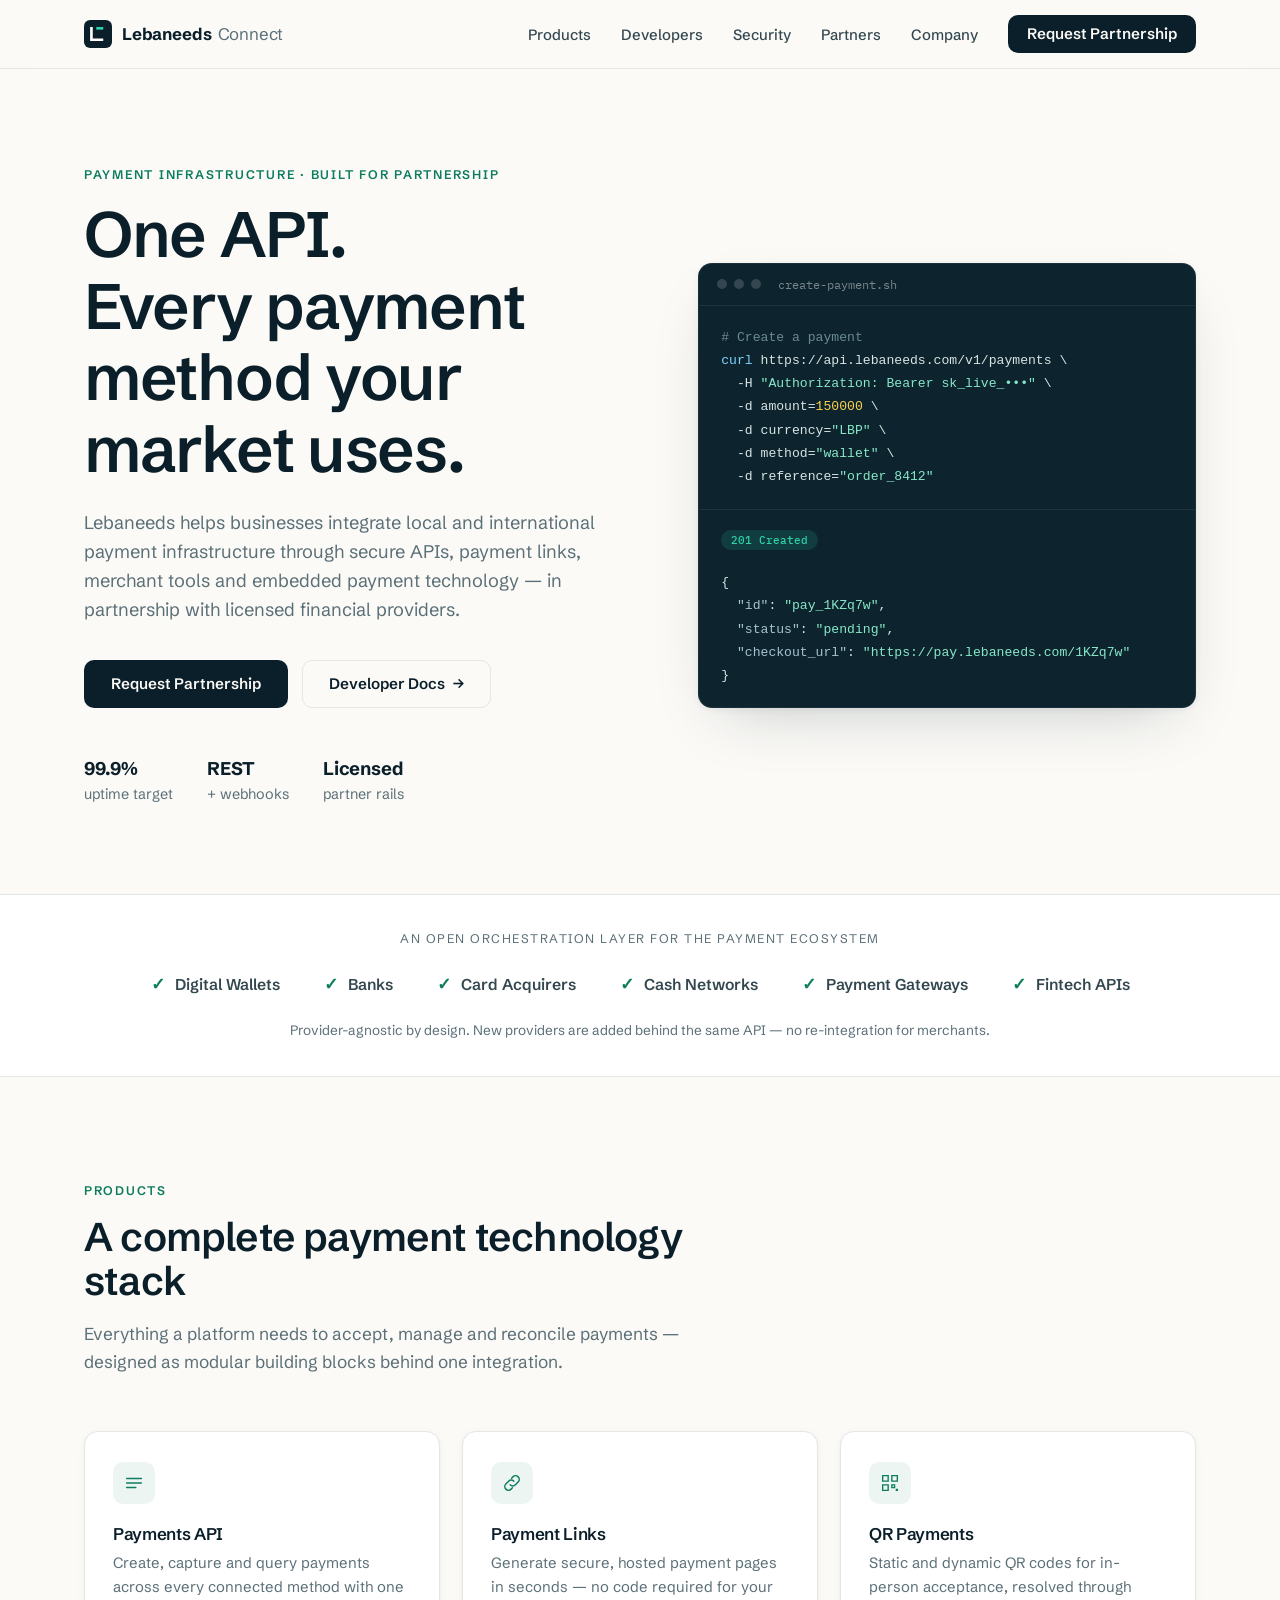
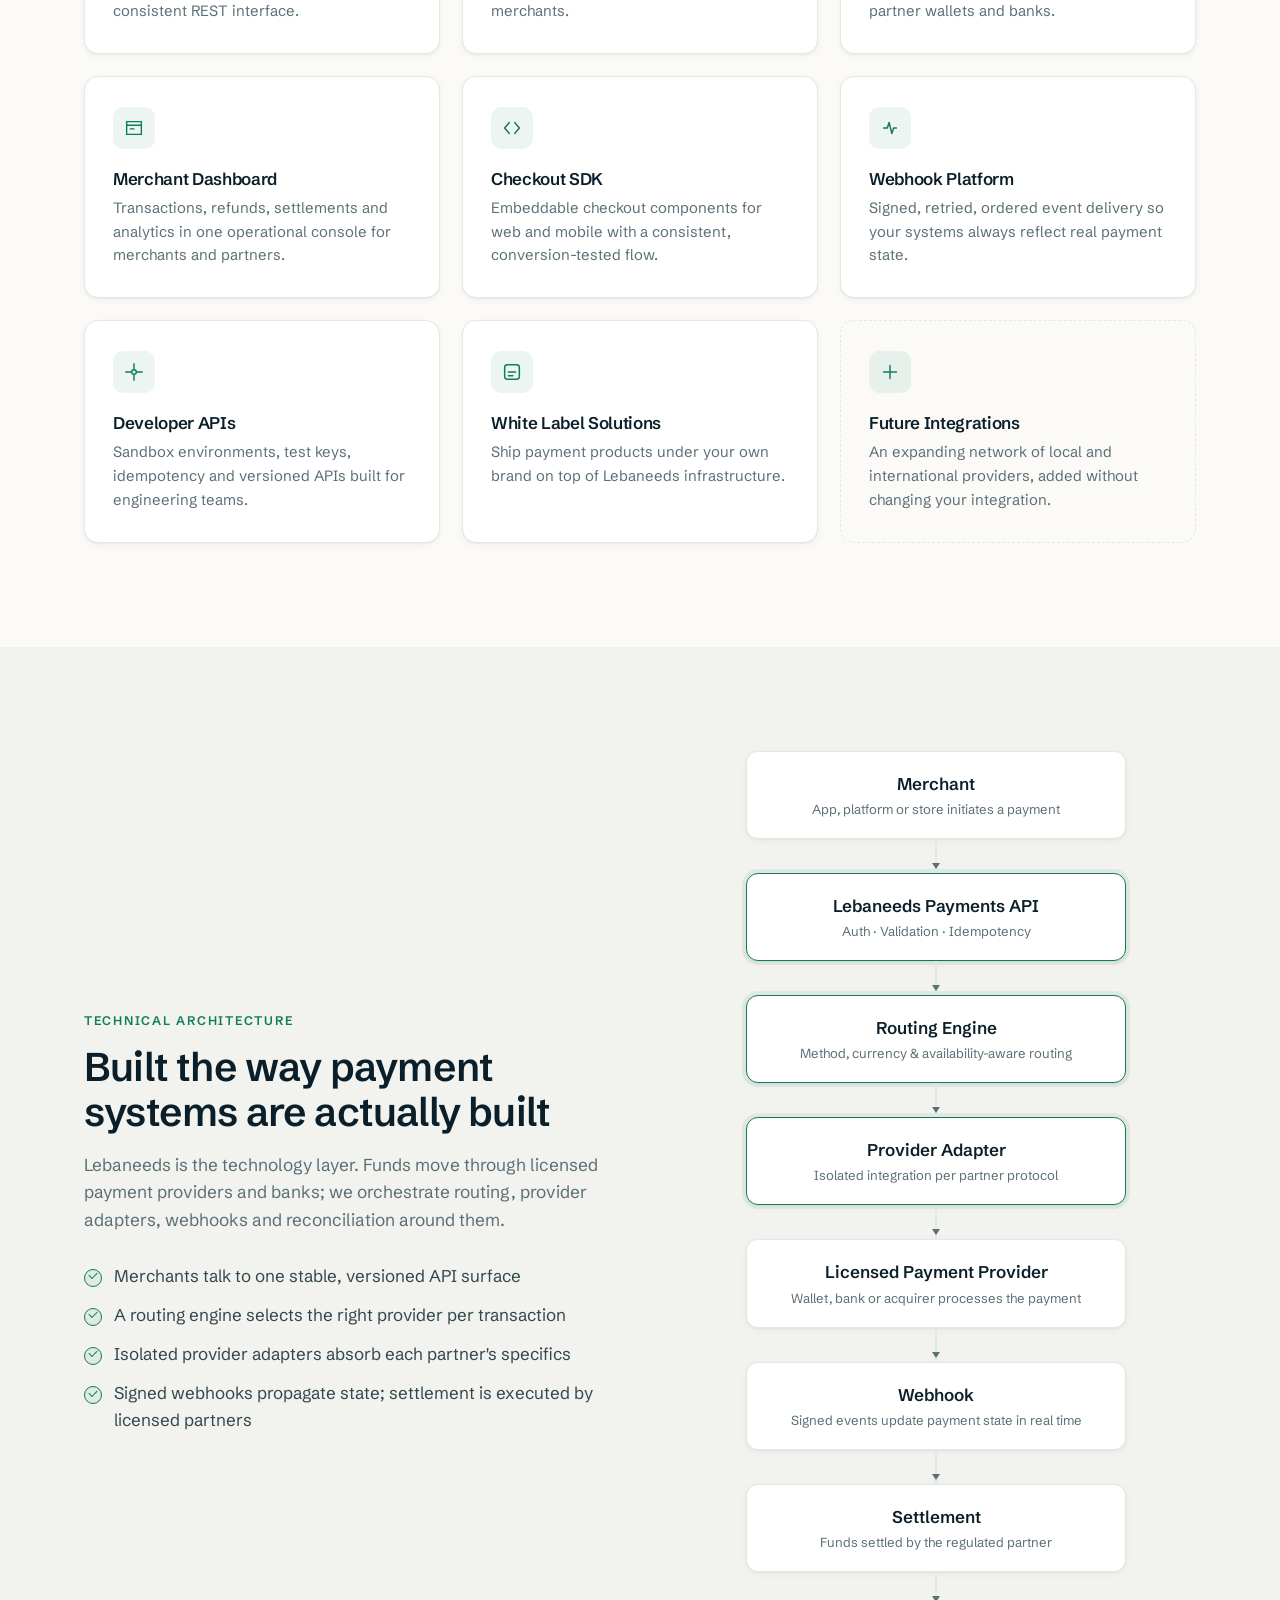
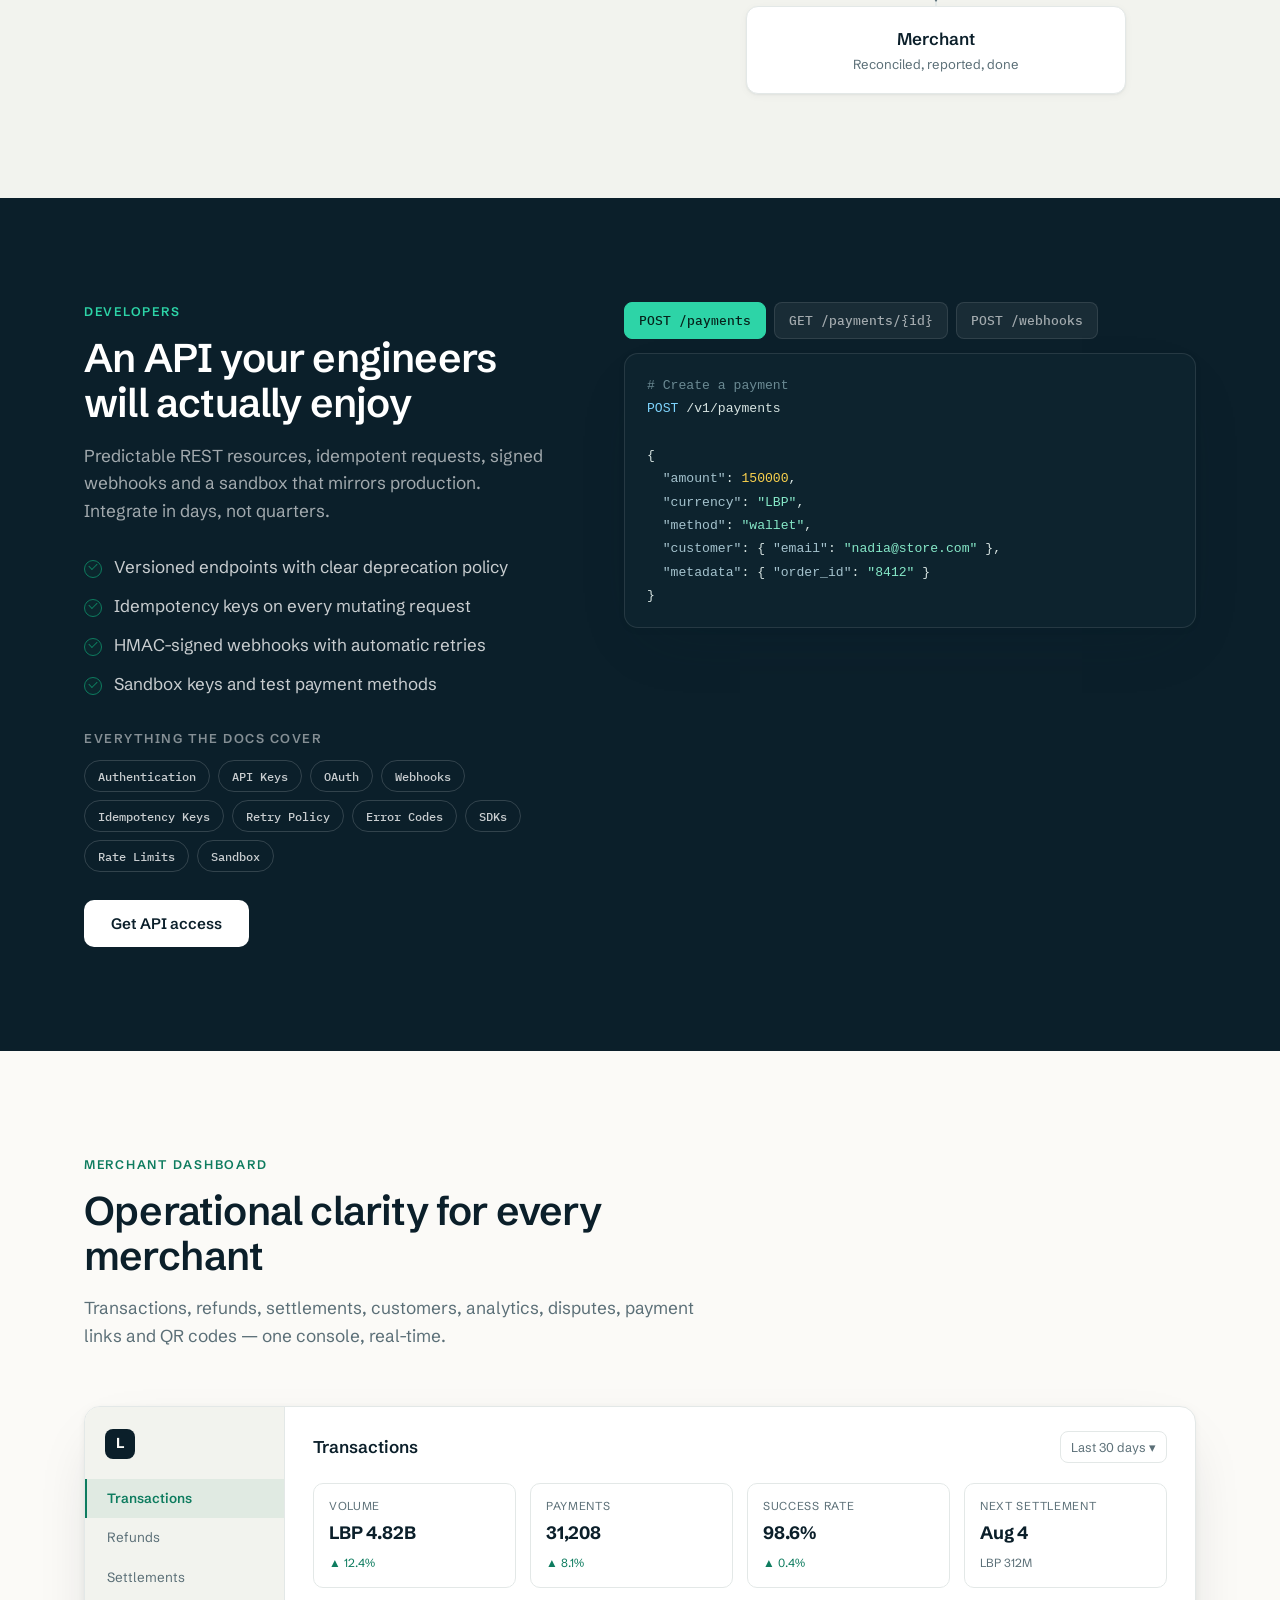
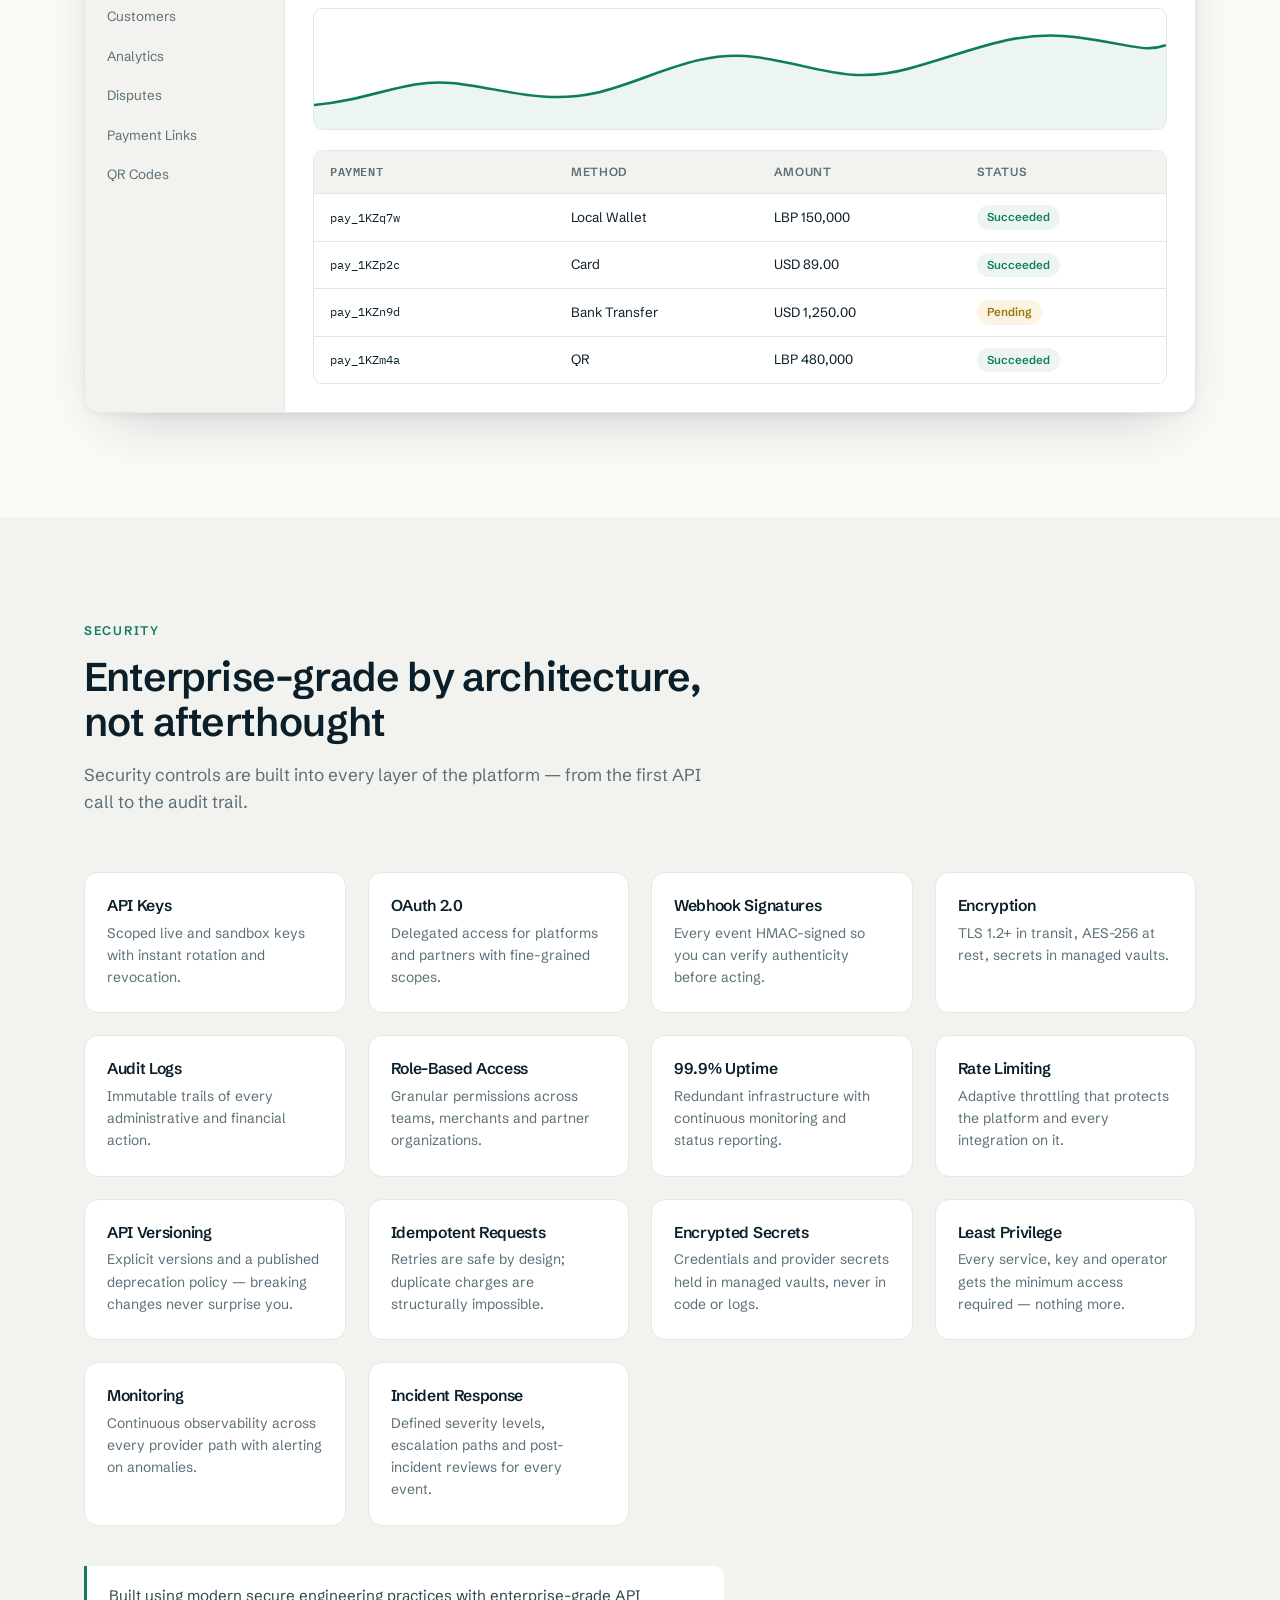
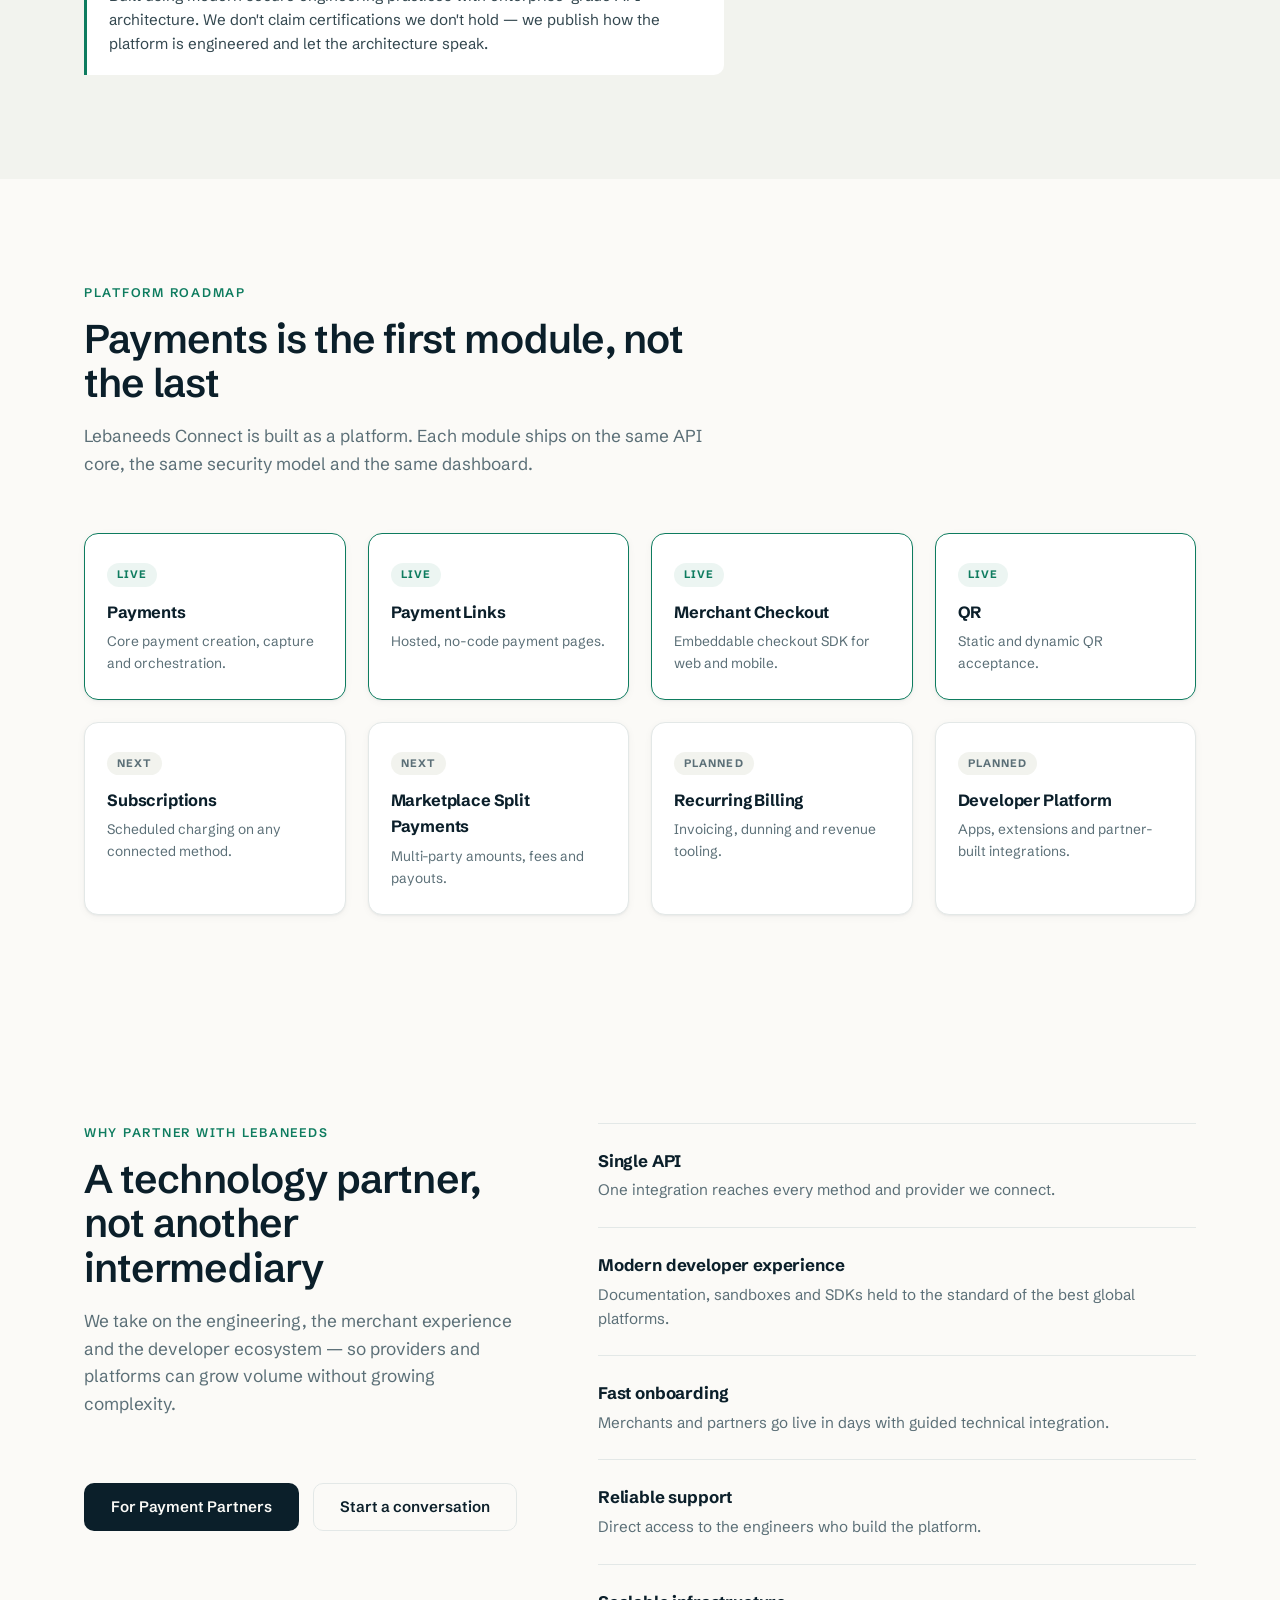
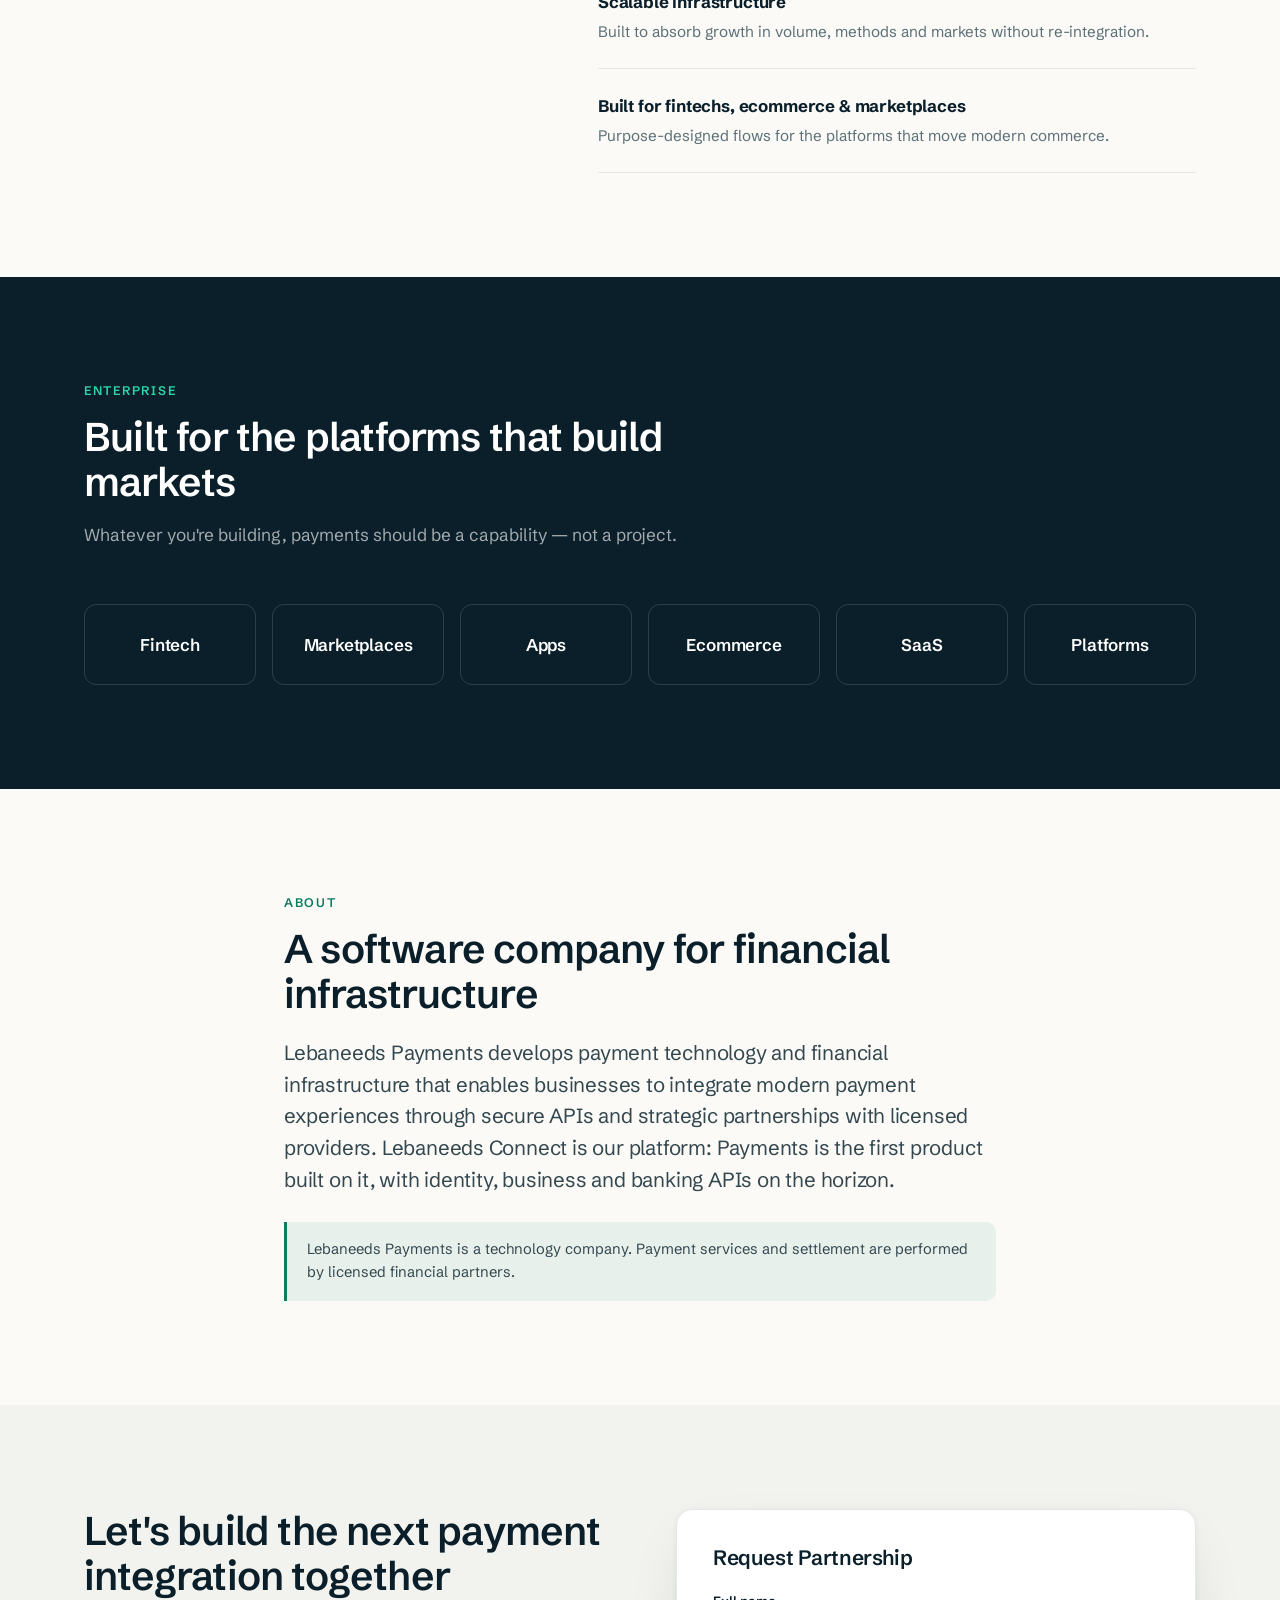
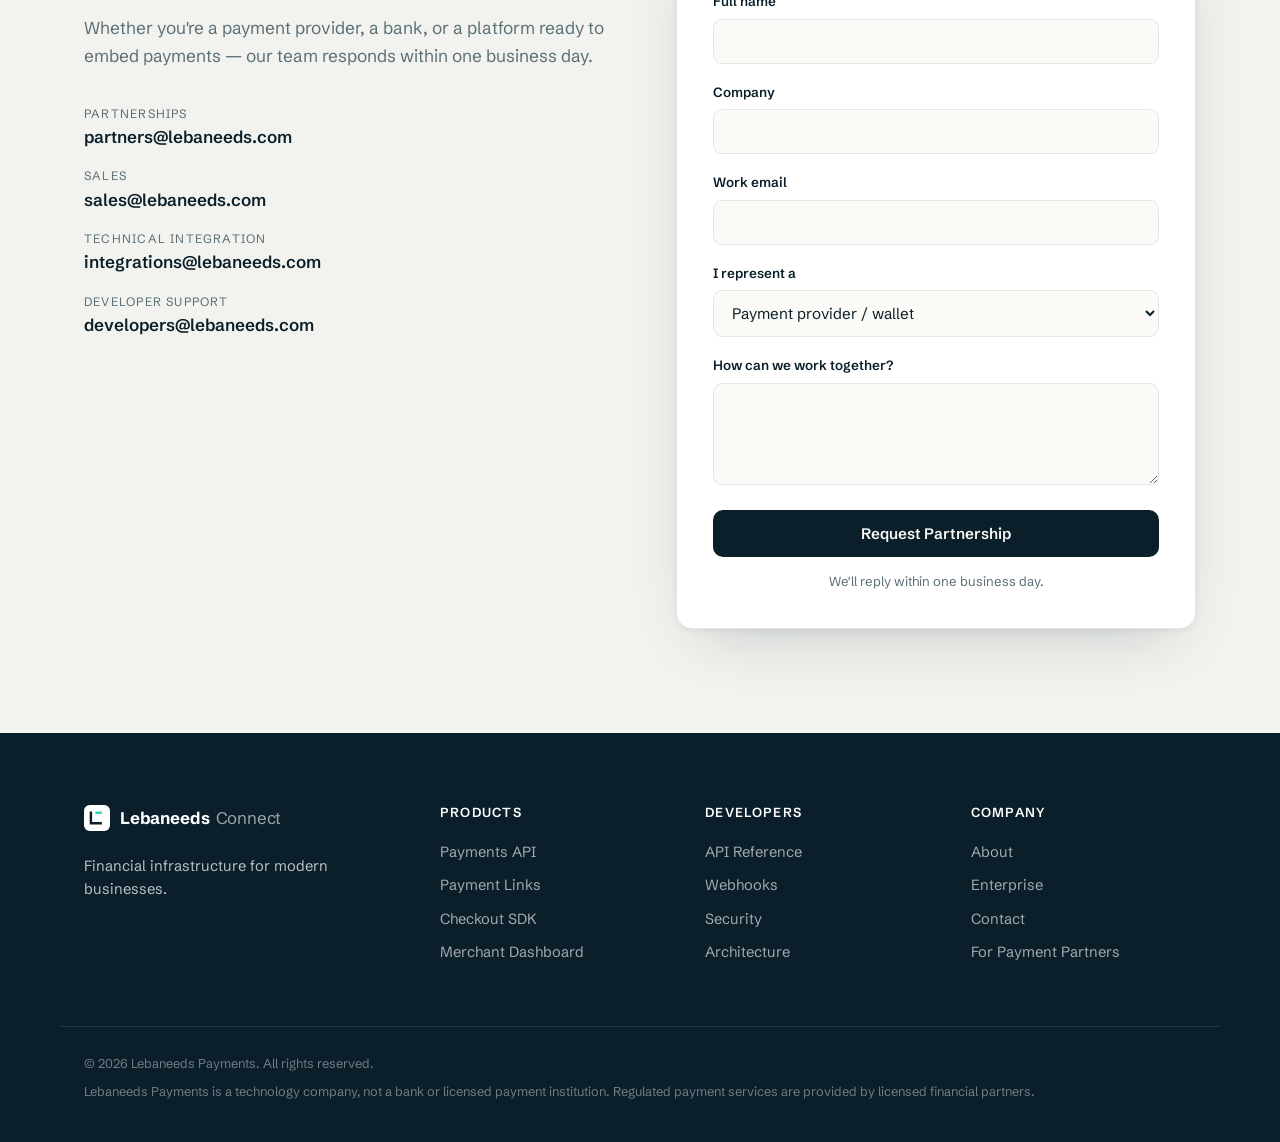
<file: index.html>
<!DOCTYPE html>
<html lang="en">
<head>
<meta charset="UTF-8">
<meta name="viewport" content="width=device-width, initial-scale=1.0">
<title>Lebaneeds Connect — Financial Infrastructure for Modern Businesses</title>
<meta name="description" content="Lebaneeds Connect is the payment infrastructure platform by Lebaneeds Payments. Integrate local and international payment methods through one secure API, in partnership with licensed providers.">
<link rel="preconnect" href="https://fonts.googleapis.com">
<link rel="preconnect" href="https://fonts.gstatic.com" crossorigin>
<link href="https://fonts.googleapis.com/css2?family=Schibsted+Grotesk:wght@400;500;600;700&family=IBM+Plex+Mono:wght@400;500&display=swap" rel="stylesheet">
<link rel="stylesheet" href="styles.css">
<link rel="icon" href="data:image/svg+xml,<svg xmlns='http://www.w3.org/2000/svg' viewBox='0 0 32 32'><rect width='32' height='32' rx='7' fill='%230b1f2a'/><path d='M10 8v13h12v3H7V8h3z' fill='%23ffffff'/><rect x='14' y='8' width='8' height='3' fill='%232dd4a7'/></svg>">
</head>
<body>

<a class="skip-link" href="#main">Skip to content</a>

<header class="site-header" id="top">
  <div class="container header-inner">
    <a class="brand" href="#top" aria-label="Lebaneeds Payments home">
      <span class="brand-mark" aria-hidden="true">
        <svg viewBox="0 0 32 32" width="28" height="28"><rect width="32" height="32" rx="7" fill="var(--ink)"/><path d="M10 8v13h12v3H7V8h3z" fill="#fff"/><rect x="14" y="8" width="8" height="3" fill="var(--accent)"/></svg>
      </span>
      <span class="brand-name">Lebaneeds<span class="brand-sub">Connect</span></span>
    </a>
    <nav class="main-nav" aria-label="Primary">
      <button class="nav-toggle" aria-expanded="false" aria-controls="nav-list">
        <span class="nav-toggle-bar"></span><span class="nav-toggle-bar"></span>
        <span class="visually-hidden">Menu</span>
      </button>
      <ul class="nav-list" id="nav-list">
        <li><a href="#products">Products</a></li>
        <li><a href="#developers">Developers</a></li>
        <li><a href="#security">Security</a></li>
        <li><a href="partners.html">Partners</a></li>
        <li><a href="#about">Company</a></li>
        <li class="nav-cta"><a class="btn btn-primary btn-sm" href="#contact">Request Partnership</a></li>
      </ul>
    </nav>
  </div>
</header>

<main id="main">

  <!-- ============ HERO ============ -->
  <section class="hero">
    <div class="container hero-grid">
      <div class="hero-copy reveal">
        <p class="eyebrow">Payment infrastructure · Built for partnership</p>
        <h1>One API.<br>Every payment method your market uses.</h1>
        <p class="lede">Lebaneeds helps businesses integrate local and international payment infrastructure through secure APIs, payment links, merchant tools and embedded payment technology — in partnership with licensed financial providers.</p>
        <div class="hero-actions">
          <a class="btn btn-primary" href="#contact">Request Partnership</a>
          <a class="btn btn-ghost" href="#developers">Developer Docs <span aria-hidden="true">→</span></a>
        </div>
        <ul class="hero-facts" aria-label="Key facts">
          <li><strong>99.9%</strong> uptime target</li>
          <li><strong>REST</strong> + webhooks</li>
          <li><strong>Licensed</strong> partner rails</li>
        </ul>
      </div>
      <div class="hero-panel reveal delay-1" aria-hidden="true">
        <div class="code-window">
          <div class="code-window-bar">
            <span class="dot"></span><span class="dot"></span><span class="dot"></span>
            <span class="code-window-title">create-payment.sh</span>
          </div>
          <pre class="code"><code><span class="c"># Create a payment</span>
<span class="k">curl</span> https://api.lebaneeds.com/v1/payments \
  -H <span class="s">"Authorization: Bearer sk_live_•••"</span> \
  -d amount=<span class="n">150000</span> \
  -d currency=<span class="s">"LBP"</span> \
  -d method=<span class="s">"wallet"</span> \
  -d reference=<span class="s">"order_8412"</span></code></pre>
          <div class="code-response">
            <span class="badge badge-ok">201 Created</span>
            <pre class="code"><code>{
  <span class="p">"id"</span>: <span class="s">"pay_1KZq7w"</span>,
  <span class="p">"status"</span>: <span class="s">"pending"</span>,
  <span class="p">"checkout_url"</span>: <span class="s">"https://pay.lebaneeds.com/1KZq7w"</span>
}</code></pre>
          </div>
        </div>
      </div>
    </div>
  </section>

  <!-- ============ INTEGRATION ECOSYSTEM ============ -->
  <section class="integrations" aria-label="Integration ecosystem" id="ecosystem">
    <div class="container">
      <p class="strip-label">An open orchestration layer for the payment ecosystem</p>
      <ul class="method-strip">
        <li><span class="method-icon" aria-hidden="true">✓</span>Digital Wallets</li>
        <li><span class="method-icon" aria-hidden="true">✓</span>Banks</li>
        <li><span class="method-icon" aria-hidden="true">✓</span>Card Acquirers</li>
        <li><span class="method-icon" aria-hidden="true">✓</span>Cash Networks</li>
        <li><span class="method-icon" aria-hidden="true">✓</span>Payment Gateways</li>
        <li><span class="method-icon" aria-hidden="true">✓</span>Fintech APIs</li>
      </ul>
      <p class="strip-note">Provider-agnostic by design. New providers are added behind the same API — no re-integration for merchants.</p>
    </div>
  </section>

  <!-- ============ PRODUCTS ============ -->
  <section class="section" id="products">
    <div class="container">
      <div class="section-head reveal">
        <p class="eyebrow">Products</p>
        <h2>A complete payment technology stack</h2>
        <p class="section-lede">Everything a platform needs to accept, manage and reconcile payments — designed as modular building blocks behind one integration.</p>
      </div>
      <div class="card-grid">
        <article class="card reveal">
          <div class="card-icon" aria-hidden="true"><svg viewBox="0 0 24 24"><path d="M4 7h16M4 12h16M4 17h10" stroke="currentColor" stroke-width="1.6" stroke-linecap="round"/></svg></div>
          <h3>Payments API</h3>
          <p>Create, capture and query payments across every connected method with one consistent REST interface.</p>
        </article>
        <article class="card reveal">
          <div class="card-icon" aria-hidden="true"><svg viewBox="0 0 24 24"><path d="M10 14a4 4 0 005.7 0l3-3a4 4 0 00-5.7-5.7l-1.4 1.5M14 10a4 4 0 00-5.7 0l-3 3a4 4 0 005.7 5.7l1.4-1.5" stroke="currentColor" stroke-width="1.6" stroke-linecap="round" fill="none"/></svg></div>
          <h3>Payment Links</h3>
          <p>Generate secure, hosted payment pages in seconds — no code required for your merchants.</p>
        </article>
        <article class="card reveal">
          <div class="card-icon" aria-hidden="true"><svg viewBox="0 0 24 24"><path d="M4 4h6v6H4zM14 4h6v6h-6zM4 14h6v6H4zM14 14h3v3h-3zM19 19h1v1h-1z" stroke="currentColor" stroke-width="1.5" fill="none"/></svg></div>
          <h3>QR Payments</h3>
          <p>Static and dynamic QR codes for in-person acceptance, resolved through partner wallets and banks.</p>
        </article>
        <article class="card reveal">
          <div class="card-icon" aria-hidden="true"><svg viewBox="0 0 24 24"><path d="M4 5h16v14H4zM4 9h16M8 13h4" stroke="currentColor" stroke-width="1.5" fill="none" stroke-linecap="round"/></svg></div>
          <h3>Merchant Dashboard</h3>
          <p>Transactions, refunds, settlements and analytics in one operational console for merchants and partners.</p>
        </article>
        <article class="card reveal">
          <div class="card-icon" aria-hidden="true"><svg viewBox="0 0 24 24"><path d="M9 6l-5 6 5 6M15 6l5 6-5 6" stroke="currentColor" stroke-width="1.6" fill="none" stroke-linecap="round" stroke-linejoin="round"/></svg></div>
          <h3>Checkout SDK</h3>
          <p>Embeddable checkout components for web and mobile with a consistent, conversion-tested flow.</p>
        </article>
        <article class="card reveal">
          <div class="card-icon" aria-hidden="true"><svg viewBox="0 0 24 24"><path d="M5 12h4l2-6 3 12 2-6h3" stroke="currentColor" stroke-width="1.6" fill="none" stroke-linecap="round" stroke-linejoin="round"/></svg></div>
          <h3>Webhook Platform</h3>
          <p>Signed, retried, ordered event delivery so your systems always reflect real payment state.</p>
        </article>
        <article class="card reveal">
          <div class="card-icon" aria-hidden="true"><svg viewBox="0 0 24 24"><path d="M12 3v6m0 6v6M3 12h6m6 0h6" stroke="currentColor" stroke-width="1.6" stroke-linecap="round"/><circle cx="12" cy="12" r="2.5" stroke="currentColor" stroke-width="1.6" fill="none"/></svg></div>
          <h3>Developer APIs</h3>
          <p>Sandbox environments, test keys, idempotency and versioned APIs built for engineering teams.</p>
        </article>
        <article class="card reveal">
          <div class="card-icon" aria-hidden="true"><svg viewBox="0 0 24 24"><rect x="4" y="4" width="16" height="16" rx="3" stroke="currentColor" stroke-width="1.6" fill="none"/><path d="M8 12h8M8 16h5" stroke="currentColor" stroke-width="1.6" stroke-linecap="round"/></svg></div>
          <h3>White Label Solutions</h3>
          <p>Ship payment products under your own brand on top of Lebaneeds infrastructure.</p>
        </article>
        <article class="card card-outline reveal">
          <div class="card-icon" aria-hidden="true"><svg viewBox="0 0 24 24"><path d="M12 5v14M5 12h14" stroke="currentColor" stroke-width="1.6" stroke-linecap="round"/></svg></div>
          <h3>Future Integrations</h3>
          <p>An expanding network of local and international providers, added without changing your integration.</p>
        </article>
      </div>
    </div>
  </section>

  <!-- ============ ARCHITECTURE ============ -->
  <section class="section section-tint" id="architecture">
    <div class="container arch-grid">
      <div class="arch-copy reveal">
        <p class="eyebrow">Technical architecture</p>
        <h2>Built the way payment systems are actually built</h2>
        <p class="section-lede">Lebaneeds is the technology layer. Funds move through licensed payment providers and banks; we orchestrate routing, provider adapters, webhooks and reconciliation around them.</p>
        <ul class="check-list">
          <li>Merchants talk to one stable, versioned API surface</li>
          <li>A routing engine selects the right provider per transaction</li>
          <li>Isolated provider adapters absorb each partner's specifics</li>
          <li>Signed webhooks propagate state; settlement is executed by licensed partners</li>
        </ul>
      </div>
      <div class="arch-diagram reveal delay-1" role="img" aria-label="Payment flow: Merchant calls the Lebaneeds Payments API, the routing engine selects a provider adapter, the licensed payment provider processes the payment, webhooks report state, settlement is executed by the licensed partner, and funds reach the merchant.">
        <div class="arch-node">
          <span class="arch-node-label">Merchant</span>
          <span class="arch-node-sub">App, platform or store initiates a payment</span>
        </div>
        <div class="arch-arrow" aria-hidden="true"><span></span></div>
        <div class="arch-node arch-node-core">
          <span class="arch-node-label">Lebaneeds Payments API</span>
          <span class="arch-node-sub">Auth · Validation · Idempotency</span>
        </div>
        <div class="arch-arrow" aria-hidden="true"><span></span></div>
        <div class="arch-node arch-node-core">
          <span class="arch-node-label">Routing Engine</span>
          <span class="arch-node-sub">Method, currency &amp; availability-aware routing</span>
        </div>
        <div class="arch-arrow" aria-hidden="true"><span></span></div>
        <div class="arch-node arch-node-core">
          <span class="arch-node-label">Provider Adapter</span>
          <span class="arch-node-sub">Isolated integration per partner protocol</span>
        </div>
        <div class="arch-arrow" aria-hidden="true"><span></span></div>
        <div class="arch-node">
          <span class="arch-node-label">Licensed Payment Provider</span>
          <span class="arch-node-sub">Wallet, bank or acquirer processes the payment</span>
        </div>
        <div class="arch-arrow" aria-hidden="true"><span></span></div>
        <div class="arch-node">
          <span class="arch-node-label">Webhook</span>
          <span class="arch-node-sub">Signed events update payment state in real time</span>
        </div>
        <div class="arch-arrow" aria-hidden="true"><span></span></div>
        <div class="arch-node">
          <span class="arch-node-label">Settlement</span>
          <span class="arch-node-sub">Funds settled by the regulated partner</span>
        </div>
        <div class="arch-arrow" aria-hidden="true"><span></span></div>
        <div class="arch-node">
          <span class="arch-node-label">Merchant</span>
          <span class="arch-node-sub">Reconciled, reported, done</span>
        </div>
      </div>
    </div>
  </section>

  <!-- ============ DEVELOPERS ============ -->
  <section class="section section-dark" id="developers">
    <div class="container dev-grid">
      <div class="dev-copy reveal">
        <p class="eyebrow eyebrow-light">Developers</p>
        <h2>An API your engineers will actually enjoy</h2>
        <p class="section-lede">Predictable REST resources, idempotent requests, signed webhooks and a sandbox that mirrors production. Integrate in days, not quarters.</p>
        <ul class="check-list check-list-light">
          <li>Versioned endpoints with clear deprecation policy</li>
          <li>Idempotency keys on every mutating request</li>
          <li>HMAC-signed webhooks with automatic retries</li>
          <li>Sandbox keys and test payment methods</li>
        </ul>
        <h3 class="dev-subhead">Everything the docs cover</h3>
        <ul class="chip-list" aria-label="Developer platform capabilities">
          <li>Authentication</li><li>API Keys</li><li>OAuth</li><li>Webhooks</li>
          <li>Idempotency Keys</li><li>Retry Policy</li><li>Error Codes</li>
          <li>SDKs</li><li>Rate Limits</li><li>Sandbox</li>
        </ul>
        <a class="btn btn-light" href="#contact">Get API access</a>
      </div>
      <div class="dev-panel reveal delay-1">
        <div class="tabs" role="tablist" aria-label="API examples">
          <button class="tab is-active" role="tab" aria-selected="true" aria-controls="tab-create" id="tabbtn-create">POST /payments</button>
          <button class="tab" role="tab" aria-selected="false" aria-controls="tab-get" id="tabbtn-get" tabindex="-1">GET /payments/{id}</button>
          <button class="tab" role="tab" aria-selected="false" aria-controls="tab-hook" id="tabbtn-hook" tabindex="-1">POST /webhooks</button>
        </div>
        <div class="code-window code-window-dark">
          <div class="tab-panel" id="tab-create" role="tabpanel" aria-labelledby="tabbtn-create">
<pre class="code"><code><span class="c"># Create a payment</span>
<span class="k">POST</span> /v1/payments

{
  <span class="p">"amount"</span>: <span class="n">150000</span>,
  <span class="p">"currency"</span>: <span class="s">"LBP"</span>,
  <span class="p">"method"</span>: <span class="s">"wallet"</span>,
  <span class="p">"customer"</span>: { <span class="p">"email"</span>: <span class="s">"nadia@store.com"</span> },
  <span class="p">"metadata"</span>: { <span class="p">"order_id"</span>: <span class="s">"8412"</span> }
}</code></pre>
          </div>
          <div class="tab-panel" id="tab-get" role="tabpanel" aria-labelledby="tabbtn-get" hidden>
<pre class="code"><code><span class="c"># Retrieve a payment</span>
<span class="k">GET</span> /v1/payments/pay_1KZq7w

{
  <span class="p">"id"</span>: <span class="s">"pay_1KZq7w"</span>,
  <span class="p">"status"</span>: <span class="s">"succeeded"</span>,
  <span class="p">"amount"</span>: <span class="n">150000</span>,
  <span class="p">"settled_at"</span>: <span class="s">"2026-08-02T14:03:12Z"</span>
}</code></pre>
          </div>
          <div class="tab-panel" id="tab-hook" role="tabpanel" aria-labelledby="tabbtn-hook" hidden>
<pre class="code"><code><span class="c"># Register a webhook endpoint</span>
<span class="k">POST</span> /v1/webhooks

{
  <span class="p">"url"</span>: <span class="s">"https://api.store.com/hooks/leb"</span>,
  <span class="p">"events"</span>: [<span class="s">"payment.succeeded"</span>,
             <span class="s">"payment.failed"</span>],
  <span class="p">"signing"</span>: <span class="s">"hmac-sha256"</span>
}</code></pre>
          </div>
        </div>
      </div>
    </div>
  </section>

  <!-- ============ DASHBOARD ============ -->
  <section class="section" id="dashboard">
    <div class="container">
      <div class="section-head reveal">
        <p class="eyebrow">Merchant Dashboard</p>
        <h2>Operational clarity for every merchant</h2>
        <p class="section-lede">Transactions, refunds, settlements, customers, analytics, disputes, payment links and QR codes — one console, real-time.</p>
      </div>
      <div class="dash reveal delay-1" role="img" aria-label="Mockup of the Lebaneeds merchant dashboard showing payment volume, transactions and settlement figures.">
        <div class="dash-side" aria-hidden="true">
          <div class="dash-logo">L</div>
          <ul>
            <li class="is-active">Transactions</li>
            <li>Refunds</li>
            <li>Settlements</li>
            <li>Customers</li>
            <li>Analytics</li>
            <li>Disputes</li>
            <li>Payment Links</li>
            <li>QR Codes</li>
          </ul>
        </div>
        <div class="dash-main" aria-hidden="true">
          <div class="dash-topbar">
            <span class="dash-title">Transactions</span>
            <span class="dash-range">Last 30 days ▾</span>
          </div>
          <div class="dash-stats">
            <div class="stat"><span class="stat-label">Volume</span><span class="stat-value">LBP 4.82B</span><span class="stat-delta up">▲ 12.4%</span></div>
            <div class="stat"><span class="stat-label">Payments</span><span class="stat-value">31,208</span><span class="stat-delta up">▲ 8.1%</span></div>
            <div class="stat"><span class="stat-label">Success rate</span><span class="stat-value">98.6%</span><span class="stat-delta up">▲ 0.4%</span></div>
            <div class="stat"><span class="stat-label">Next settlement</span><span class="stat-value">Aug 4</span><span class="stat-delta">LBP 312M</span></div>
          </div>
          <div class="dash-chart">
            <svg viewBox="0 0 560 120" preserveAspectRatio="none">
              <path d="M0 96 C40 90 60 70 90 74 S150 96 185 84 S250 40 290 48 S350 76 390 60 S460 20 500 28 S545 44 560 36" fill="none" stroke="var(--accent-deep)" stroke-width="2.5"/>
              <path d="M0 96 C40 90 60 70 90 74 S150 96 185 84 S250 40 290 48 S350 76 390 60 S460 20 500 28 S545 44 560 36 V120 H0 Z" fill="var(--accent-wash)"/>
            </svg>
          </div>
          <div class="dash-table">
            <div class="dash-row dash-row-head"><span>Payment</span><span>Method</span><span>Amount</span><span>Status</span></div>
            <div class="dash-row"><span>pay_1KZq7w</span><span>Local Wallet</span><span>LBP 150,000</span><span class="pill pill-ok">Succeeded</span></div>
            <div class="dash-row"><span>pay_1KZp2c</span><span>Card</span><span>USD 89.00</span><span class="pill pill-ok">Succeeded</span></div>
            <div class="dash-row"><span>pay_1KZn9d</span><span>Bank Transfer</span><span>USD 1,250.00</span><span class="pill pill-pending">Pending</span></div>
            <div class="dash-row"><span>pay_1KZm4a</span><span>QR</span><span>LBP 480,000</span><span class="pill pill-ok">Succeeded</span></div>
          </div>
        </div>
      </div>
    </div>
  </section>

  <!-- ============ SECURITY ============ -->
  <section class="section section-tint" id="security">
    <div class="container">
      <div class="section-head reveal">
        <p class="eyebrow">Security</p>
        <h2>Enterprise-grade by architecture, not afterthought</h2>
        <p class="section-lede">Security controls are built into every layer of the platform — from the first API call to the audit trail.</p>
      </div>
      <div class="sec-grid">
        <div class="sec-item reveal"><h3>API Keys</h3><p>Scoped live and sandbox keys with instant rotation and revocation.</p></div>
        <div class="sec-item reveal"><h3>OAuth 2.0</h3><p>Delegated access for platforms and partners with fine-grained scopes.</p></div>
        <div class="sec-item reveal"><h3>Webhook Signatures</h3><p>Every event HMAC-signed so you can verify authenticity before acting.</p></div>
        <div class="sec-item reveal"><h3>Encryption</h3><p>TLS 1.2+ in transit, AES-256 at rest, secrets in managed vaults.</p></div>
        <div class="sec-item reveal"><h3>Audit Logs</h3><p>Immutable trails of every administrative and financial action.</p></div>
        <div class="sec-item reveal"><h3>Role-Based Access</h3><p>Granular permissions across teams, merchants and partner organizations.</p></div>
        <div class="sec-item reveal"><h3>99.9% Uptime</h3><p>Redundant infrastructure with continuous monitoring and status reporting.</p></div>
        <div class="sec-item reveal"><h3>Rate Limiting</h3><p>Adaptive throttling that protects the platform and every integration on it.</p></div>
        <div class="sec-item reveal"><h3>API Versioning</h3><p>Explicit versions and a published deprecation policy — breaking changes never surprise you.</p></div>
        <div class="sec-item reveal"><h3>Idempotent Requests</h3><p>Retries are safe by design; duplicate charges are structurally impossible.</p></div>
        <div class="sec-item reveal"><h3>Encrypted Secrets</h3><p>Credentials and provider secrets held in managed vaults, never in code or logs.</p></div>
        <div class="sec-item reveal"><h3>Least Privilege</h3><p>Every service, key and operator gets the minimum access required — nothing more.</p></div>
        <div class="sec-item reveal"><h3>Monitoring</h3><p>Continuous observability across every provider path with alerting on anomalies.</p></div>
        <div class="sec-item reveal"><h3>Incident Response</h3><p>Defined severity levels, escalation paths and post-incident reviews for every event.</p></div>
      </div>
      <p class="trust-note reveal">Built using modern secure engineering practices with enterprise-grade API architecture. We don't claim certifications we don't hold — we publish how the platform is engineered and let the architecture speak.</p>
    </div>
  </section>

  <!-- ============ ROADMAP ============ -->
  <section class="section" id="roadmap">
    <div class="container">
      <div class="section-head reveal">
        <p class="eyebrow">Platform roadmap</p>
        <h2>Payments is the first module, not the last</h2>
        <p class="section-lede">Lebaneeds Connect is built as a platform. Each module ships on the same API core, the same security model and the same dashboard.</p>
      </div>
      <ol class="roadmap">
        <li class="reveal is-live"><span class="roadmap-status">Live</span><strong>Payments</strong><p>Core payment creation, capture and orchestration.</p></li>
        <li class="reveal is-live"><span class="roadmap-status">Live</span><strong>Payment Links</strong><p>Hosted, no-code payment pages.</p></li>
        <li class="reveal is-live"><span class="roadmap-status">Live</span><strong>Merchant Checkout</strong><p>Embeddable checkout SDK for web and mobile.</p></li>
        <li class="reveal is-live"><span class="roadmap-status">Live</span><strong>QR</strong><p>Static and dynamic QR acceptance.</p></li>
        <li class="reveal"><span class="roadmap-status">Next</span><strong>Subscriptions</strong><p>Scheduled charging on any connected method.</p></li>
        <li class="reveal"><span class="roadmap-status">Next</span><strong>Marketplace Split Payments</strong><p>Multi-party amounts, fees and payouts.</p></li>
        <li class="reveal"><span class="roadmap-status">Planned</span><strong>Recurring Billing</strong><p>Invoicing, dunning and revenue tooling.</p></li>
        <li class="reveal"><span class="roadmap-status">Planned</span><strong>Developer Platform</strong><p>Apps, extensions and partner-built integrations.</p></li>
      </ol>
    </div>
  </section>

  <!-- ============ WHY PARTNER ============ -->
  <section class="section" id="why">
    <div class="container why-grid">
      <div class="why-copy reveal">
        <p class="eyebrow">Why partner with Lebaneeds</p>
        <h2>A technology partner, not another intermediary</h2>
        <p class="section-lede">We take on the engineering, the merchant experience and the developer ecosystem — so providers and platforms can grow volume without growing complexity.</p>
        <div class="hero-actions">
          <a class="btn btn-primary" href="partners.html">For Payment Partners</a>
          <a class="btn btn-ghost" href="#contact">Start a conversation</a>
        </div>
      </div>
      <ul class="why-list">
        <li class="reveal"><strong>Single API</strong>One integration reaches every method and provider we connect.</li>
        <li class="reveal"><strong>Modern developer experience</strong>Documentation, sandboxes and SDKs held to the standard of the best global platforms.</li>
        <li class="reveal"><strong>Fast onboarding</strong>Merchants and partners go live in days with guided technical integration.</li>
        <li class="reveal"><strong>Reliable support</strong>Direct access to the engineers who build the platform.</li>
        <li class="reveal"><strong>Scalable infrastructure</strong>Built to absorb growth in volume, methods and markets without re-integration.</li>
        <li class="reveal"><strong>Built for fintechs, ecommerce &amp; marketplaces</strong>Purpose-designed flows for the platforms that move modern commerce.</li>
      </ul>
    </div>
  </section>

  <!-- ============ ENTERPRISE ============ -->
  <section class="section section-dark" id="enterprise">
    <div class="container">
      <div class="section-head reveal">
        <p class="eyebrow eyebrow-light">Enterprise</p>
        <h2>Built for the platforms that build markets</h2>
        <p class="section-lede">Whatever you're building, payments should be a capability — not a project.</p>
      </div>
      <ul class="built-for">
        <li class="reveal">Fintech</li>
        <li class="reveal">Marketplaces</li>
        <li class="reveal">Apps</li>
        <li class="reveal">Ecommerce</li>
        <li class="reveal">SaaS</li>
        <li class="reveal">Platforms</li>
      </ul>
    </div>
  </section>

  <!-- ============ ABOUT ============ -->
  <section class="section" id="about">
    <div class="container about-inner reveal">
      <p class="eyebrow">About</p>
      <h2>A software company for financial infrastructure</h2>
      <p class="about-text">Lebaneeds Payments develops payment technology and financial infrastructure that enables businesses to integrate modern payment experiences through secure APIs and strategic partnerships with licensed providers. Lebaneeds Connect is our platform: Payments is the first product built on it, with identity, business and banking APIs on the horizon.</p>
      <p class="about-note">Lebaneeds Payments is a technology company. Payment services and settlement are performed by licensed financial partners.</p>
    </div>
  </section>

  <!-- ============ CONTACT ============ -->
  <section class="section section-cta" id="contact">
    <div class="container cta-grid">
      <div class="cta-copy reveal">
        <h2>Let's build the next payment integration together</h2>
        <p class="section-lede">Whether you're a payment provider, a bank, or a platform ready to embed payments — our team responds within one business day.</p>
        <ul class="contact-list">
          <li><span class="contact-label">Partnerships</span><a href="mailto:partners@lebaneeds.com">partners@lebaneeds.com</a></li>
          <li><span class="contact-label">Sales</span><a href="mailto:sales@lebaneeds.com">sales@lebaneeds.com</a></li>
          <li><span class="contact-label">Technical Integration</span><a href="mailto:integrations@lebaneeds.com">integrations@lebaneeds.com</a></li>
          <li><span class="contact-label">Developer Support</span><a href="mailto:developers@lebaneeds.com">developers@lebaneeds.com</a></li>
        </ul>
      </div>
      <form class="cta-form reveal delay-1" action="mailto:partners@lebaneeds.com" method="post" enctype="text/plain">
        <h3>Request Partnership</h3>
        <div class="field">
          <label for="f-name">Full name</label>
          <input id="f-name" name="name" type="text" autocomplete="name" required>
        </div>
        <div class="field">
          <label for="f-company">Company</label>
          <input id="f-company" name="company" type="text" autocomplete="organization" required>
        </div>
        <div class="field">
          <label for="f-email">Work email</label>
          <input id="f-email" name="email" type="email" autocomplete="email" required>
        </div>
        <div class="field">
          <label for="f-type">I represent a</label>
          <select id="f-type" name="type">
            <option>Payment provider / wallet</option>
            <option>Bank</option>
            <option>Fintech</option>
            <option>Ecommerce / marketplace</option>
            <option>Other platform</option>
          </select>
        </div>
        <div class="field">
          <label for="f-msg">How can we work together?</label>
          <textarea id="f-msg" name="message" rows="4"></textarea>
        </div>
        <button class="btn btn-primary btn-block" type="submit">Request Partnership</button>
        <p class="form-note">We'll reply within one business day.</p>
      </form>
    </div>
  </section>

</main>

<footer class="site-footer">
  <div class="container footer-grid">
    <div class="footer-brand">
      <a class="brand" href="#top" aria-label="Lebaneeds Payments home">
        <span class="brand-mark" aria-hidden="true">
          <svg viewBox="0 0 32 32" width="26" height="26"><rect width="32" height="32" rx="7" fill="#fff"/><path d="M10 8v13h12v3H7V8h3z" fill="var(--ink)"/><rect x="14" y="8" width="8" height="3" fill="var(--accent)"/></svg>
        </span>
        <span class="brand-name brand-name-light">Lebaneeds<span class="brand-sub">Connect</span></span>
      </a>
      <p>Financial infrastructure for modern businesses.</p>
    </div>
    <nav class="footer-col" aria-label="Products">
      <h4>Products</h4>
      <a href="#products">Payments API</a>
      <a href="#products">Payment Links</a>
      <a href="#products">Checkout SDK</a>
      <a href="#dashboard">Merchant Dashboard</a>
    </nav>
    <nav class="footer-col" aria-label="Developers">
      <h4>Developers</h4>
      <a href="#developers">API Reference</a>
      <a href="#developers">Webhooks</a>
      <a href="#security">Security</a>
      <a href="#architecture">Architecture</a>
    </nav>
    <nav class="footer-col" aria-label="Company">
      <h4>Company</h4>
      <a href="#about">About</a>
      <a href="#enterprise">Enterprise</a>
      <a href="#contact">Contact</a>
      <a href="partners.html">For Payment Partners</a>
    </nav>
  </div>
  <div class="container footer-legal">
    <p>© 2026 Lebaneeds Payments. All rights reserved.</p>
    <p>Lebaneeds Payments is a technology company, not a bank or licensed payment institution. Regulated payment services are provided by licensed financial partners.</p>
  </div>
</footer>

<script src="script.js"></script>
</body>
</html>
</file>
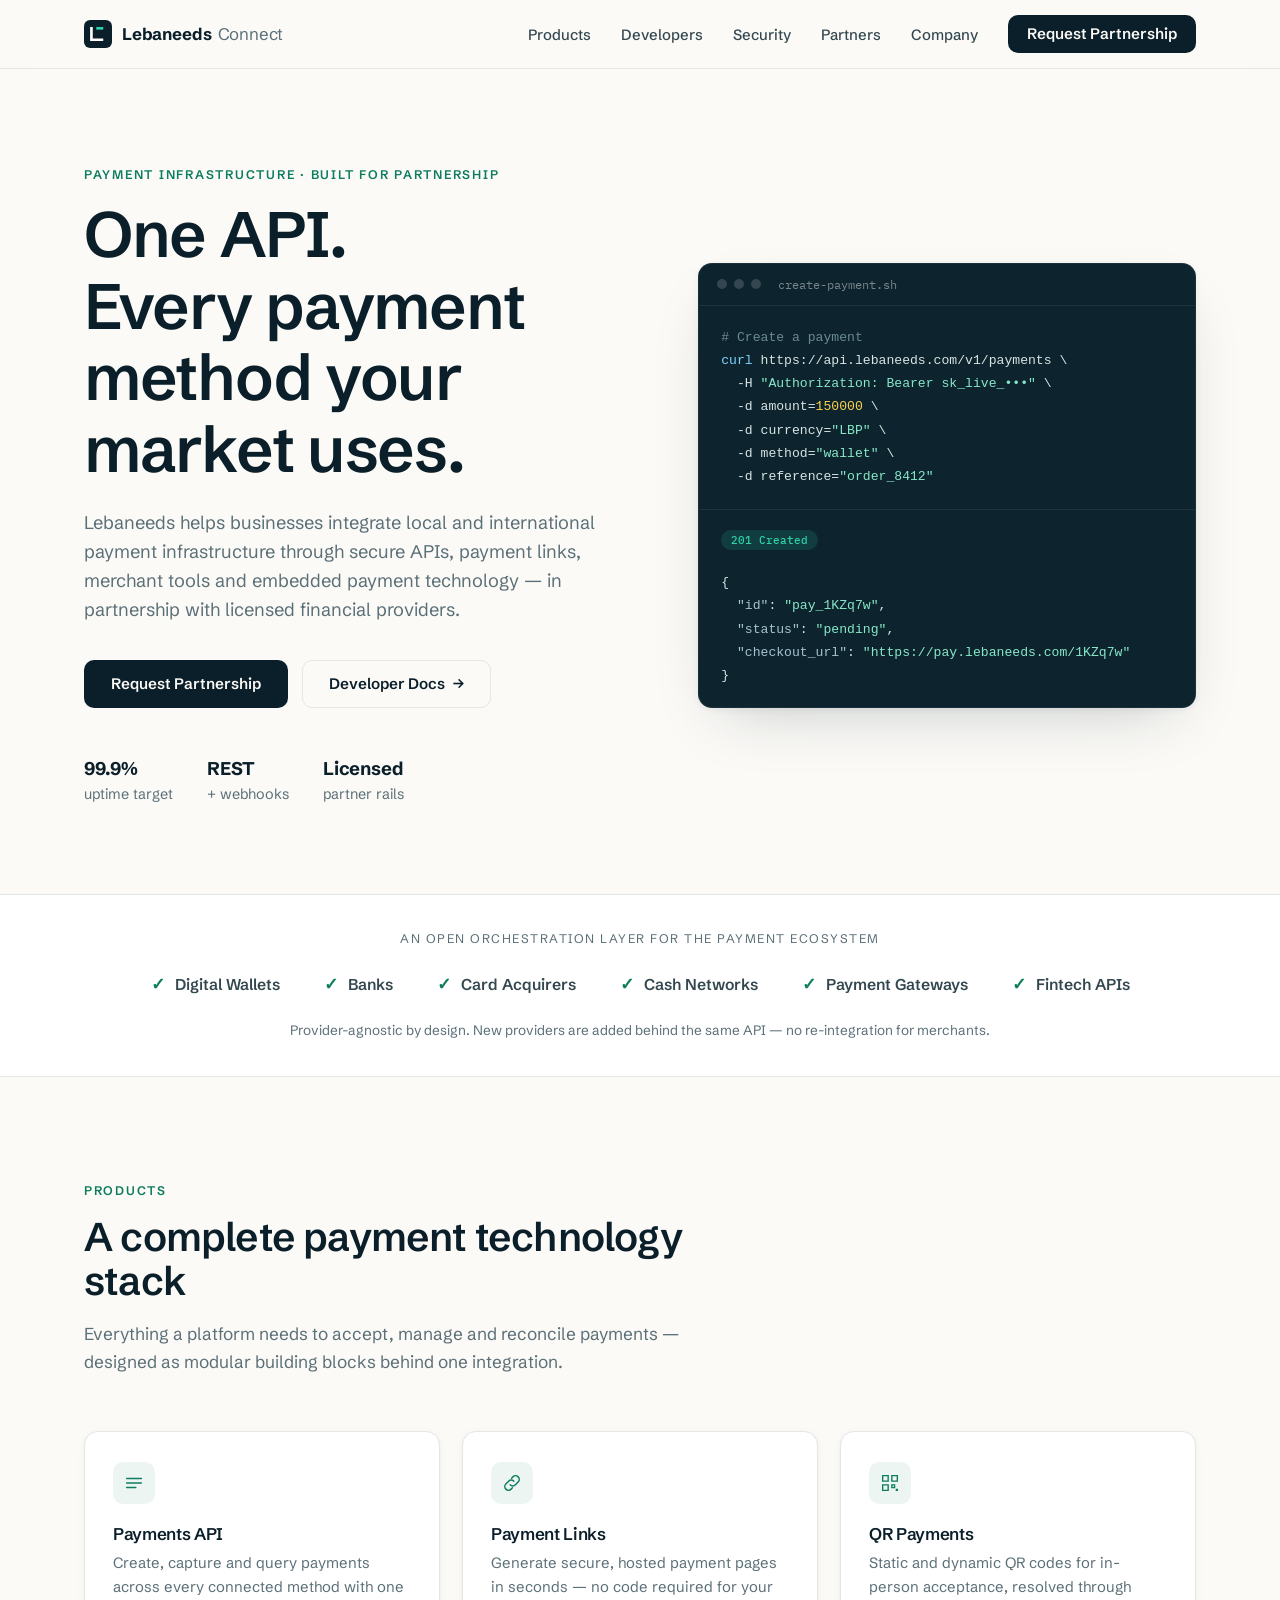
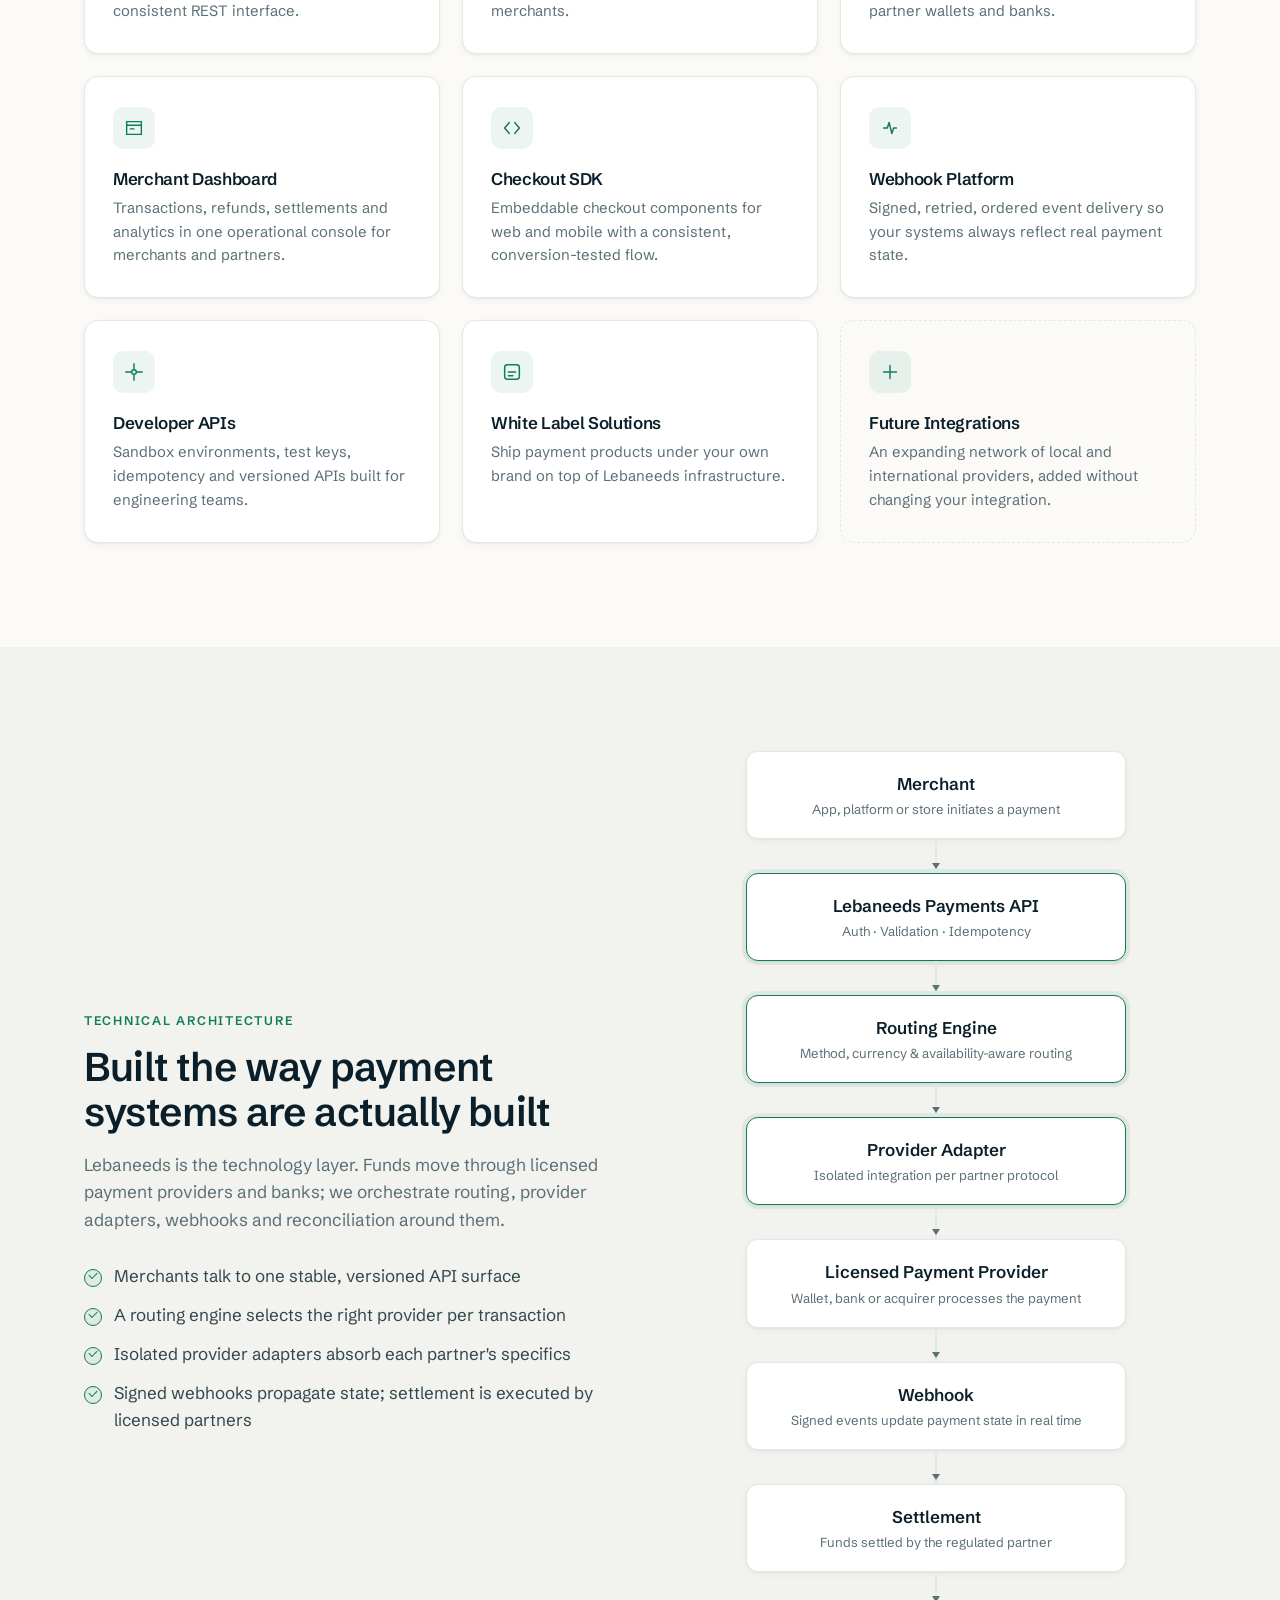
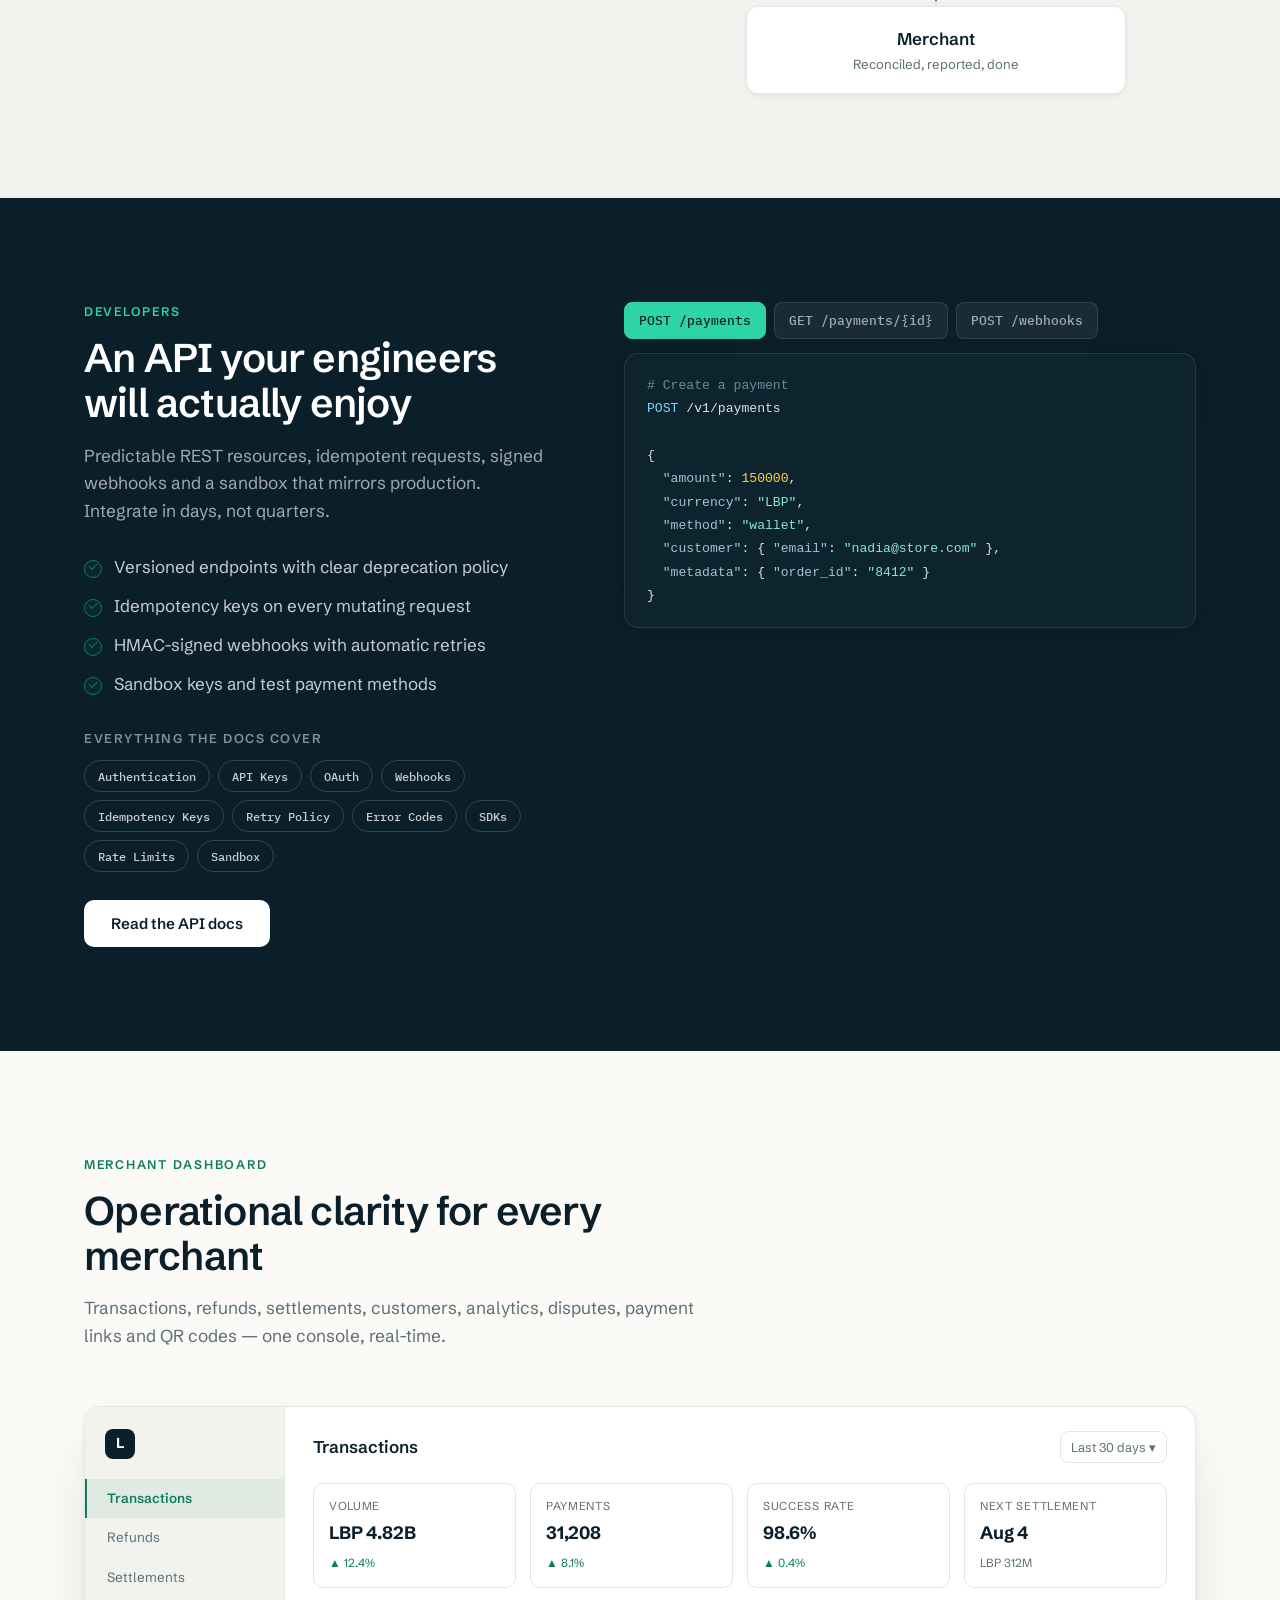
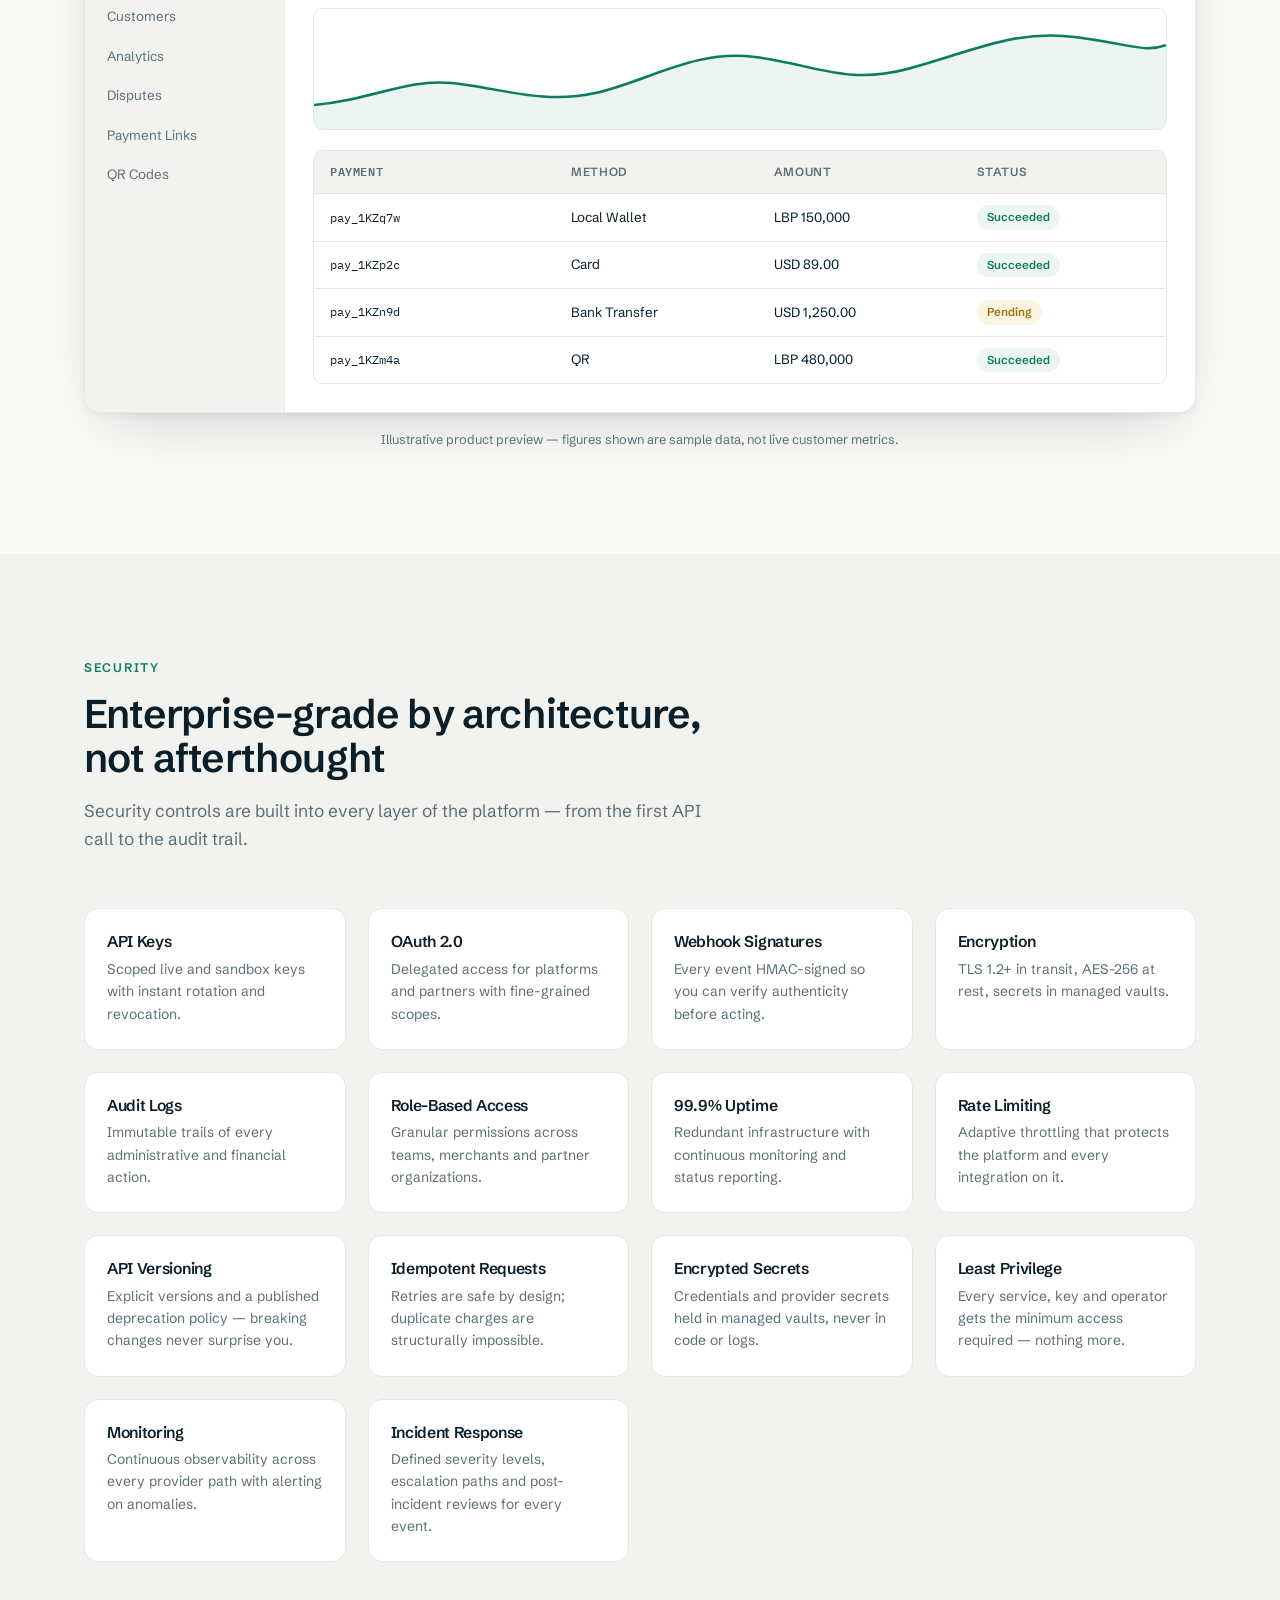
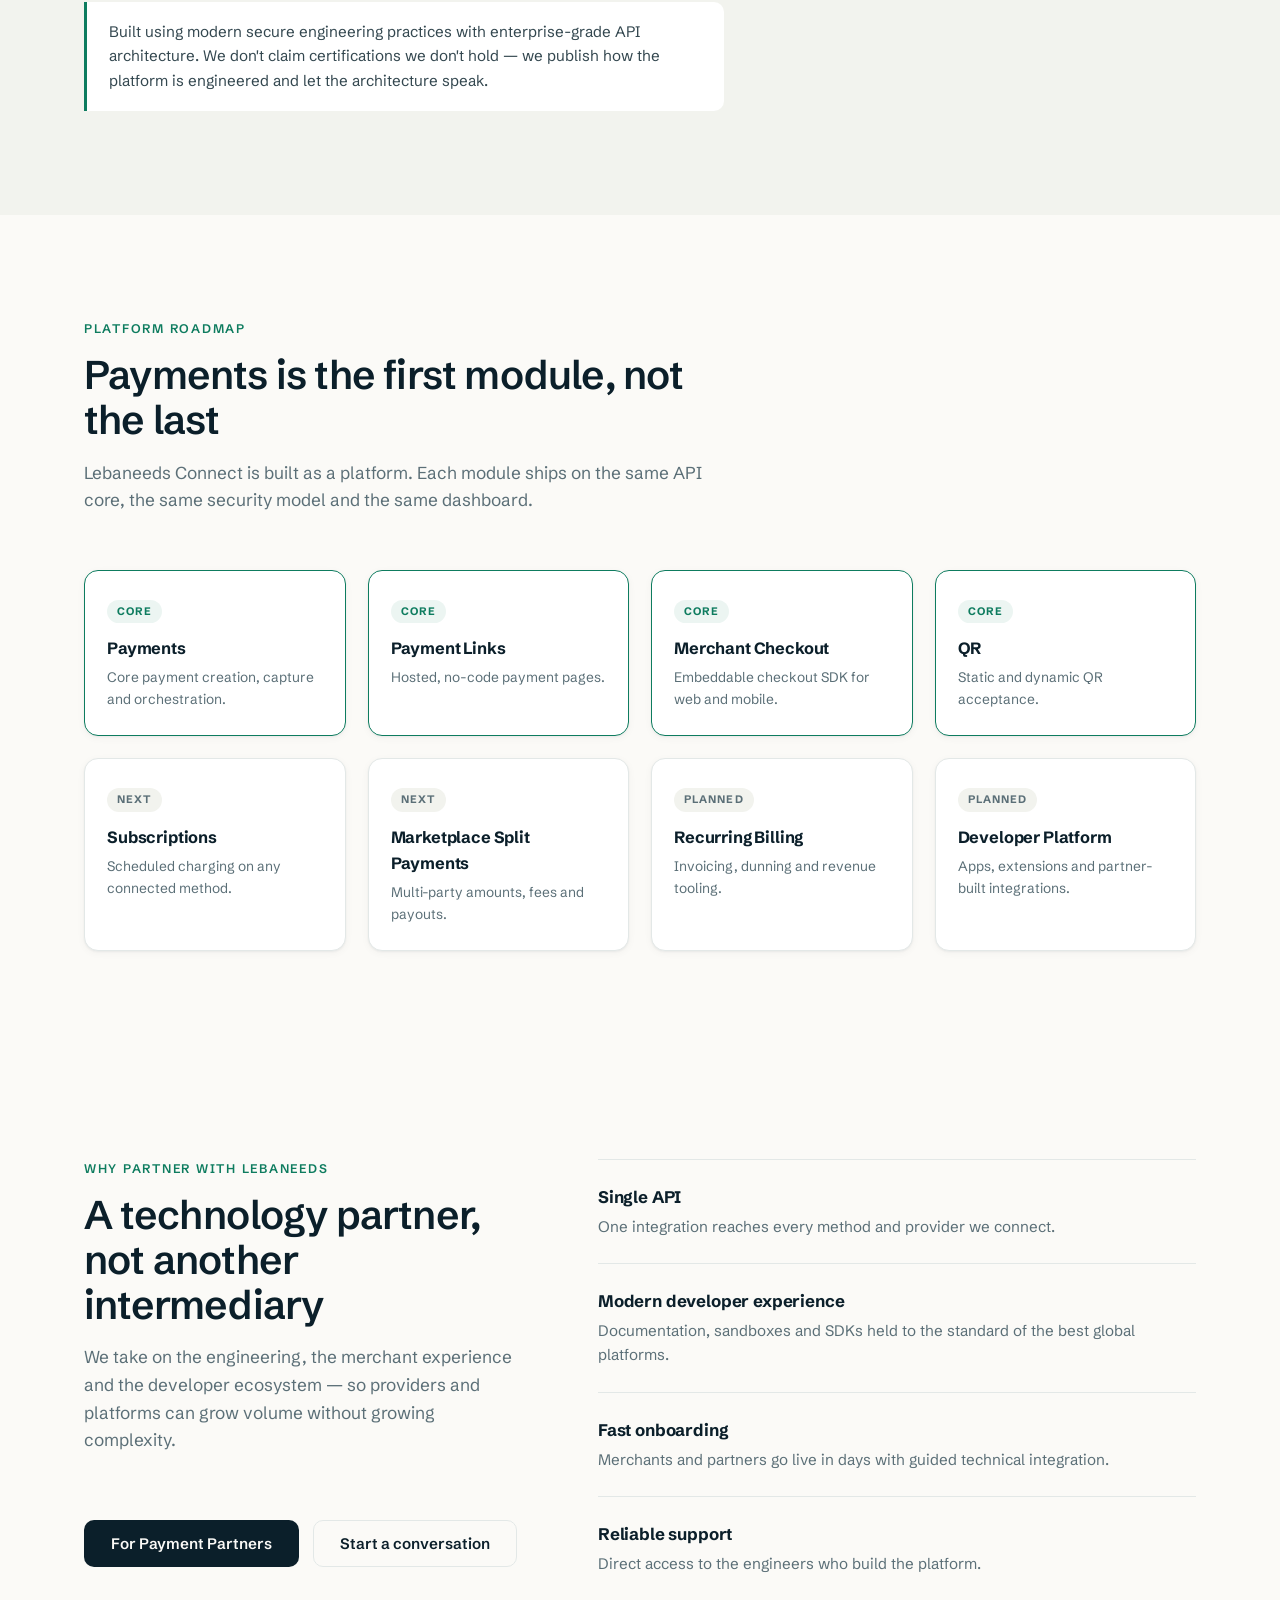
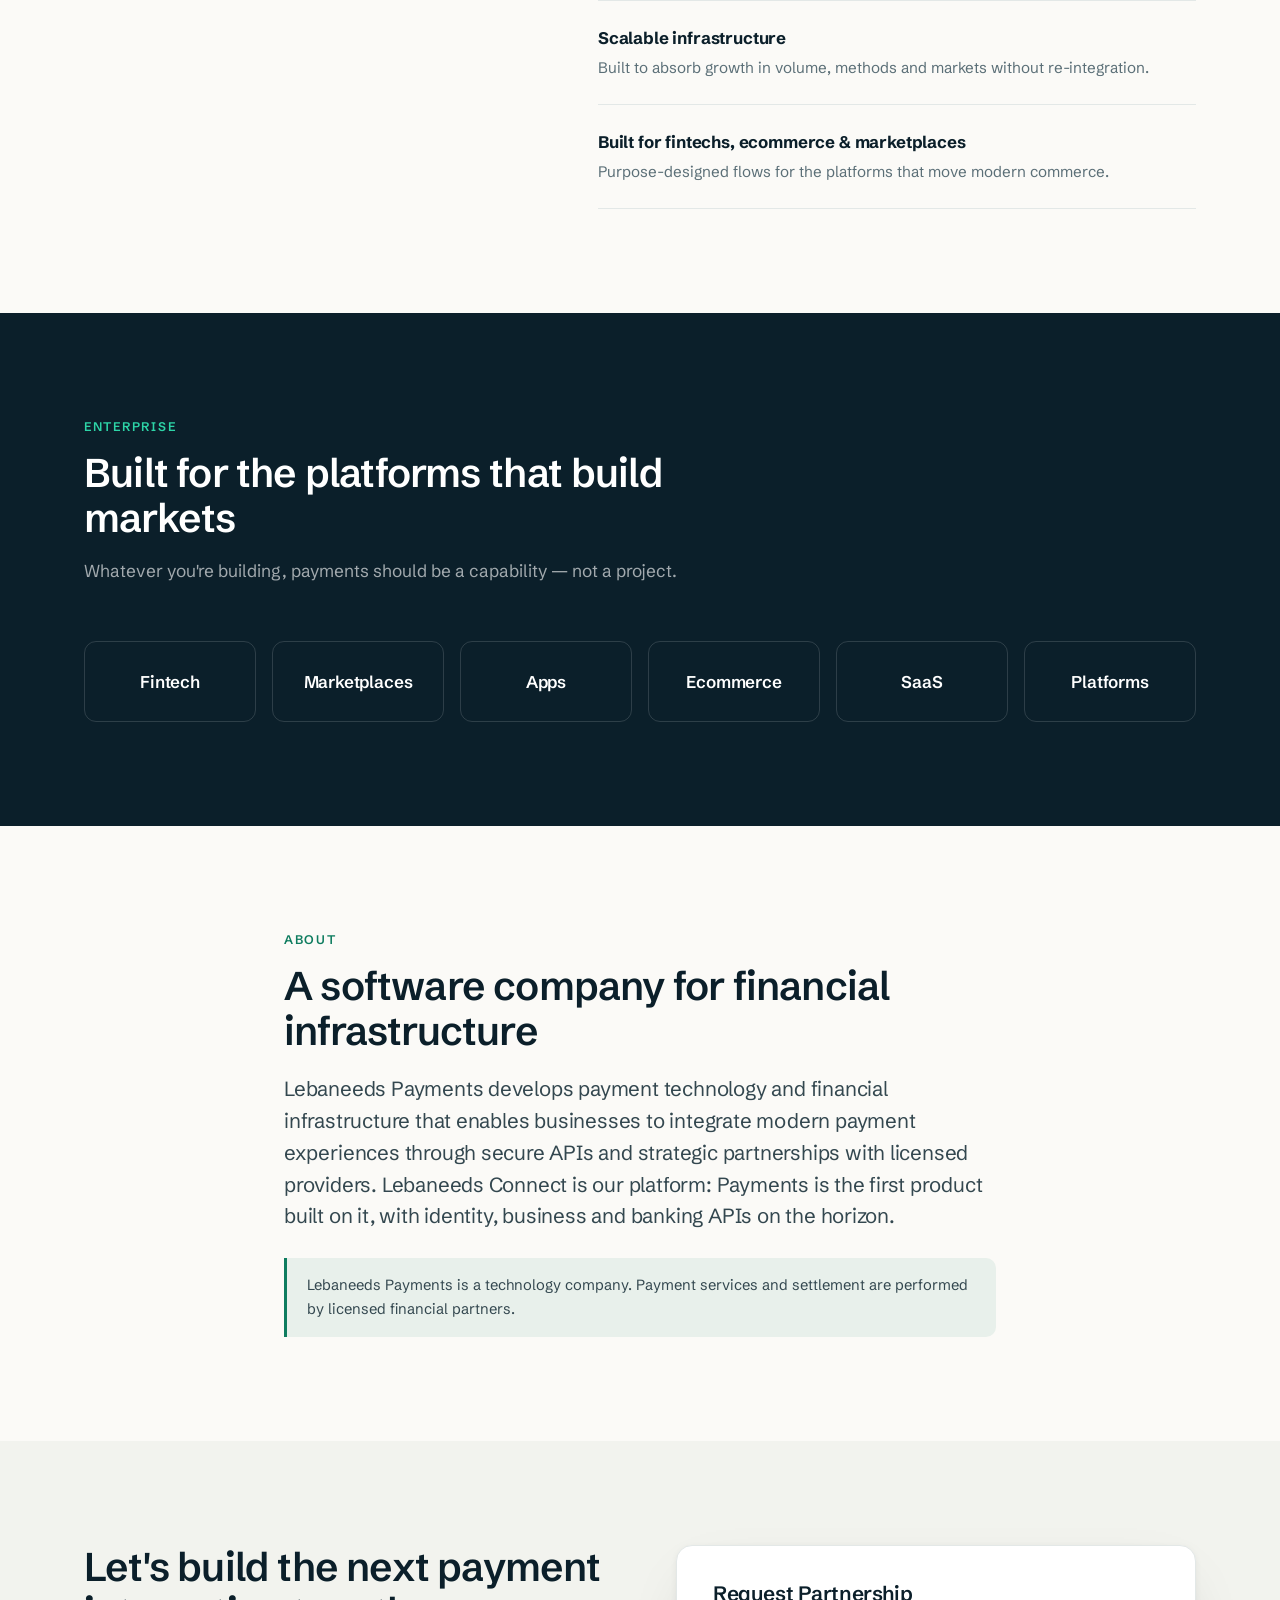
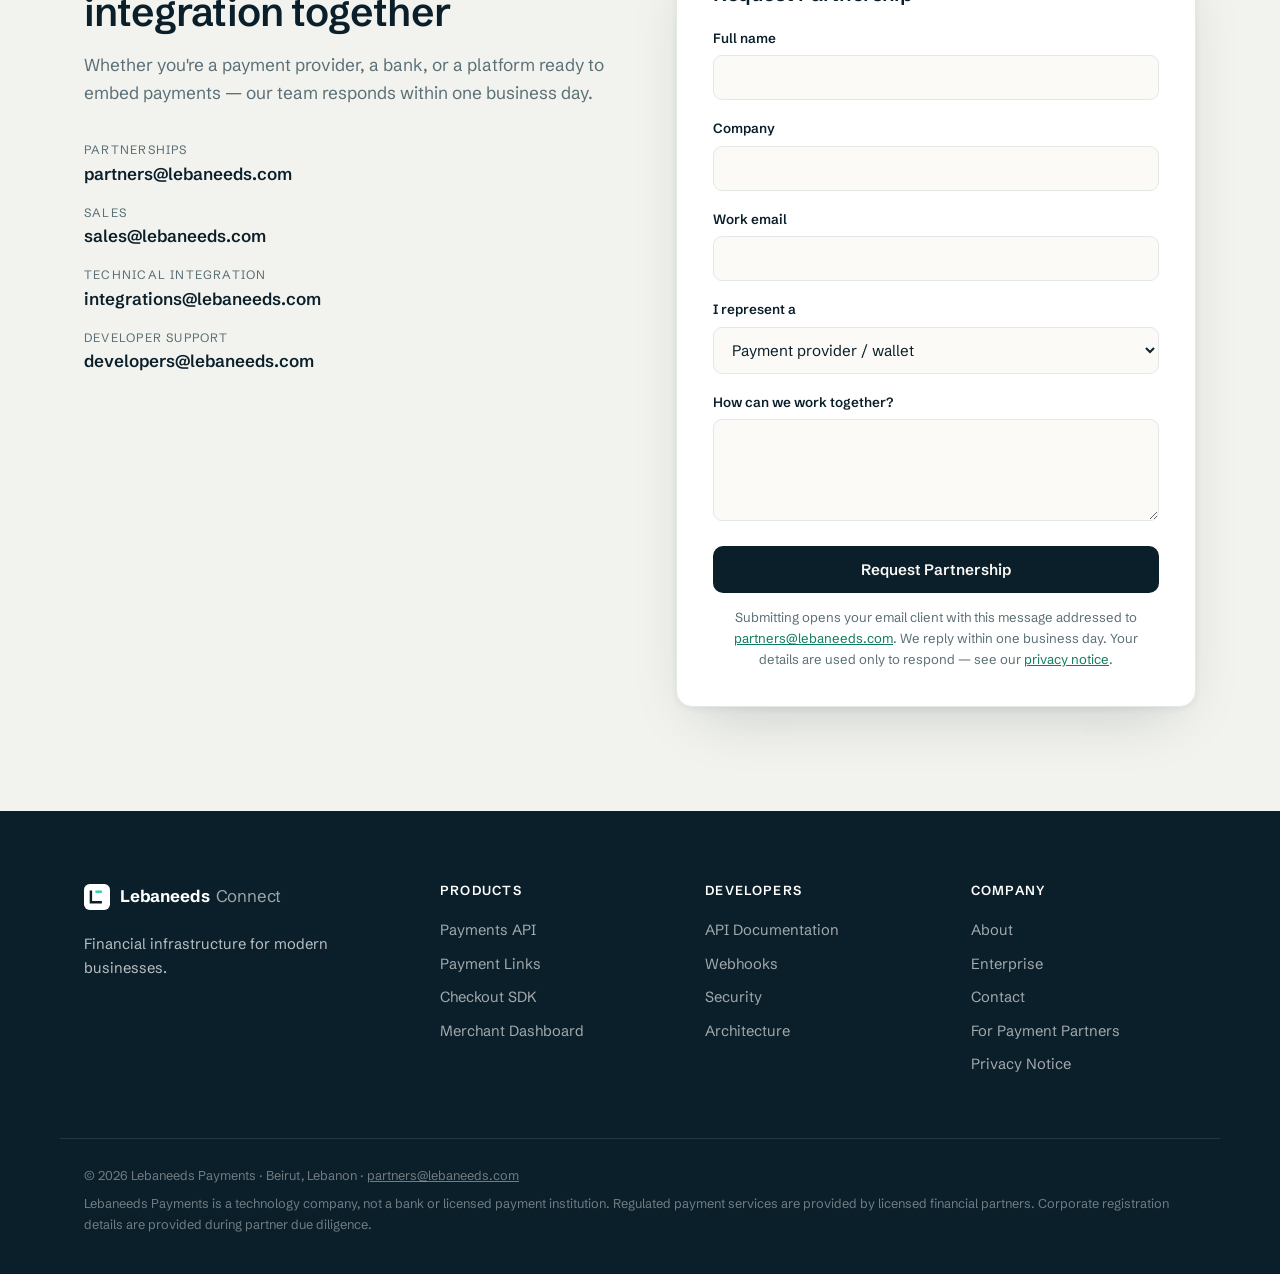
<file: connect.html>
<!DOCTYPE html>
<html lang="en">
<head>
<meta charset="UTF-8">
<meta name="viewport" content="width=device-width, initial-scale=1.0">
<title>Lebaneeds Connect — Financial Infrastructure for Modern Businesses</title>
<meta name="description" content="Lebaneeds Connect is the payment infrastructure platform by Lebaneeds Payments. Integrate local and international payment methods through one secure API, in partnership with licensed providers.">
<link rel="canonical" href="https://connect.lebaneeds.com/">
<meta name="theme-color" content="#0b1f2a">
<meta property="og:type" content="website">
<meta property="og:site_name" content="Lebaneeds Connect">
<meta property="og:title" content="Lebaneeds Connect — Financial Infrastructure for Modern Businesses">
<meta property="og:description" content="One API for local and international payment methods, in partnership with licensed providers.">
<meta property="og:url" content="https://connect.lebaneeds.com/">
<meta name="twitter:card" content="summary">
<meta name="twitter:title" content="Lebaneeds Connect — Financial Infrastructure for Modern Businesses">
<meta name="twitter:description" content="One API for local and international payment methods, in partnership with licensed providers.">
<script type="application/ld+json">
{"@context":"https://schema.org","@type":"WebSite","name":"Lebaneeds Connect","url":"https://connect.lebaneeds.com/","publisher":{"@type":"Organization","name":"Lebaneeds Payments","url":"https://lebaneeds.com/","email":"partners@lebaneeds.com"}}
</script>
<link rel="preconnect" href="https://fonts.googleapis.com">
<link rel="preconnect" href="https://fonts.gstatic.com" crossorigin>
<link href="https://fonts.googleapis.com/css2?family=Schibsted+Grotesk:wght@400;500;600;700&family=IBM+Plex+Mono:wght@400;500&display=swap" rel="stylesheet">
<link rel="stylesheet" href="styles.css">
<link rel="icon" href="data:image/svg+xml,<svg xmlns='http://www.w3.org/2000/svg' viewBox='0 0 32 32'><rect width='32' height='32' rx='7' fill='%230b1f2a'/><path d='M10 8v13h12v3H7V8h3z' fill='%23ffffff'/><rect x='14' y='8' width='8' height='3' fill='%232dd4a7'/></svg>">
</head>
<body>

<a class="skip-link" href="#main">Skip to content</a>

<header class="site-header" id="top">
  <div class="container header-inner">
    <a class="brand" href="#top" aria-label="Lebaneeds Payments home">
      <span class="brand-mark" aria-hidden="true">
        <svg viewBox="0 0 32 32" width="28" height="28"><rect width="32" height="32" rx="7" fill="var(--ink)"/><path d="M10 8v13h12v3H7V8h3z" fill="#fff"/><rect x="14" y="8" width="8" height="3" fill="var(--accent)"/></svg>
      </span>
      <span class="brand-name">Lebaneeds<span class="brand-sub">Connect</span></span>
    </a>
    <nav class="main-nav" aria-label="Primary">
      <button class="nav-toggle" aria-expanded="false" aria-controls="nav-list">
        <span class="nav-toggle-bar"></span><span class="nav-toggle-bar"></span>
        <span class="visually-hidden">Menu</span>
      </button>
      <ul class="nav-list" id="nav-list">
        <li><a href="#products">Products</a></li>
        <li><a href="#developers">Developers</a></li>
        <li><a href="#security">Security</a></li>
        <li><a href="partners.html">Partners</a></li>
        <li><a href="#about">Company</a></li>
        <li class="nav-cta"><a class="btn btn-primary btn-sm" href="#contact">Request Partnership</a></li>
      </ul>
    </nav>
  </div>
</header>

<main id="main">

  <!-- ============ HERO ============ -->
  <section class="hero">
    <div class="container hero-grid">
      <div class="hero-copy reveal">
        <p class="eyebrow">Payment infrastructure · Built for partnership</p>
        <h1>One API.<br>Every payment method your market uses.</h1>
        <p class="lede">Lebaneeds helps businesses integrate local and international payment infrastructure through secure APIs, payment links, merchant tools and embedded payment technology — in partnership with licensed financial providers.</p>
        <div class="hero-actions">
          <a class="btn btn-primary" href="#contact">Request Partnership</a>
          <a class="btn btn-ghost" href="docs.html">Developer Docs <span aria-hidden="true">→</span></a>
        </div>
        <ul class="hero-facts" aria-label="Key facts">
          <li><strong>99.9%</strong> uptime target</li>
          <li><strong>REST</strong> + webhooks</li>
          <li><strong>Licensed</strong> partner rails</li>
        </ul>
      </div>
      <div class="hero-panel reveal delay-1" aria-hidden="true">
        <div class="code-window">
          <div class="code-window-bar">
            <span class="dot"></span><span class="dot"></span><span class="dot"></span>
            <span class="code-window-title">create-payment.sh</span>
          </div>
          <pre class="code"><code><span class="c"># Create a payment</span>
<span class="k">curl</span> https://api.lebaneeds.com/v1/payments \
  -H <span class="s">"Authorization: Bearer sk_live_•••"</span> \
  -d amount=<span class="n">150000</span> \
  -d currency=<span class="s">"LBP"</span> \
  -d method=<span class="s">"wallet"</span> \
  -d reference=<span class="s">"order_8412"</span></code></pre>
          <div class="code-response">
            <span class="badge badge-ok">201 Created</span>
            <pre class="code"><code>{
  <span class="p">"id"</span>: <span class="s">"pay_1KZq7w"</span>,
  <span class="p">"status"</span>: <span class="s">"pending"</span>,
  <span class="p">"checkout_url"</span>: <span class="s">"https://pay.lebaneeds.com/1KZq7w"</span>
}</code></pre>
          </div>
        </div>
      </div>
    </div>
  </section>

  <!-- ============ INTEGRATION ECOSYSTEM ============ -->
  <section class="integrations" aria-label="Integration ecosystem" id="ecosystem">
    <div class="container">
      <p class="strip-label">An open orchestration layer for the payment ecosystem</p>
      <ul class="method-strip">
        <li><span class="method-icon" aria-hidden="true">✓</span>Digital Wallets</li>
        <li><span class="method-icon" aria-hidden="true">✓</span>Banks</li>
        <li><span class="method-icon" aria-hidden="true">✓</span>Card Acquirers</li>
        <li><span class="method-icon" aria-hidden="true">✓</span>Cash Networks</li>
        <li><span class="method-icon" aria-hidden="true">✓</span>Payment Gateways</li>
        <li><span class="method-icon" aria-hidden="true">✓</span>Fintech APIs</li>
      </ul>
      <p class="strip-note">Provider-agnostic by design. New providers are added behind the same API — no re-integration for merchants.</p>
    </div>
  </section>

  <!-- ============ PRODUCTS ============ -->
  <section class="section" id="products">
    <div class="container">
      <div class="section-head reveal">
        <p class="eyebrow">Products</p>
        <h2>A complete payment technology stack</h2>
        <p class="section-lede">Everything a platform needs to accept, manage and reconcile payments — designed as modular building blocks behind one integration.</p>
      </div>
      <div class="card-grid">
        <article class="card reveal">
          <div class="card-icon" aria-hidden="true"><svg viewBox="0 0 24 24"><path d="M4 7h16M4 12h16M4 17h10" stroke="currentColor" stroke-width="1.6" stroke-linecap="round"/></svg></div>
          <h3>Payments API</h3>
          <p>Create, capture and query payments across every connected method with one consistent REST interface.</p>
        </article>
        <article class="card reveal">
          <div class="card-icon" aria-hidden="true"><svg viewBox="0 0 24 24"><path d="M10 14a4 4 0 005.7 0l3-3a4 4 0 00-5.7-5.7l-1.4 1.5M14 10a4 4 0 00-5.7 0l-3 3a4 4 0 005.7 5.7l1.4-1.5" stroke="currentColor" stroke-width="1.6" stroke-linecap="round" fill="none"/></svg></div>
          <h3>Payment Links</h3>
          <p>Generate secure, hosted payment pages in seconds — no code required for your merchants.</p>
        </article>
        <article class="card reveal">
          <div class="card-icon" aria-hidden="true"><svg viewBox="0 0 24 24"><path d="M4 4h6v6H4zM14 4h6v6h-6zM4 14h6v6H4zM14 14h3v3h-3zM19 19h1v1h-1z" stroke="currentColor" stroke-width="1.5" fill="none"/></svg></div>
          <h3>QR Payments</h3>
          <p>Static and dynamic QR codes for in-person acceptance, resolved through partner wallets and banks.</p>
        </article>
        <article class="card reveal">
          <div class="card-icon" aria-hidden="true"><svg viewBox="0 0 24 24"><path d="M4 5h16v14H4zM4 9h16M8 13h4" stroke="currentColor" stroke-width="1.5" fill="none" stroke-linecap="round"/></svg></div>
          <h3>Merchant Dashboard</h3>
          <p>Transactions, refunds, settlements and analytics in one operational console for merchants and partners.</p>
        </article>
        <article class="card reveal">
          <div class="card-icon" aria-hidden="true"><svg viewBox="0 0 24 24"><path d="M9 6l-5 6 5 6M15 6l5 6-5 6" stroke="currentColor" stroke-width="1.6" fill="none" stroke-linecap="round" stroke-linejoin="round"/></svg></div>
          <h3>Checkout SDK</h3>
          <p>Embeddable checkout components for web and mobile with a consistent, conversion-tested flow.</p>
        </article>
        <article class="card reveal">
          <div class="card-icon" aria-hidden="true"><svg viewBox="0 0 24 24"><path d="M5 12h4l2-6 3 12 2-6h3" stroke="currentColor" stroke-width="1.6" fill="none" stroke-linecap="round" stroke-linejoin="round"/></svg></div>
          <h3>Webhook Platform</h3>
          <p>Signed, retried, ordered event delivery so your systems always reflect real payment state.</p>
        </article>
        <article class="card reveal">
          <div class="card-icon" aria-hidden="true"><svg viewBox="0 0 24 24"><path d="M12 3v6m0 6v6M3 12h6m6 0h6" stroke="currentColor" stroke-width="1.6" stroke-linecap="round"/><circle cx="12" cy="12" r="2.5" stroke="currentColor" stroke-width="1.6" fill="none"/></svg></div>
          <h3>Developer APIs</h3>
          <p>Sandbox environments, test keys, idempotency and versioned APIs built for engineering teams.</p>
        </article>
        <article class="card reveal">
          <div class="card-icon" aria-hidden="true"><svg viewBox="0 0 24 24"><rect x="4" y="4" width="16" height="16" rx="3" stroke="currentColor" stroke-width="1.6" fill="none"/><path d="M8 12h8M8 16h5" stroke="currentColor" stroke-width="1.6" stroke-linecap="round"/></svg></div>
          <h3>White Label Solutions</h3>
          <p>Ship payment products under your own brand on top of Lebaneeds infrastructure.</p>
        </article>
        <article class="card card-outline reveal">
          <div class="card-icon" aria-hidden="true"><svg viewBox="0 0 24 24"><path d="M12 5v14M5 12h14" stroke="currentColor" stroke-width="1.6" stroke-linecap="round"/></svg></div>
          <h3>Future Integrations</h3>
          <p>An expanding network of local and international providers, added without changing your integration.</p>
        </article>
      </div>
    </div>
  </section>

  <!-- ============ ARCHITECTURE ============ -->
  <section class="section section-tint" id="architecture">
    <div class="container arch-grid">
      <div class="arch-copy reveal">
        <p class="eyebrow">Technical architecture</p>
        <h2>Built the way payment systems are actually built</h2>
        <p class="section-lede">Lebaneeds is the technology layer. Funds move through licensed payment providers and banks; we orchestrate routing, provider adapters, webhooks and reconciliation around them.</p>
        <ul class="check-list">
          <li>Merchants talk to one stable, versioned API surface</li>
          <li>A routing engine selects the right provider per transaction</li>
          <li>Isolated provider adapters absorb each partner's specifics</li>
          <li>Signed webhooks propagate state; settlement is executed by licensed partners</li>
        </ul>
      </div>
      <div class="arch-diagram reveal delay-1" role="img" aria-label="Payment flow: Merchant calls the Lebaneeds Payments API, the routing engine selects a provider adapter, the licensed payment provider processes the payment, webhooks report state, settlement is executed by the licensed partner, and funds reach the merchant.">
        <div class="arch-node">
          <span class="arch-node-label">Merchant</span>
          <span class="arch-node-sub">App, platform or store initiates a payment</span>
        </div>
        <div class="arch-arrow" aria-hidden="true"><span></span></div>
        <div class="arch-node arch-node-core">
          <span class="arch-node-label">Lebaneeds Payments API</span>
          <span class="arch-node-sub">Auth · Validation · Idempotency</span>
        </div>
        <div class="arch-arrow" aria-hidden="true"><span></span></div>
        <div class="arch-node arch-node-core">
          <span class="arch-node-label">Routing Engine</span>
          <span class="arch-node-sub">Method, currency &amp; availability-aware routing</span>
        </div>
        <div class="arch-arrow" aria-hidden="true"><span></span></div>
        <div class="arch-node arch-node-core">
          <span class="arch-node-label">Provider Adapter</span>
          <span class="arch-node-sub">Isolated integration per partner protocol</span>
        </div>
        <div class="arch-arrow" aria-hidden="true"><span></span></div>
        <div class="arch-node">
          <span class="arch-node-label">Licensed Payment Provider</span>
          <span class="arch-node-sub">Wallet, bank or acquirer processes the payment</span>
        </div>
        <div class="arch-arrow" aria-hidden="true"><span></span></div>
        <div class="arch-node">
          <span class="arch-node-label">Webhook</span>
          <span class="arch-node-sub">Signed events update payment state in real time</span>
        </div>
        <div class="arch-arrow" aria-hidden="true"><span></span></div>
        <div class="arch-node">
          <span class="arch-node-label">Settlement</span>
          <span class="arch-node-sub">Funds settled by the regulated partner</span>
        </div>
        <div class="arch-arrow" aria-hidden="true"><span></span></div>
        <div class="arch-node">
          <span class="arch-node-label">Merchant</span>
          <span class="arch-node-sub">Reconciled, reported, done</span>
        </div>
      </div>
    </div>
  </section>

  <!-- ============ DEVELOPERS ============ -->
  <section class="section section-dark" id="developers">
    <div class="container dev-grid">
      <div class="dev-copy reveal">
        <p class="eyebrow eyebrow-light">Developers</p>
        <h2>An API your engineers will actually enjoy</h2>
        <p class="section-lede">Predictable REST resources, idempotent requests, signed webhooks and a sandbox that mirrors production. Integrate in days, not quarters.</p>
        <ul class="check-list check-list-light">
          <li>Versioned endpoints with clear deprecation policy</li>
          <li>Idempotency keys on every mutating request</li>
          <li>HMAC-signed webhooks with automatic retries</li>
          <li>Sandbox keys and test payment methods</li>
        </ul>
        <h3 class="dev-subhead">Everything the docs cover</h3>
        <ul class="chip-list" aria-label="Developer platform capabilities">
          <li>Authentication</li><li>API Keys</li><li>OAuth</li><li>Webhooks</li>
          <li>Idempotency Keys</li><li>Retry Policy</li><li>Error Codes</li>
          <li>SDKs</li><li>Rate Limits</li><li>Sandbox</li>
        </ul>
        <a class="btn btn-light" href="docs.html">Read the API docs</a>
      </div>
      <div class="dev-panel reveal delay-1">
        <div class="tabs" role="tablist" aria-label="API examples">
          <button class="tab is-active" role="tab" aria-selected="true" aria-controls="tab-create" id="tabbtn-create">POST /payments</button>
          <button class="tab" role="tab" aria-selected="false" aria-controls="tab-get" id="tabbtn-get" tabindex="-1">GET /payments/{id}</button>
          <button class="tab" role="tab" aria-selected="false" aria-controls="tab-hook" id="tabbtn-hook" tabindex="-1">POST /webhooks</button>
        </div>
        <div class="code-window code-window-dark">
          <div class="tab-panel" id="tab-create" role="tabpanel" aria-labelledby="tabbtn-create">
<pre class="code"><code><span class="c"># Create a payment</span>
<span class="k">POST</span> /v1/payments

{
  <span class="p">"amount"</span>: <span class="n">150000</span>,
  <span class="p">"currency"</span>: <span class="s">"LBP"</span>,
  <span class="p">"method"</span>: <span class="s">"wallet"</span>,
  <span class="p">"customer"</span>: { <span class="p">"email"</span>: <span class="s">"nadia@store.com"</span> },
  <span class="p">"metadata"</span>: { <span class="p">"order_id"</span>: <span class="s">"8412"</span> }
}</code></pre>
          </div>
          <div class="tab-panel" id="tab-get" role="tabpanel" aria-labelledby="tabbtn-get" hidden>
<pre class="code"><code><span class="c"># Retrieve a payment</span>
<span class="k">GET</span> /v1/payments/pay_1KZq7w

{
  <span class="p">"id"</span>: <span class="s">"pay_1KZq7w"</span>,
  <span class="p">"status"</span>: <span class="s">"succeeded"</span>,
  <span class="p">"amount"</span>: <span class="n">150000</span>,
  <span class="p">"settled_at"</span>: <span class="s">"2026-08-02T14:03:12Z"</span>
}</code></pre>
          </div>
          <div class="tab-panel" id="tab-hook" role="tabpanel" aria-labelledby="tabbtn-hook" hidden>
<pre class="code"><code><span class="c"># Register a webhook endpoint</span>
<span class="k">POST</span> /v1/webhooks

{
  <span class="p">"url"</span>: <span class="s">"https://api.store.com/hooks/leb"</span>,
  <span class="p">"events"</span>: [<span class="s">"payment.succeeded"</span>,
             <span class="s">"payment.failed"</span>],
  <span class="p">"signing"</span>: <span class="s">"hmac-sha256"</span>
}</code></pre>
          </div>
        </div>
      </div>
    </div>
  </section>

  <!-- ============ DASHBOARD ============ -->
  <section class="section" id="dashboard">
    <div class="container">
      <div class="section-head reveal">
        <p class="eyebrow">Merchant Dashboard</p>
        <h2>Operational clarity for every merchant</h2>
        <p class="section-lede">Transactions, refunds, settlements, customers, analytics, disputes, payment links and QR codes — one console, real-time.</p>
      </div>
      <div class="dash reveal delay-1" role="img" aria-label="Mockup of the Lebaneeds merchant dashboard showing payment volume, transactions and settlement figures.">
        <div class="dash-side" aria-hidden="true">
          <div class="dash-logo">L</div>
          <ul>
            <li class="is-active">Transactions</li>
            <li>Refunds</li>
            <li>Settlements</li>
            <li>Customers</li>
            <li>Analytics</li>
            <li>Disputes</li>
            <li>Payment Links</li>
            <li>QR Codes</li>
          </ul>
        </div>
        <div class="dash-main" aria-hidden="true">
          <div class="dash-topbar">
            <span class="dash-title">Transactions</span>
            <span class="dash-range">Last 30 days ▾</span>
          </div>
          <div class="dash-stats">
            <div class="stat"><span class="stat-label">Volume</span><span class="stat-value">LBP 4.82B</span><span class="stat-delta up">▲ 12.4%</span></div>
            <div class="stat"><span class="stat-label">Payments</span><span class="stat-value">31,208</span><span class="stat-delta up">▲ 8.1%</span></div>
            <div class="stat"><span class="stat-label">Success rate</span><span class="stat-value">98.6%</span><span class="stat-delta up">▲ 0.4%</span></div>
            <div class="stat"><span class="stat-label">Next settlement</span><span class="stat-value">Aug 4</span><span class="stat-delta">LBP 312M</span></div>
          </div>
          <div class="dash-chart">
            <svg viewBox="0 0 560 120" preserveAspectRatio="none">
              <path d="M0 96 C40 90 60 70 90 74 S150 96 185 84 S250 40 290 48 S350 76 390 60 S460 20 500 28 S545 44 560 36" fill="none" stroke="var(--accent-deep)" stroke-width="2.5"/>
              <path d="M0 96 C40 90 60 70 90 74 S150 96 185 84 S250 40 290 48 S350 76 390 60 S460 20 500 28 S545 44 560 36 V120 H0 Z" fill="var(--accent-wash)"/>
            </svg>
          </div>
          <div class="dash-table">
            <div class="dash-row dash-row-head"><span>Payment</span><span>Method</span><span>Amount</span><span>Status</span></div>
            <div class="dash-row"><span>pay_1KZq7w</span><span>Local Wallet</span><span>LBP 150,000</span><span class="pill pill-ok">Succeeded</span></div>
            <div class="dash-row"><span>pay_1KZp2c</span><span>Card</span><span>USD 89.00</span><span class="pill pill-ok">Succeeded</span></div>
            <div class="dash-row"><span>pay_1KZn9d</span><span>Bank Transfer</span><span>USD 1,250.00</span><span class="pill pill-pending">Pending</span></div>
            <div class="dash-row"><span>pay_1KZm4a</span><span>QR</span><span>LBP 480,000</span><span class="pill pill-ok">Succeeded</span></div>
          </div>
        </div>
      </div>
      <p class="mock-note reveal">Illustrative product preview — figures shown are sample data, not live customer metrics.</p>
    </div>
  </section>

  <!-- ============ SECURITY ============ -->
  <section class="section section-tint" id="security">
    <div class="container">
      <div class="section-head reveal">
        <p class="eyebrow">Security</p>
        <h2>Enterprise-grade by architecture, not afterthought</h2>
        <p class="section-lede">Security controls are built into every layer of the platform — from the first API call to the audit trail.</p>
      </div>
      <div class="sec-grid">
        <div class="sec-item reveal"><h3>API Keys</h3><p>Scoped live and sandbox keys with instant rotation and revocation.</p></div>
        <div class="sec-item reveal"><h3>OAuth 2.0</h3><p>Delegated access for platforms and partners with fine-grained scopes.</p></div>
        <div class="sec-item reveal"><h3>Webhook Signatures</h3><p>Every event HMAC-signed so you can verify authenticity before acting.</p></div>
        <div class="sec-item reveal"><h3>Encryption</h3><p>TLS 1.2+ in transit, AES-256 at rest, secrets in managed vaults.</p></div>
        <div class="sec-item reveal"><h3>Audit Logs</h3><p>Immutable trails of every administrative and financial action.</p></div>
        <div class="sec-item reveal"><h3>Role-Based Access</h3><p>Granular permissions across teams, merchants and partner organizations.</p></div>
        <div class="sec-item reveal"><h3>99.9% Uptime</h3><p>Redundant infrastructure with continuous monitoring and status reporting.</p></div>
        <div class="sec-item reveal"><h3>Rate Limiting</h3><p>Adaptive throttling that protects the platform and every integration on it.</p></div>
        <div class="sec-item reveal"><h3>API Versioning</h3><p>Explicit versions and a published deprecation policy — breaking changes never surprise you.</p></div>
        <div class="sec-item reveal"><h3>Idempotent Requests</h3><p>Retries are safe by design; duplicate charges are structurally impossible.</p></div>
        <div class="sec-item reveal"><h3>Encrypted Secrets</h3><p>Credentials and provider secrets held in managed vaults, never in code or logs.</p></div>
        <div class="sec-item reveal"><h3>Least Privilege</h3><p>Every service, key and operator gets the minimum access required — nothing more.</p></div>
        <div class="sec-item reveal"><h3>Monitoring</h3><p>Continuous observability across every provider path with alerting on anomalies.</p></div>
        <div class="sec-item reveal"><h3>Incident Response</h3><p>Defined severity levels, escalation paths and post-incident reviews for every event.</p></div>
      </div>
      <p class="trust-note reveal">Built using modern secure engineering practices with enterprise-grade API architecture. We don't claim certifications we don't hold — we publish how the platform is engineered and let the architecture speak.</p>
    </div>
  </section>

  <!-- ============ ROADMAP ============ -->
  <section class="section" id="roadmap">
    <div class="container">
      <div class="section-head reveal">
        <p class="eyebrow">Platform roadmap</p>
        <h2>Payments is the first module, not the last</h2>
        <p class="section-lede">Lebaneeds Connect is built as a platform. Each module ships on the same API core, the same security model and the same dashboard.</p>
      </div>
      <ol class="roadmap">
        <li class="reveal is-live"><span class="roadmap-status">Core</span><strong>Payments</strong><p>Core payment creation, capture and orchestration.</p></li>
        <li class="reveal is-live"><span class="roadmap-status">Core</span><strong>Payment Links</strong><p>Hosted, no-code payment pages.</p></li>
        <li class="reveal is-live"><span class="roadmap-status">Core</span><strong>Merchant Checkout</strong><p>Embeddable checkout SDK for web and mobile.</p></li>
        <li class="reveal is-live"><span class="roadmap-status">Core</span><strong>QR</strong><p>Static and dynamic QR acceptance.</p></li>
        <li class="reveal"><span class="roadmap-status">Next</span><strong>Subscriptions</strong><p>Scheduled charging on any connected method.</p></li>
        <li class="reveal"><span class="roadmap-status">Next</span><strong>Marketplace Split Payments</strong><p>Multi-party amounts, fees and payouts.</p></li>
        <li class="reveal"><span class="roadmap-status">Planned</span><strong>Recurring Billing</strong><p>Invoicing, dunning and revenue tooling.</p></li>
        <li class="reveal"><span class="roadmap-status">Planned</span><strong>Developer Platform</strong><p>Apps, extensions and partner-built integrations.</p></li>
      </ol>
    </div>
  </section>

  <!-- ============ WHY PARTNER ============ -->
  <section class="section" id="why">
    <div class="container why-grid">
      <div class="why-copy reveal">
        <p class="eyebrow">Why partner with Lebaneeds</p>
        <h2>A technology partner, not another intermediary</h2>
        <p class="section-lede">We take on the engineering, the merchant experience and the developer ecosystem — so providers and platforms can grow volume without growing complexity.</p>
        <div class="hero-actions">
          <a class="btn btn-primary" href="partners.html">For Payment Partners</a>
          <a class="btn btn-ghost" href="#contact">Start a conversation</a>
        </div>
      </div>
      <ul class="why-list">
        <li class="reveal"><strong>Single API</strong>One integration reaches every method and provider we connect.</li>
        <li class="reveal"><strong>Modern developer experience</strong>Documentation, sandboxes and SDKs held to the standard of the best global platforms.</li>
        <li class="reveal"><strong>Fast onboarding</strong>Merchants and partners go live in days with guided technical integration.</li>
        <li class="reveal"><strong>Reliable support</strong>Direct access to the engineers who build the platform.</li>
        <li class="reveal"><strong>Scalable infrastructure</strong>Built to absorb growth in volume, methods and markets without re-integration.</li>
        <li class="reveal"><strong>Built for fintechs, ecommerce &amp; marketplaces</strong>Purpose-designed flows for the platforms that move modern commerce.</li>
      </ul>
    </div>
  </section>

  <!-- ============ ENTERPRISE ============ -->
  <section class="section section-dark" id="enterprise">
    <div class="container">
      <div class="section-head reveal">
        <p class="eyebrow eyebrow-light">Enterprise</p>
        <h2>Built for the platforms that build markets</h2>
        <p class="section-lede">Whatever you're building, payments should be a capability — not a project.</p>
      </div>
      <ul class="built-for">
        <li class="reveal">Fintech</li>
        <li class="reveal">Marketplaces</li>
        <li class="reveal">Apps</li>
        <li class="reveal">Ecommerce</li>
        <li class="reveal">SaaS</li>
        <li class="reveal">Platforms</li>
      </ul>
    </div>
  </section>

  <!-- ============ ABOUT ============ -->
  <section class="section" id="about">
    <div class="container about-inner reveal">
      <p class="eyebrow">About</p>
      <h2>A software company for financial infrastructure</h2>
      <p class="about-text">Lebaneeds Payments develops payment technology and financial infrastructure that enables businesses to integrate modern payment experiences through secure APIs and strategic partnerships with licensed providers. Lebaneeds Connect is our platform: Payments is the first product built on it, with identity, business and banking APIs on the horizon.</p>
      <p class="about-note">Lebaneeds Payments is a technology company. Payment services and settlement are performed by licensed financial partners.</p>
    </div>
  </section>

  <!-- ============ CONTACT ============ -->
  <section class="section section-cta" id="contact">
    <div class="container cta-grid">
      <div class="cta-copy reveal">
        <h2>Let's build the next payment integration together</h2>
        <p class="section-lede">Whether you're a payment provider, a bank, or a platform ready to embed payments — our team responds within one business day.</p>
        <ul class="contact-list">
          <li><span class="contact-label">Partnerships</span><a href="mailto:partners@lebaneeds.com">partners@lebaneeds.com</a></li>
          <li><span class="contact-label">Sales</span><a href="mailto:sales@lebaneeds.com">sales@lebaneeds.com</a></li>
          <li><span class="contact-label">Technical Integration</span><a href="mailto:integrations@lebaneeds.com">integrations@lebaneeds.com</a></li>
          <li><span class="contact-label">Developer Support</span><a href="mailto:developers@lebaneeds.com">developers@lebaneeds.com</a></li>
        </ul>
      </div>
      <form class="cta-form reveal delay-1" action="#" data-mailform="partners@lebaneeds.com" data-subject="Partnership request via connect.lebaneeds.com">
        <h3>Request Partnership</h3>
        <div class="field">
          <label for="f-name">Full name</label>
          <input id="f-name" name="name" type="text" autocomplete="name" required>
        </div>
        <div class="field">
          <label for="f-company">Company</label>
          <input id="f-company" name="company" type="text" autocomplete="organization" required>
        </div>
        <div class="field">
          <label for="f-email">Work email</label>
          <input id="f-email" name="email" type="email" autocomplete="email" required>
        </div>
        <div class="field">
          <label for="f-type">I represent a</label>
          <select id="f-type" name="type">
            <option>Payment provider / wallet</option>
            <option>Bank</option>
            <option>Fintech</option>
            <option>Ecommerce / marketplace</option>
            <option>Other platform</option>
          </select>
        </div>
        <div class="field">
          <label for="f-msg">How can we work together?</label>
          <textarea id="f-msg" name="message" rows="4"></textarea>
        </div>
        <button class="btn btn-primary btn-block" type="submit">Request Partnership</button>
        <p class="form-note">Submitting opens your email client with this message addressed to <a href="mailto:partners@lebaneeds.com">partners@lebaneeds.com</a>. We reply within one business day. Your details are used only to respond — see our <a href="/privacy.html">privacy notice</a>.</p>
      </form>
    </div>
  </section>

</main>

<footer class="site-footer">
  <div class="container footer-grid">
    <div class="footer-brand">
      <a class="brand" href="#top" aria-label="Lebaneeds Payments home">
        <span class="brand-mark" aria-hidden="true">
          <svg viewBox="0 0 32 32" width="26" height="26"><rect width="32" height="32" rx="7" fill="#fff"/><path d="M10 8v13h12v3H7V8h3z" fill="var(--ink)"/><rect x="14" y="8" width="8" height="3" fill="var(--accent)"/></svg>
        </span>
        <span class="brand-name brand-name-light">Lebaneeds<span class="brand-sub">Connect</span></span>
      </a>
      <p>Financial infrastructure for modern businesses.</p>
    </div>
    <nav class="footer-col" aria-label="Products">
      <h4>Products</h4>
      <a href="#products">Payments API</a>
      <a href="#products">Payment Links</a>
      <a href="#products">Checkout SDK</a>
      <a href="#dashboard">Merchant Dashboard</a>
    </nav>
    <nav class="footer-col" aria-label="Developers">
      <h4>Developers</h4>
      <a href="docs.html">API Documentation</a>
      <a href="docs.html#webhooks">Webhooks</a>
      <a href="#security">Security</a>
      <a href="#architecture">Architecture</a>
    </nav>
    <nav class="footer-col" aria-label="Company">
      <h4>Company</h4>
      <a href="#about">About</a>
      <a href="#enterprise">Enterprise</a>
      <a href="#contact">Contact</a>
      <a href="partners.html">For Payment Partners</a>
      <a href="/privacy.html">Privacy Notice</a>
    </nav>
  </div>
  <div class="container footer-legal">
    <p>© 2026 Lebaneeds Payments · Beirut, Lebanon · <a href="mailto:partners@lebaneeds.com" style="color:inherit">partners@lebaneeds.com</a></p>
    <p>Lebaneeds Payments is a technology company, not a bank or licensed payment institution. Regulated payment services are provided by licensed financial partners. Corporate registration details are provided during partner due diligence.</p>
  </div>
</footer>

<script src="script.js"></script>
</body>
</html>
</file>
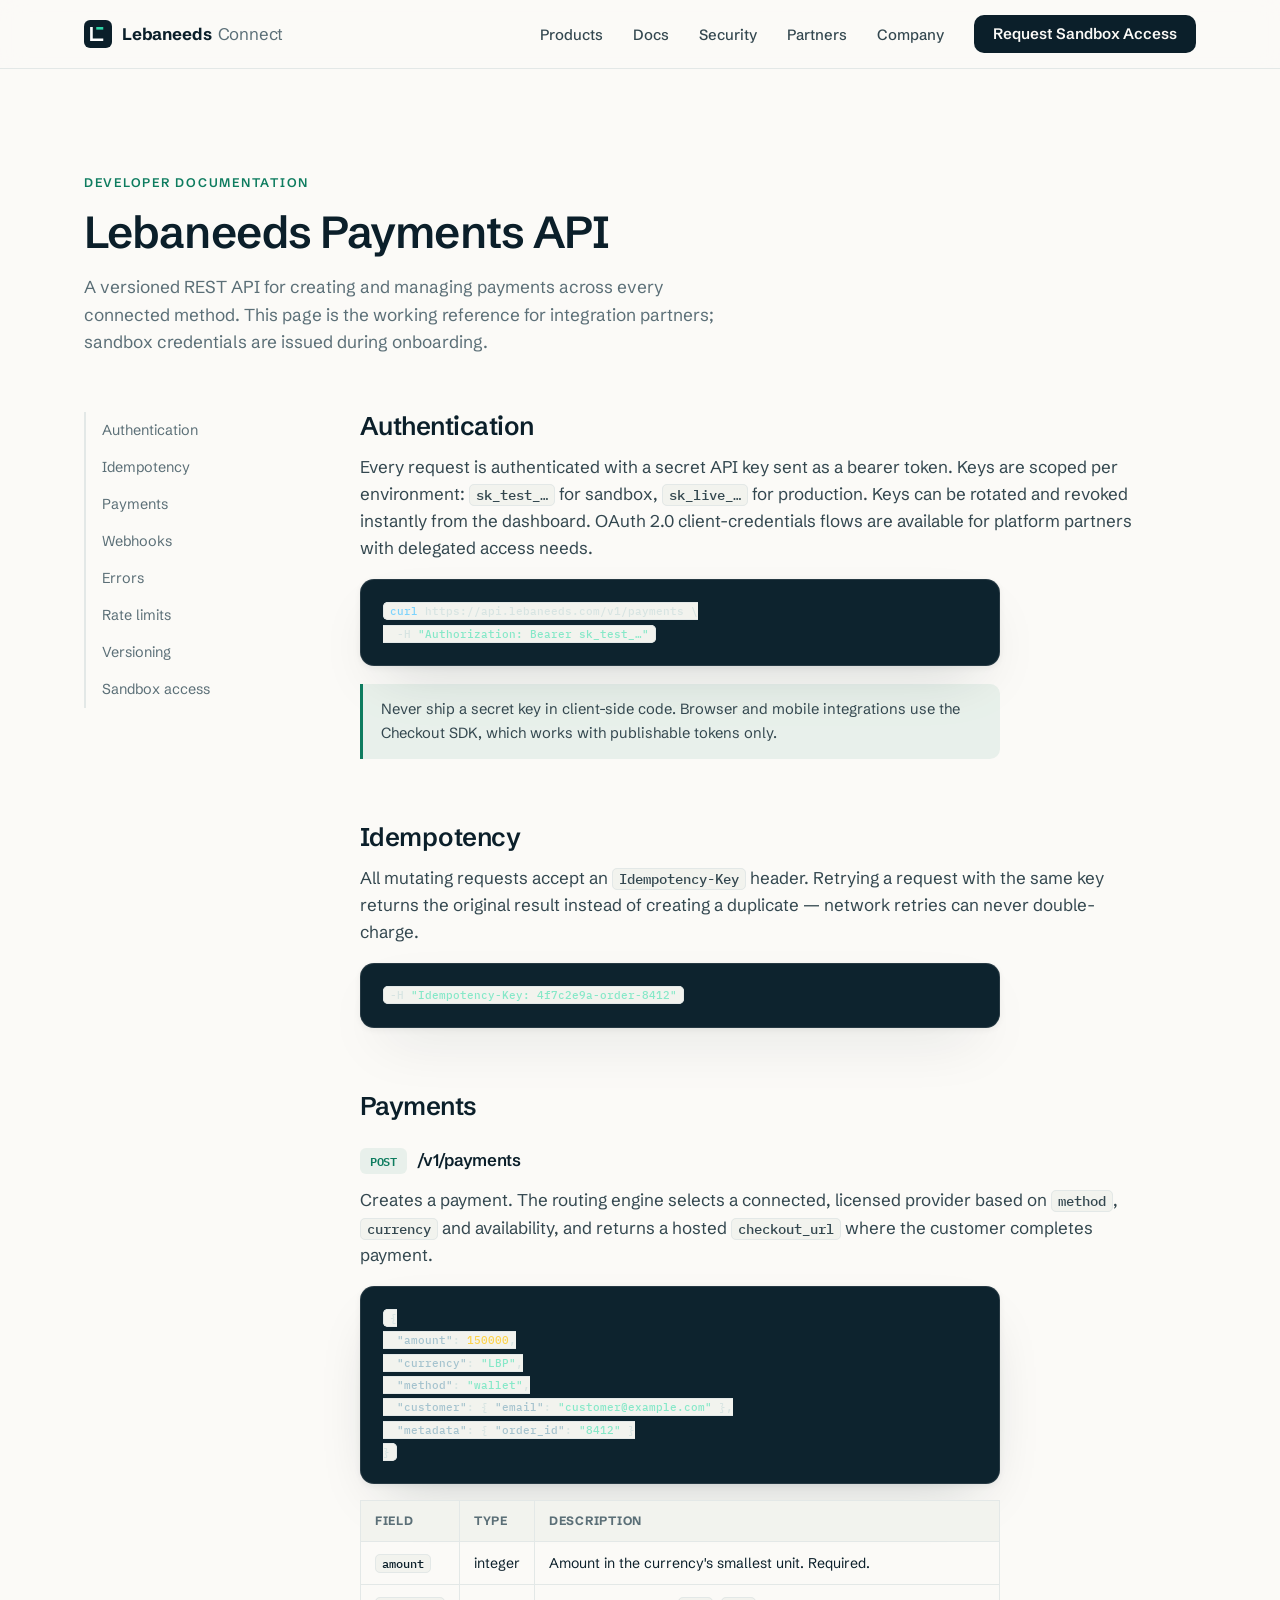
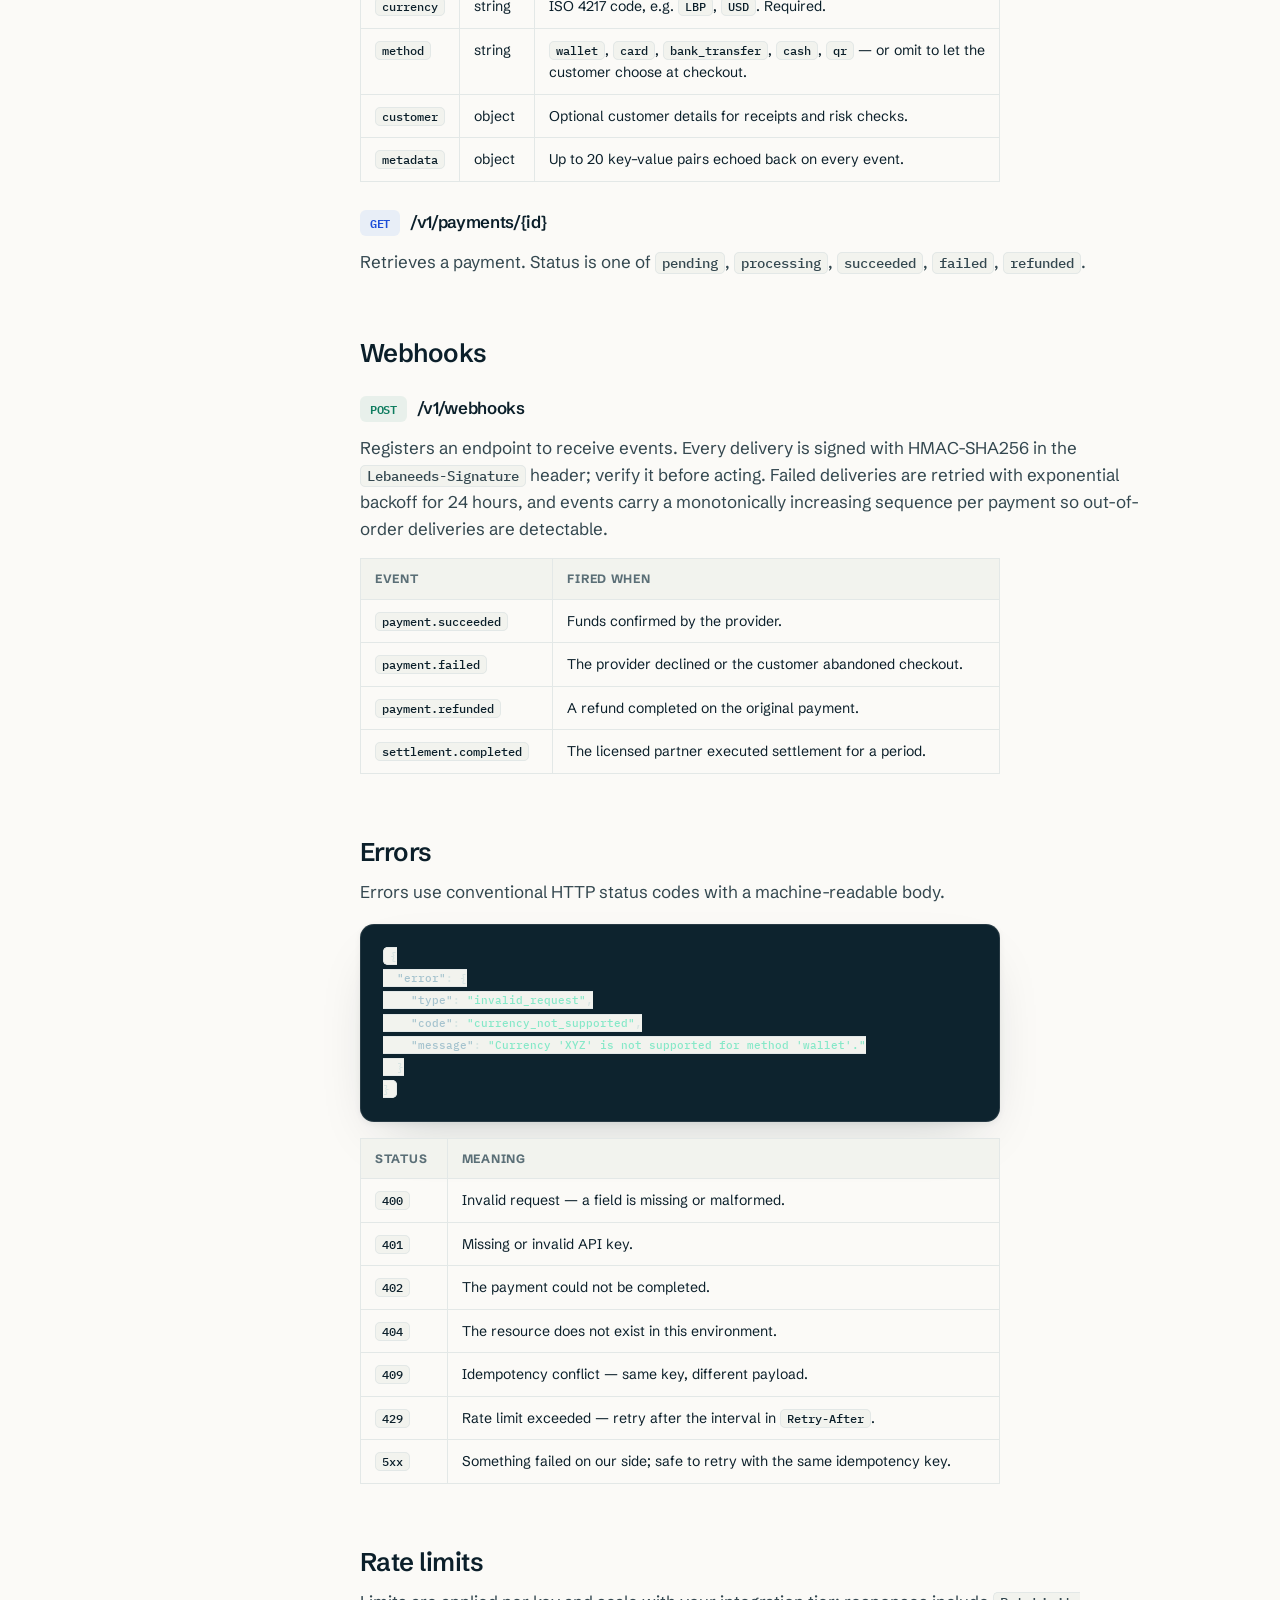
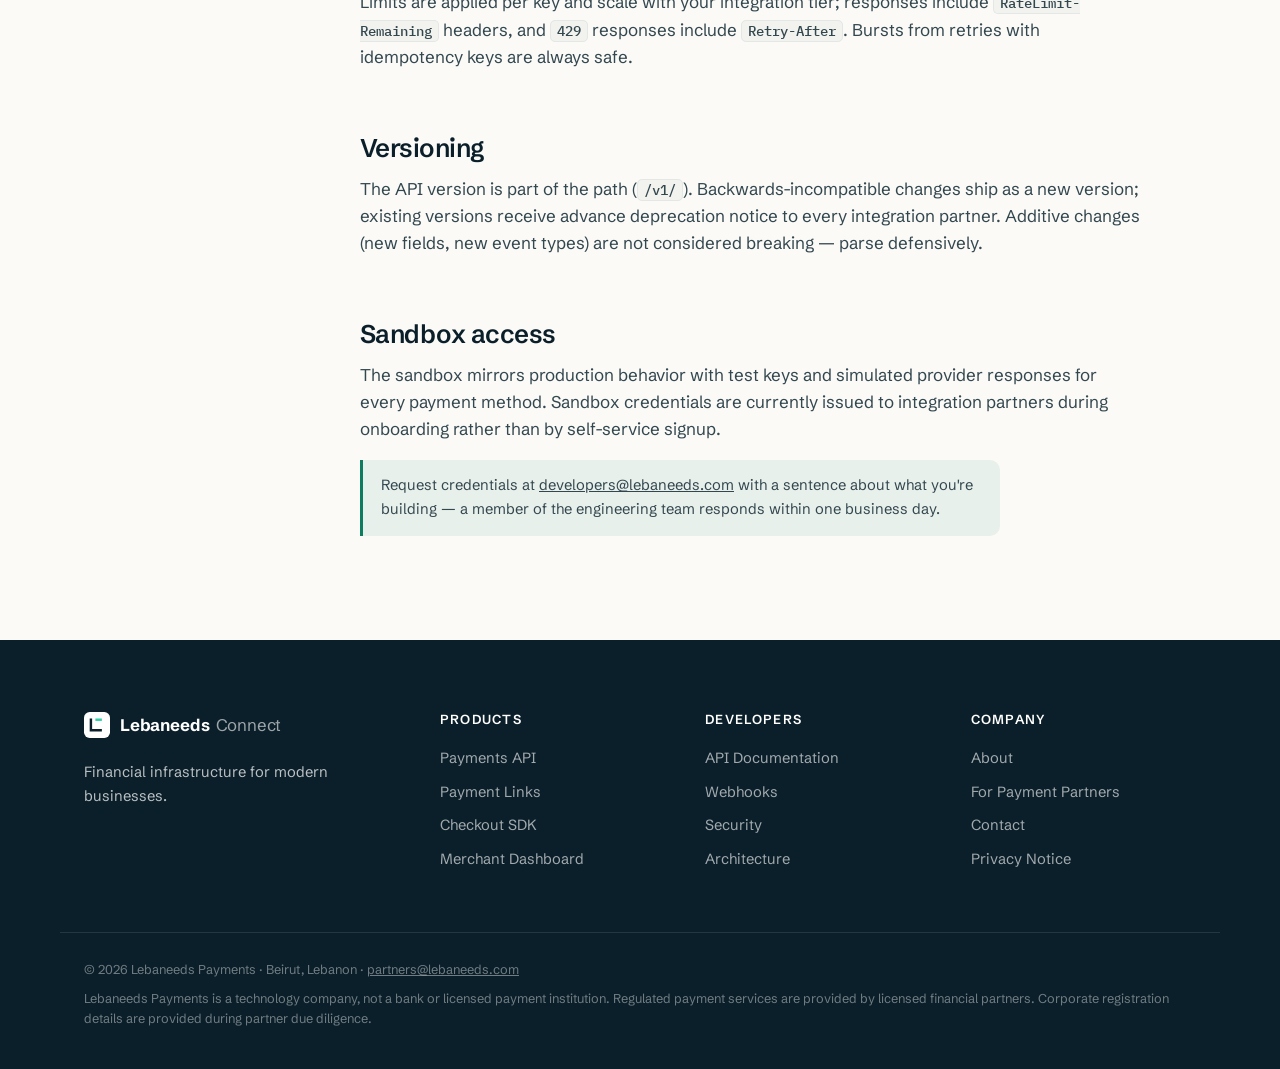
<file: docs.html>
<!DOCTYPE html>
<html lang="en">
<head>
<meta charset="UTF-8">
<meta name="viewport" content="width=device-width, initial-scale=1.0">
<title>API Documentation — Lebaneeds Connect</title>
<meta name="description" content="Reference documentation for the Lebaneeds Payments API: authentication, payments, webhooks, idempotency, errors, rate limits and sandbox access.">
<link rel="canonical" href="https://connect.lebaneeds.com/docs.html">
<meta name="theme-color" content="#0b1f2a">
<meta property="og:type" content="website">
<meta property="og:site_name" content="Lebaneeds Connect">
<meta property="og:title" content="API Documentation — Lebaneeds Connect">
<meta property="og:description" content="Authentication, payments, webhooks, idempotency, errors, rate limits and sandbox access.">
<meta property="og:url" content="https://connect.lebaneeds.com/docs.html">
<link rel="preconnect" href="https://fonts.googleapis.com">
<link rel="preconnect" href="https://fonts.gstatic.com" crossorigin>
<link href="https://fonts.googleapis.com/css2?family=Schibsted+Grotesk:wght@400;500;600;700&family=IBM+Plex+Mono:wght@400;500&display=swap" rel="stylesheet">
<link rel="stylesheet" href="styles.css">
<link rel="icon" href="data:image/svg+xml,<svg xmlns='http://www.w3.org/2000/svg' viewBox='0 0 32 32'><rect width='32' height='32' rx='7' fill='%230b1f2a'/><path d='M10 8v13h12v3H7V8h3z' fill='%23ffffff'/><rect x='14' y='8' width='8' height='3' fill='%232dd4a7'/></svg>">
<style>
.docs-layout{display:grid;grid-template-columns:220px 1fr;gap:56px;align-items:start}
.docs-nav{position:sticky;top:100px;font-size:.9rem}
.docs-nav a{display:block;padding:7px 0;color:var(--muted);text-decoration:none;border-left:2px solid var(--line);padding-left:16px}
.docs-nav a:hover{color:var(--ink);border-left-color:var(--accent-deep)}
.docs-body h2{margin-top:64px;font-size:1.6rem}
.docs-body h2:first-child{margin-top:0}
.docs-body h3{margin-top:28px;font-size:1.05rem}
.docs-body p{color:var(--ink-soft);margin-top:12px;max-width:46em}
.docs-body .code-window{margin-top:18px;max-width:640px}
.docs-body table{border-collapse:collapse;margin-top:16px;font-size:.88rem;width:100%;max-width:640px}
.docs-body th,.docs-body td{text-align:left;padding:10px 14px;border:1px solid var(--line);vertical-align:top}
.docs-body th{background:var(--tint);font-size:.76rem;text-transform:uppercase;letter-spacing:.06em;color:var(--muted)}
.docs-body code{font:500 .82em var(--mono);background:var(--tint);border:1px solid var(--line);border-radius:5px;padding:1px 6px}
.docs-note{border-left:3px solid var(--accent-deep);background:var(--accent-wash);padding:14px 18px;border-radius:0 10px 10px 0;font-size:.92rem;color:var(--ink-soft);margin-top:18px;max-width:640px}
.method{display:inline-block;font:600 .72rem var(--mono);padding:3px 10px;border-radius:6px;margin-right:10px}
.method-post{background:var(--accent-wash);color:var(--accent-deep)}
.method-get{background:rgba(59,130,246,.1);color:#1d4ed8}
@media (max-width:900px){.docs-layout{grid-template-columns:1fr}.docs-nav{position:static;display:flex;flex-wrap:wrap;gap:4px 18px}.docs-nav a{border-left:0;padding-left:0}}
@media (prefers-color-scheme: dark){.method-get{background:rgba(125,211,252,.12);color:#7dd3fc}}
</style>
</head>
<body>

<a class="skip-link" href="#main">Skip to content</a>

<header class="site-header" id="top">
  <div class="container header-inner">
    <a class="brand" href="/" aria-label="Lebaneeds Connect home">
      <span class="brand-mark" aria-hidden="true">
        <svg viewBox="0 0 32 32" width="28" height="28"><rect width="32" height="32" rx="7" fill="var(--ink)"/><path d="M10 8v13h12v3H7V8h3z" fill="#fff"/><rect x="14" y="8" width="8" height="3" fill="var(--accent)"/></svg>
      </span>
      <span class="brand-name">Lebaneeds<span class="brand-sub">Connect</span></span>
    </a>
    <nav class="main-nav" aria-label="Primary">
      <button class="nav-toggle" aria-expanded="false" aria-controls="nav-list">
        <span class="nav-toggle-bar"></span><span class="nav-toggle-bar"></span>
        <span class="visually-hidden">Menu</span>
      </button>
      <ul class="nav-list" id="nav-list">
        <li><a href="/#products">Products</a></li>
        <li><a href="docs.html" aria-current="page">Docs</a></li>
        <li><a href="/#security">Security</a></li>
        <li><a href="partners.html">Partners</a></li>
        <li><a href="/#about">Company</a></li>
        <li class="nav-cta"><a class="btn btn-primary btn-sm" href="#sandbox">Request Sandbox Access</a></li>
      </ul>
    </nav>
  </div>
</header>

<main id="main">
  <section class="section">
    <div class="container">
      <div class="section-head">
        <p class="eyebrow">Developer Documentation</p>
        <h1 style="font-size:clamp(1.9rem,4vw,2.8rem)">Lebaneeds Payments API</h1>
        <p class="section-lede">A versioned REST API for creating and managing payments across every connected method. This page is the working reference for integration partners; sandbox credentials are issued during onboarding.</p>
      </div>

      <div class="docs-layout">
        <nav class="docs-nav" aria-label="Documentation sections">
          <a href="#authentication">Authentication</a>
          <a href="#idempotency">Idempotency</a>
          <a href="#payments">Payments</a>
          <a href="#webhooks">Webhooks</a>
          <a href="#errors">Errors</a>
          <a href="#rate-limits">Rate limits</a>
          <a href="#versioning">Versioning</a>
          <a href="#sandbox">Sandbox access</a>
        </nav>

        <div class="docs-body">
          <h2 id="authentication">Authentication</h2>
          <p>Every request is authenticated with a secret API key sent as a bearer token. Keys are scoped per environment: <code>sk_test_…</code> for sandbox, <code>sk_live_…</code> for production. Keys can be rotated and revoked instantly from the dashboard. OAuth 2.0 client-credentials flows are available for platform partners with delegated access needs.</p>
          <div class="code-window code-window-dark"><pre class="code"><code><span class="k">curl</span> https://api.lebaneeds.com/v1/payments \
  -H <span class="s">"Authorization: Bearer sk_test_…"</span></code></pre></div>
          <div class="docs-note">Never ship a secret key in client-side code. Browser and mobile integrations use the Checkout SDK, which works with publishable tokens only.</div>

          <h2 id="idempotency">Idempotency</h2>
          <p>All mutating requests accept an <code>Idempotency-Key</code> header. Retrying a request with the same key returns the original result instead of creating a duplicate — network retries can never double-charge.</p>
          <div class="code-window code-window-dark"><pre class="code"><code>-H <span class="s">"Idempotency-Key: 4f7c2e9a-order-8412"</span></code></pre></div>

          <h2 id="payments">Payments</h2>
          <h3><span class="method method-post">POST</span>/v1/payments</h3>
          <p>Creates a payment. The routing engine selects a connected, licensed provider based on <code>method</code>, <code>currency</code> and availability, and returns a hosted <code>checkout_url</code> where the customer completes payment.</p>
          <div class="code-window code-window-dark"><pre class="code"><code>{
  <span class="p">"amount"</span>: <span class="n">150000</span>,
  <span class="p">"currency"</span>: <span class="s">"LBP"</span>,
  <span class="p">"method"</span>: <span class="s">"wallet"</span>,
  <span class="p">"customer"</span>: { <span class="p">"email"</span>: <span class="s">"customer@example.com"</span> },
  <span class="p">"metadata"</span>: { <span class="p">"order_id"</span>: <span class="s">"8412"</span> }
}</code></pre></div>
          <table>
            <caption class="visually-hidden">Payment request fields</caption>
            <tr><th>Field</th><th>Type</th><th>Description</th></tr>
            <tr><td><code>amount</code></td><td>integer</td><td>Amount in the currency's smallest unit. Required.</td></tr>
            <tr><td><code>currency</code></td><td>string</td><td>ISO 4217 code, e.g. <code>LBP</code>, <code>USD</code>. Required.</td></tr>
            <tr><td><code>method</code></td><td>string</td><td><code>wallet</code>, <code>card</code>, <code>bank_transfer</code>, <code>cash</code>, <code>qr</code> — or omit to let the customer choose at checkout.</td></tr>
            <tr><td><code>customer</code></td><td>object</td><td>Optional customer details for receipts and risk checks.</td></tr>
            <tr><td><code>metadata</code></td><td>object</td><td>Up to 20 key–value pairs echoed back on every event.</td></tr>
          </table>

          <h3><span class="method method-get">GET</span>/v1/payments/{id}</h3>
          <p>Retrieves a payment. Status is one of <code>pending</code>, <code>processing</code>, <code>succeeded</code>, <code>failed</code>, <code>refunded</code>.</p>

          <h2 id="webhooks">Webhooks</h2>
          <h3><span class="method method-post">POST</span>/v1/webhooks</h3>
          <p>Registers an endpoint to receive events. Every delivery is signed with HMAC-SHA256 in the <code>Lebaneeds-Signature</code> header; verify it before acting. Failed deliveries are retried with exponential backoff for 24 hours, and events carry a monotonically increasing sequence per payment so out-of-order deliveries are detectable.</p>
          <table>
            <caption class="visually-hidden">Core event types</caption>
            <tr><th>Event</th><th>Fired when</th></tr>
            <tr><td><code>payment.succeeded</code></td><td>Funds confirmed by the provider.</td></tr>
            <tr><td><code>payment.failed</code></td><td>The provider declined or the customer abandoned checkout.</td></tr>
            <tr><td><code>payment.refunded</code></td><td>A refund completed on the original payment.</td></tr>
            <tr><td><code>settlement.completed</code></td><td>The licensed partner executed settlement for a period.</td></tr>
          </table>

          <h2 id="errors">Errors</h2>
          <p>Errors use conventional HTTP status codes with a machine-readable body.</p>
          <div class="code-window code-window-dark"><pre class="code"><code>{
  <span class="p">"error"</span>: {
    <span class="p">"type"</span>: <span class="s">"invalid_request"</span>,
    <span class="p">"code"</span>: <span class="s">"currency_not_supported"</span>,
    <span class="p">"message"</span>: <span class="s">"Currency 'XYZ' is not supported for method 'wallet'."</span>
  }
}</code></pre></div>
          <table>
            <caption class="visually-hidden">Error status codes</caption>
            <tr><th>Status</th><th>Meaning</th></tr>
            <tr><td><code>400</code></td><td>Invalid request — a field is missing or malformed.</td></tr>
            <tr><td><code>401</code></td><td>Missing or invalid API key.</td></tr>
            <tr><td><code>402</code></td><td>The payment could not be completed.</td></tr>
            <tr><td><code>404</code></td><td>The resource does not exist in this environment.</td></tr>
            <tr><td><code>409</code></td><td>Idempotency conflict — same key, different payload.</td></tr>
            <tr><td><code>429</code></td><td>Rate limit exceeded — retry after the interval in <code>Retry-After</code>.</td></tr>
            <tr><td><code>5xx</code></td><td>Something failed on our side; safe to retry with the same idempotency key.</td></tr>
          </table>

          <h2 id="rate-limits">Rate limits</h2>
          <p>Limits are applied per key and scale with your integration tier; responses include <code>RateLimit-Remaining</code> headers, and <code>429</code> responses include <code>Retry-After</code>. Bursts from retries with idempotency keys are always safe.</p>

          <h2 id="versioning">Versioning</h2>
          <p>The API version is part of the path (<code>/v1/</code>). Backwards-incompatible changes ship as a new version; existing versions receive advance deprecation notice to every integration partner. Additive changes (new fields, new event types) are not considered breaking — parse defensively.</p>

          <h2 id="sandbox">Sandbox access</h2>
          <p>The sandbox mirrors production behavior with test keys and simulated provider responses for every payment method. Sandbox credentials are currently issued to integration partners during onboarding rather than by self-service signup.</p>
          <div class="docs-note">Request credentials at <a href="mailto:developers@lebaneeds.com">developers@lebaneeds.com</a> with a sentence about what you're building — a member of the engineering team responds within one business day.</div>
        </div>
      </div>
    </div>
  </section>
</main>

<footer class="site-footer">
  <div class="container footer-grid">
    <div class="footer-brand">
      <a class="brand" href="/" aria-label="Lebaneeds Connect home">
        <span class="brand-mark" aria-hidden="true">
          <svg viewBox="0 0 32 32" width="26" height="26"><rect width="32" height="32" rx="7" fill="#fff"/><path d="M10 8v13h12v3H7V8h3z" fill="var(--ink)"/><rect x="14" y="8" width="8" height="3" fill="var(--accent)"/></svg>
        </span>
        <span class="brand-name brand-name-light">Lebaneeds<span class="brand-sub">Connect</span></span>
      </a>
      <p>Financial infrastructure for modern businesses.</p>
    </div>
    <nav class="footer-col" aria-label="Products">
      <h4>Products</h4>
      <a href="/#products">Payments API</a>
      <a href="/#products">Payment Links</a>
      <a href="/#products">Checkout SDK</a>
      <a href="/#dashboard">Merchant Dashboard</a>
    </nav>
    <nav class="footer-col" aria-label="Developers">
      <h4>Developers</h4>
      <a href="docs.html">API Documentation</a>
      <a href="docs.html#webhooks">Webhooks</a>
      <a href="/#security">Security</a>
      <a href="/#architecture">Architecture</a>
    </nav>
    <nav class="footer-col" aria-label="Company">
      <h4>Company</h4>
      <a href="/#about">About</a>
      <a href="partners.html">For Payment Partners</a>
      <a href="/#contact">Contact</a>
      <a href="/privacy.html">Privacy Notice</a>
    </nav>
  </div>
  <div class="container footer-legal">
    <p>© 2026 Lebaneeds Payments · Beirut, Lebanon · <a href="mailto:partners@lebaneeds.com" style="color:inherit">partners@lebaneeds.com</a></p>
    <p>Lebaneeds Payments is a technology company, not a bank or licensed payment institution. Regulated payment services are provided by licensed financial partners. Corporate registration details are provided during partner due diligence.</p>
  </div>
</footer>

<script src="script.js"></script>
</body>
</html>
</file>
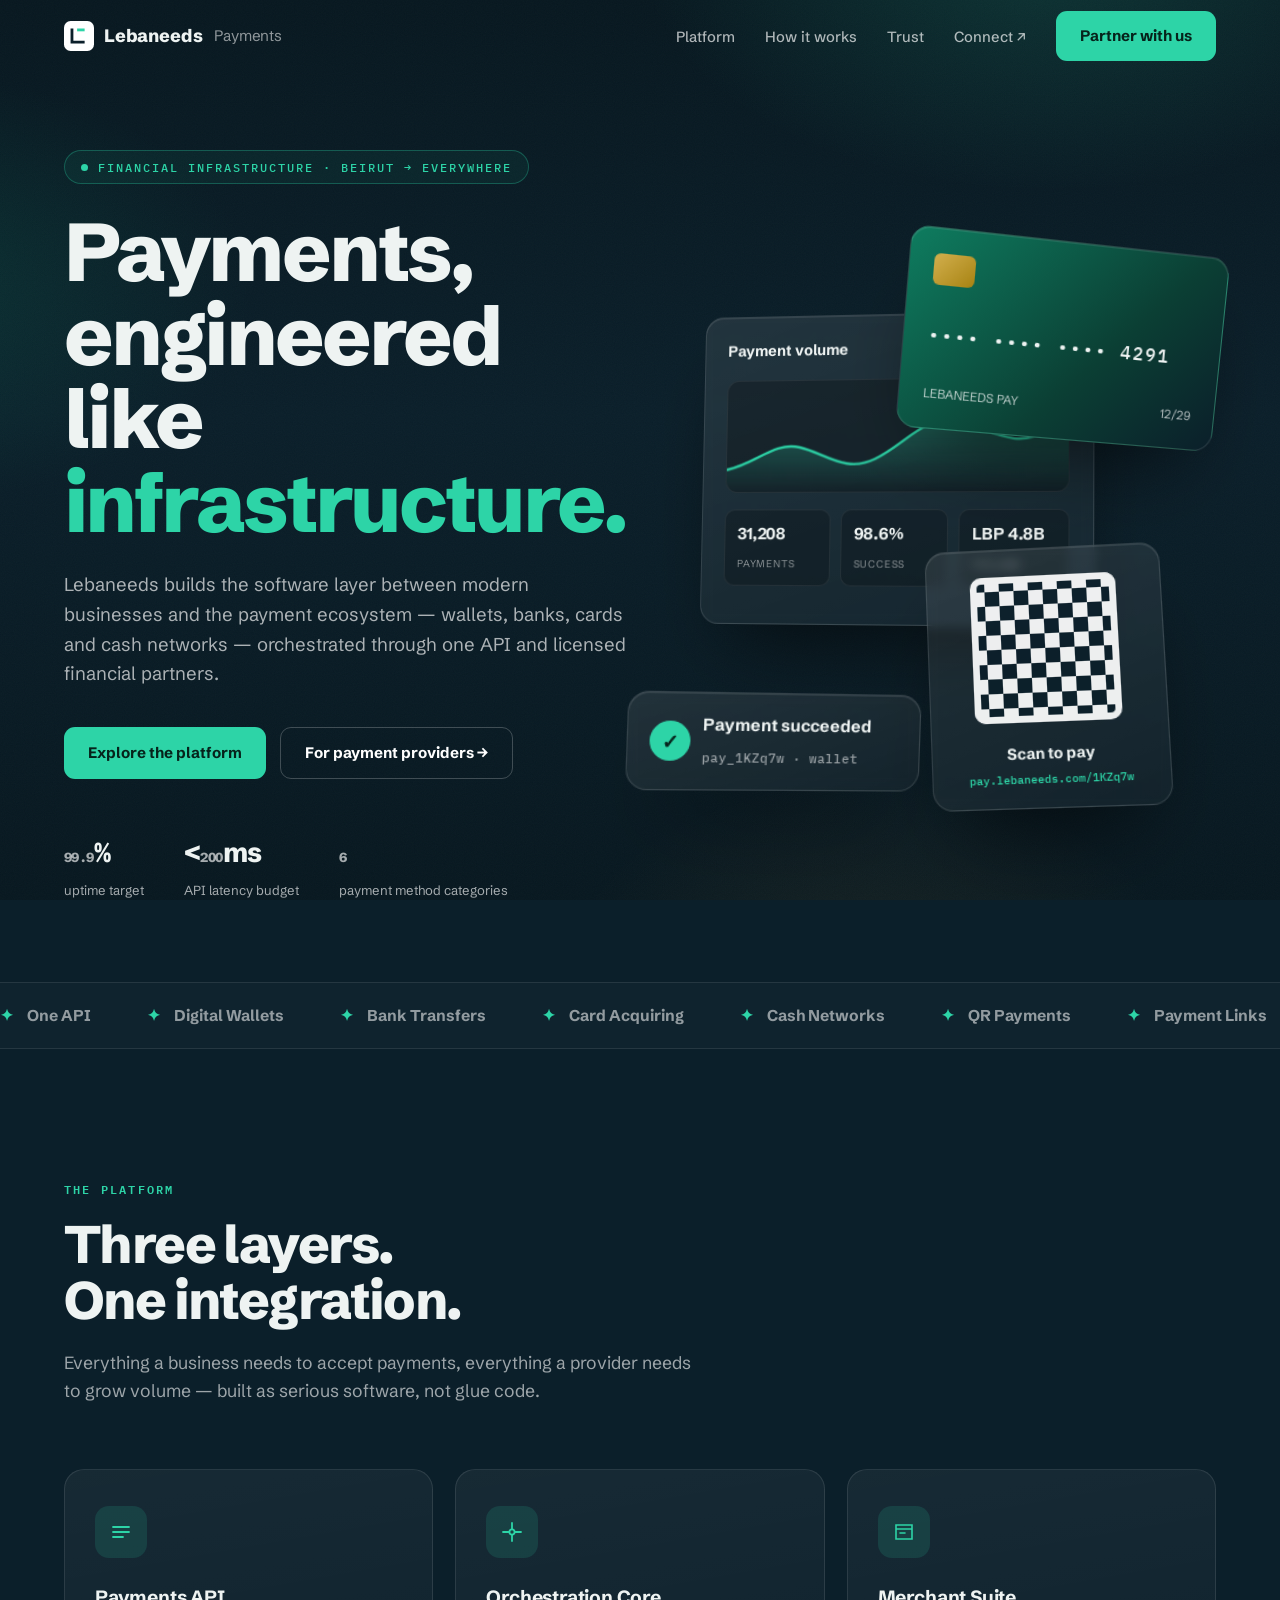
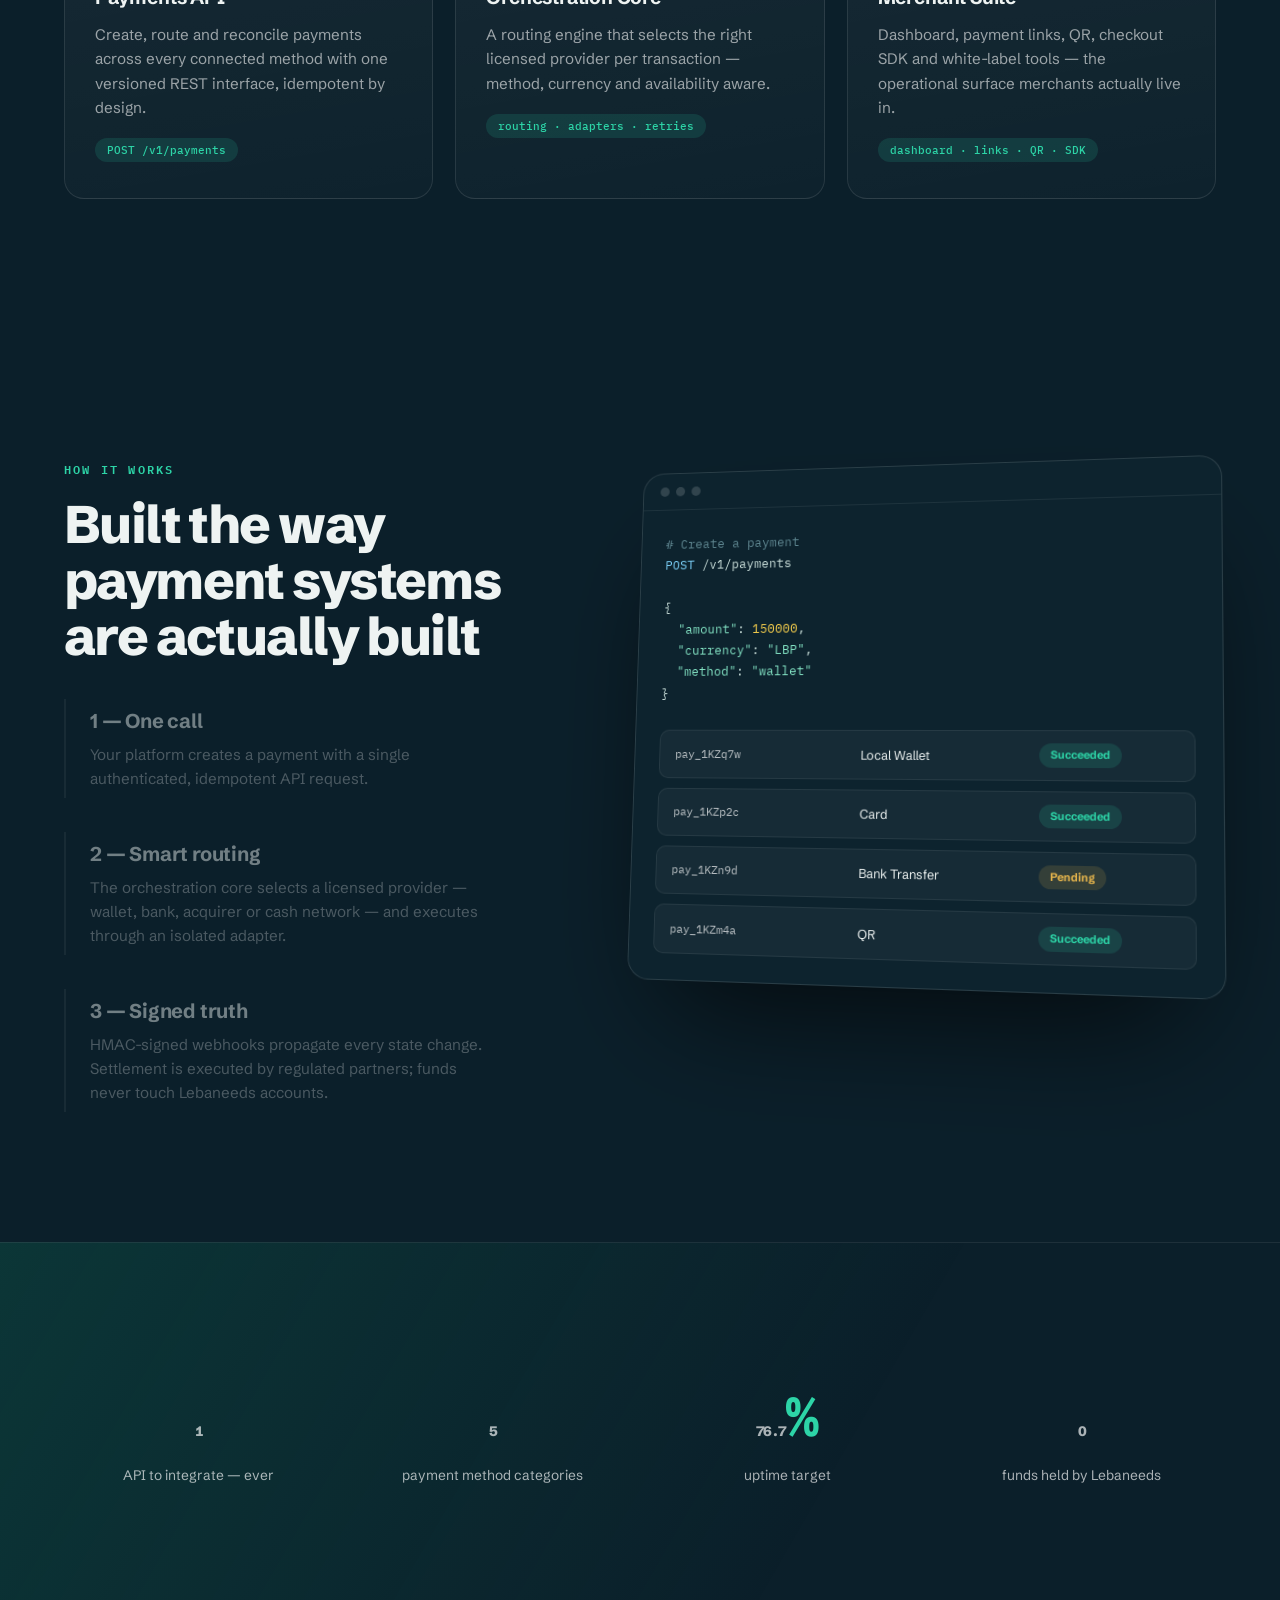
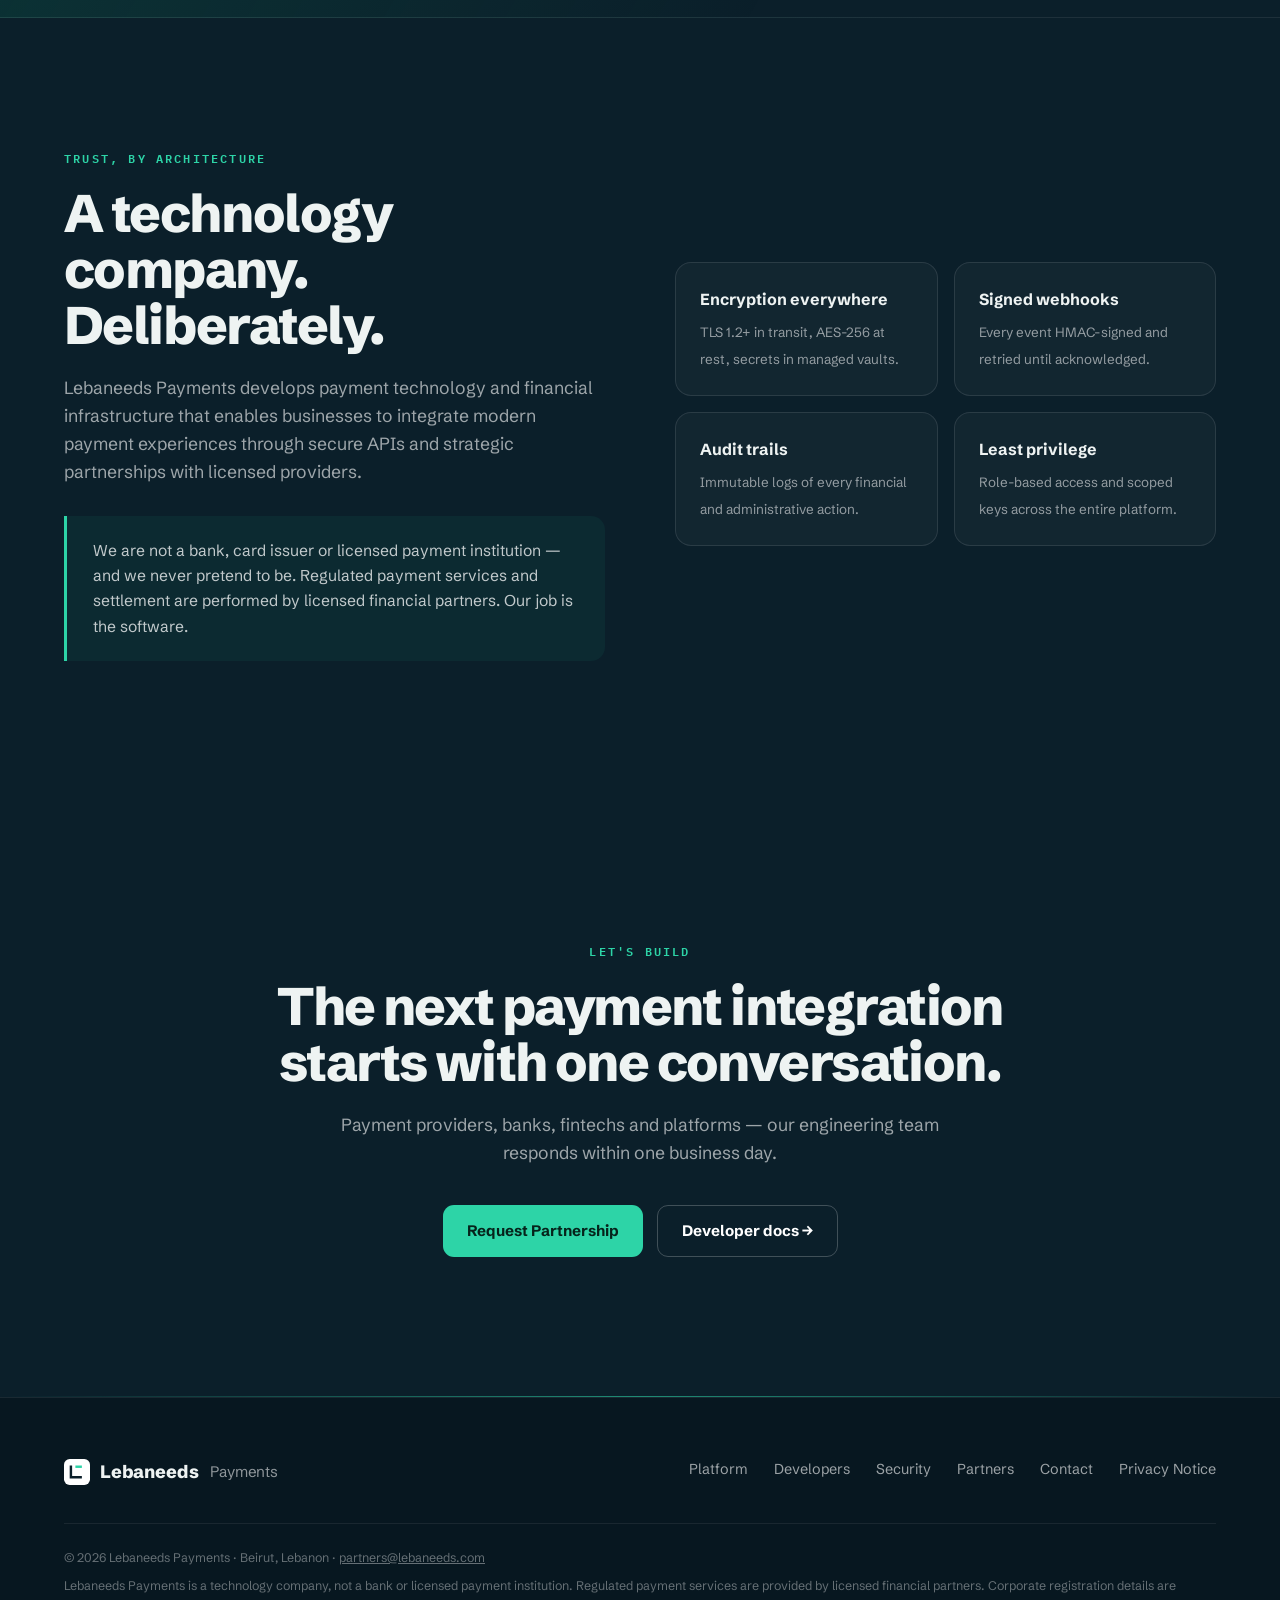
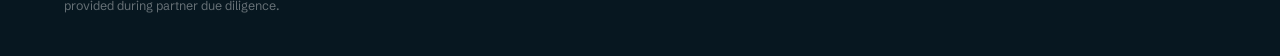
<file: home.html>
<!DOCTYPE html>
<html lang="en">
<head>
<meta charset="UTF-8">
<meta name="viewport" content="width=device-width, initial-scale=1.0">
<title>Lebaneeds — Payment Infrastructure for the Next Generation of Commerce</title>
<meta name="description" content="Lebaneeds builds financial infrastructure: one API connecting businesses to wallets, banks, cards and cash networks through licensed partners.">
<link rel="canonical" href="https://lebaneeds.com/">
<meta name="theme-color" content="#081820">
<meta property="og:type" content="website">
<meta property="og:site_name" content="Lebaneeds">
<meta property="og:title" content="Lebaneeds — Payment Infrastructure for the Next Generation of Commerce">
<meta property="og:description" content="One API connecting businesses to wallets, banks, cards and cash networks through licensed partners.">
<meta property="og:url" content="https://lebaneeds.com/">
<meta name="twitter:card" content="summary">
<meta name="twitter:title" content="Lebaneeds — Payment Infrastructure for the Next Generation of Commerce">
<meta name="twitter:description" content="One API connecting businesses to wallets, banks, cards and cash networks through licensed partners.">
<script type="application/ld+json">
{"@context":"https://schema.org","@type":"Organization","name":"Lebaneeds Payments","url":"https://lebaneeds.com/","email":"partners@lebaneeds.com","description":"Lebaneeds Payments develops payment technology and financial infrastructure that enables businesses to integrate modern payment experiences through secure APIs and strategic partnerships with licensed providers.","sameAs":["https://connect.lebaneeds.com/"]}
</script>
<link rel="preconnect" href="https://fonts.googleapis.com">
<link rel="preconnect" href="https://fonts.gstatic.com" crossorigin>
<link href="https://fonts.googleapis.com/css2?family=Schibsted+Grotesk:wght@400;500;600;700;800&family=IBM+Plex+Mono:wght@400;500&display=swap" rel="stylesheet">
<link rel="icon" href="data:image/svg+xml,<svg xmlns='http://www.w3.org/2000/svg' viewBox='0 0 32 32'><rect width='32' height='32' rx='7' fill='%230b1f2a'/><path d='M10 8v13h12v3H7V8h3z' fill='%23ffffff'/><rect x='14' y='8' width='8' height='3' fill='%232dd4a7'/></svg>">
<style>
/* ============ Lebaneeds brand landing — self-contained ============ */
:root{
  --ink:#0b1f2a; --ink-2:#102934; --ink-3:#16333f;
  --paper:#fbfaf7; --mist:#eef0ea;
  --teal:#2dd4a7; --teal-deep:#0e7c5f; --teal-dim:rgba(45,212,167,.14);
  --gold:#e8b64c;
  --font:"Schibsted Grotesk","Helvetica Neue",Arial,sans-serif;
  --mono:"IBM Plex Mono",ui-monospace,Menlo,monospace;
}
*{box-sizing:border-box;margin:0;padding:0}
html{scroll-behavior:smooth}
body{
  font-family:var(--font);background:var(--ink);color:#eef3f2;
  line-height:1.6;font-size:17px;-webkit-font-smoothing:antialiased;overflow-x:hidden;
}
::selection{background:var(--teal);color:#06231b}
a{color:inherit}
.visually-hidden{position:absolute;width:1px;height:1px;overflow:hidden;clip:rect(0 0 0 0);white-space:nowrap}
.skip-link{position:absolute;left:-9999px;top:0;z-index:200;background:var(--teal);color:#06231b;padding:10px 18px;border-radius:0 0 8px 0;font-weight:700}
.skip-link:focus{left:0}
:focus-visible{outline:2px solid var(--teal);outline-offset:3px;border-radius:4px}
.wrap{max-width:1200px;margin:0 auto;padding:0 24px}

/* ---------- aurora backdrop ---------- */
.sky{position:fixed;inset:0;z-index:-2;background:
  radial-gradient(52% 44% at 82% -6%, rgba(45,212,167,.16), transparent 62%),
  radial-gradient(46% 40% at -8% 32%, rgba(14,124,95,.22), transparent 60%),
  radial-gradient(40% 36% at 68% 108%, rgba(232,182,76,.07), transparent 60%),
  linear-gradient(180deg,#081820 0%, #0b1f2a 46%, #081820 100%);}
.grain{position:fixed;inset:0;z-index:-1;opacity:.05;pointer-events:none;
  background-image:url("data:image/svg+xml,%3Csvg xmlns='http://www.w3.org/2000/svg' width='120' height='120'%3E%3Cfilter id='n'%3E%3CfeTurbulence type='fractalNoise' baseFrequency='0.9' numOctaves='2'/%3E%3C/filter%3E%3Crect width='120' height='120' filter='url(%23n)' opacity='0.6'/%3E%3C/svg%3E");}

/* ---------- header ---------- */
header{position:fixed;top:0;left:0;right:0;z-index:100;transition:background .3s ease,border-color .3s ease;border-bottom:1px solid transparent}
header.is-scrolled{background:rgba(8,24,32,.82);backdrop-filter:blur(14px);border-bottom-color:rgba(255,255,255,.08)}
.head-in{display:flex;align-items:center;justify-content:space-between;height:72px}
.brand{display:inline-flex;align-items:center;gap:10px;text-decoration:none;font-weight:800;font-size:1.12rem;letter-spacing:-.01em}
.brand svg{display:block}
.brand small{font-weight:400;color:rgba(255,255,255,.55);font-size:.95rem;margin-left:2px}
nav.top ul{display:flex;align-items:center;gap:30px;list-style:none}
nav.top a:not(.cta){font-size:.92rem;font-weight:500;color:rgba(255,255,255,.68);text-decoration:none;transition:color .15s}
nav.top a:not(.cta):hover{color:#fff}
.cta{display:inline-flex;align-items:center;gap:9px;background:var(--teal);color:#06231b;text-decoration:none;
  font-weight:700;font-size:.95rem;padding:13px 24px;border-radius:11px;transition:transform .16s ease,box-shadow .16s ease}
.cta:hover{transform:translateY(-2px);box-shadow:0 12px 32px -8px rgba(45,212,167,.45)}
.cta.ghost{background:transparent;color:#fff;border:1px solid rgba(255,255,255,.22)}
.cta.ghost:hover{border-color:#fff;box-shadow:none}
.menu-btn{display:none;background:none;border:0;padding:12px;cursor:pointer;flex-direction:column;gap:5px}
.menu-bar{width:22px;height:2px;background:#fff;display:block;transition:transform .2s ease}
.menu-btn[aria-expanded="true"] .menu-bar:first-child{transform:translateY(3.5px) rotate(45deg)}
.menu-btn[aria-expanded="true"] .menu-bar:last-child{transform:translateY(-3.5px) rotate(-45deg)}

/* ---------- hero ---------- */
.hero{min-height:100svh;display:grid;align-items:center;padding:150px 0 80px;position:relative}
.hero-grid{display:grid;grid-template-columns:1.02fr .98fr;gap:48px;align-items:center}
.kicker{display:inline-flex;align-items:center;gap:10px;font:500 .78rem var(--mono);letter-spacing:.16em;text-transform:uppercase;
  color:var(--teal);border:1px solid rgba(45,212,167,.3);border-radius:99px;padding:8px 16px;background:rgba(45,212,167,.06)}
.kicker::before{content:"";width:7px;height:7px;border-radius:50%;background:var(--teal);animation:pulse 2.4s ease-in-out infinite}
@keyframes pulse{0%,100%{box-shadow:0 0 0 0 rgba(45,212,167,.5)}55%{box-shadow:0 0 0 8px rgba(45,212,167,0)}}
h1{font-size:clamp(2.9rem,6.4vw,5.2rem);line-height:1.02;letter-spacing:-.035em;font-weight:800;margin:26px 0 0}
h1 .flip{display:inline-block;color:var(--teal);position:relative}
.hero p.lede{margin-top:26px;max-width:33em;color:rgba(255,255,255,.66);font-size:1.16rem}
.hero-actions{display:flex;flex-wrap:wrap;gap:14px;margin-top:38px}
.hero-stats{display:flex;gap:40px;margin-top:52px;list-style:none;flex-wrap:wrap}
.hero-stats strong{display:block;font-size:1.7rem;font-weight:800;letter-spacing:-.02em;font-variant-numeric:tabular-nums}
.hero-stats span{font-size:.82rem;color:rgba(255,255,255,.64)}

/* ---------- 3D hero scene ---------- */
.scene{perspective:1400px;position:relative;height:540px}
.stage{position:absolute;inset:0;transform-style:preserve-3d;transition:transform .25s ease-out;will-change:transform}
.pane{position:absolute;border-radius:18px;transform-style:preserve-3d;
  box-shadow:0 40px 80px -30px rgba(0,0,0,.65), inset 0 1px 0 rgba(255,255,255,.09);
  background:linear-gradient(160deg,rgba(255,255,255,.09),rgba(255,255,255,.03));
  border:1px solid rgba(255,255,255,.12);backdrop-filter:blur(6px);animation:bob 7s ease-in-out infinite}
@keyframes bob{0%,100%{margin-top:0}50%{margin-top:-14px}}
.pane-dash{width:380px;height:300px;left:6%;top:12%;transform:translateZ(60px) rotateY(-8deg) rotateX(4deg);padding:22px;animation-delay:.2s}
.pane-dash .row{display:flex;justify-content:space-between;align-items:center;margin-bottom:16px}
.pane-dash .row b{font-size:.92rem}
.pane-dash .chipset{font:500 .66rem var(--mono);color:var(--teal);background:var(--teal-dim);border-radius:99px;padding:4px 10px}
.spark{height:110px;border-radius:12px;overflow:hidden;background:rgba(0,0,0,.25);border:1px solid rgba(255,255,255,.07)}
.spark svg{width:100%;height:100%;display:block}
.spark .line{fill:none;stroke:var(--teal);stroke-width:2.4;stroke-dasharray:600;stroke-dashoffset:600;animation:draw 2.6s .6s ease forwards}
.spark .fill{fill:url(#sg);opacity:0;animation:fadein 1s 2.4s ease forwards}
@keyframes draw{to{stroke-dashoffset:0}}
@keyframes fadein{to{opacity:1}}
.mini-stats{display:grid;grid-template-columns:1fr 1fr 1fr;gap:10px;margin-top:16px}
.mini-stats div{background:rgba(0,0,0,.22);border:1px solid rgba(255,255,255,.07);border-radius:10px;padding:10px 12px}
.mini-stats b{display:block;font-size:.98rem;letter-spacing:-.01em}
.mini-stats span{font-size:.62rem;color:rgba(255,255,255,.5);text-transform:uppercase;letter-spacing:.08em}
.pane-card{width:300px;height:180px;right:2%;top:2%;transform:translateZ(120px) rotateY(10deg) rotateX(-6deg) rotate(4deg);
  padding:22px;display:flex;flex-direction:column;justify-content:space-between;
  background:linear-gradient(135deg,#0e7c5f 0%,#0b3f34 60%,#0b1f2a 100%);animation-delay:.8s}
.pane-card .chip{width:38px;height:28px;border-radius:6px;background:linear-gradient(135deg,var(--gold),#b8860b);opacity:.9}
.pane-card .num{font:500 1.05rem var(--mono);letter-spacing:.12em}
.pane-card .foot{display:flex;justify-content:space-between;font-size:.72rem;color:rgba(255,255,255,.7)}
.pane-qr{width:210px;height:230px;right:14%;bottom:4%;transform:translateZ(160px) rotateY(-6deg) rotateX(8deg) rotate(-3deg);
  padding:18px;text-align:center;animation-delay:1.4s}
.pane-qr .qr{width:130px;height:130px;margin:6px auto 12px;border-radius:10px;background:
  conic-gradient(#fff 25%,transparent 0 50%,#fff 0 75%,transparent 0) 0 0/26px 26px,#0b1f2a;
  outline:6px solid #fff;outline-offset:-6px;opacity:.92}
.pane-qr b{font-size:.85rem}
.pane-qr span{display:block;font:500 .64rem var(--mono);color:var(--teal);margin-top:4px}
.pane-pay{width:250px;left:0;bottom:8%;transform:translateZ(200px) rotateY(9deg) rotate(2deg);padding:16px 18px;animation-delay:2s}
.pane-pay .ok{display:flex;align-items:center;gap:10px}
.pane-pay .tick{width:34px;height:34px;border-radius:50%;background:var(--teal);display:grid;place-items:center;color:#06231b;font-weight:800}
.pane-pay b{font-size:.9rem;display:block}
.pane-pay span{font:500 .68rem var(--mono);color:rgba(255,255,255,.55)}

/* ---------- marquee ---------- */
.marquee{border-block:1px solid rgba(255,255,255,.09);padding:20px 0;overflow:hidden;background:rgba(255,255,255,.02)}
.marquee-track{display:flex;gap:56px;width:max-content;animation:slide 30s linear infinite;font-weight:700;font-size:.98rem;color:rgba(255,255,255,.55);white-space:nowrap}
.marquee-track span::before{content:"✦";color:var(--teal);margin-right:14px}
@keyframes slide{to{transform:translateX(-50%)}}

/* ---------- sections ---------- */
section{padding:130px 0;position:relative}
.eyebrow{font:600 .76rem var(--mono);letter-spacing:.18em;text-transform:uppercase;color:var(--teal);margin-bottom:18px}
h2{font-size:clamp(2rem,4.4vw,3.3rem);letter-spacing:-.03em;line-height:1.06;font-weight:800;max-width:16em}
.sub{color:rgba(255,255,255,.6);margin-top:20px;max-width:36em;font-size:1.1rem}

/* pillars */
.pillars{display:grid;grid-template-columns:repeat(3,1fr);gap:22px;margin-top:64px}
.pillar{border:1px solid rgba(255,255,255,.1);border-radius:20px;padding:36px 30px;background:linear-gradient(170deg,rgba(255,255,255,.05),rgba(255,255,255,.015));
  transition:transform .25s ease,border-color .25s ease;transform-style:preserve-3d}
.pillar:hover{transform:translateY(-6px);border-color:rgba(45,212,167,.5)}
.pillar .glyph{width:52px;height:52px;border-radius:14px;background:var(--teal-dim);display:grid;place-items:center;margin-bottom:24px;color:var(--teal)}
.pillar h3{font-size:1.2rem;letter-spacing:-.01em}
.pillar p{color:rgba(255,255,255,.58);font-size:.95rem;margin-top:10px}
.pillar .tag{display:inline-block;margin-top:18px;font:500 .68rem var(--mono);color:var(--teal);background:var(--teal-dim);padding:5px 12px;border-radius:99px}

/* sticky showcase */
.show{display:grid;grid-template-columns:.9fr 1.1fr;gap:70px;align-items:start}
.show-copy{position:sticky;top:130px}
.step{border-left:2px solid rgba(255,255,255,.12);padding:6px 0 6px 24px;margin-top:34px;transition:border-color .3s,opacity .3s;opacity:.45}
.step.is-on{border-color:var(--teal);opacity:1}
.step h3{font-size:1.25rem;letter-spacing:-.01em}
.step p{color:rgba(255,255,255,.58);font-size:.95rem;margin-top:6px;max-width:26em}
.show-visual{perspective:1200px}
.tilt-shell{transform-style:preserve-3d;transition:transform .1s linear;will-change:transform}
.mock{border-radius:22px;border:1px solid rgba(255,255,255,.12);overflow:hidden;background:#0d232e;
  box-shadow:0 60px 120px -40px rgba(0,0,0,.75)}
.mock-bar{display:flex;gap:7px;padding:14px 18px;border-bottom:1px solid rgba(255,255,255,.07)}
.mock-bar i{width:10px;height:10px;border-radius:50%;background:rgba(255,255,255,.15)}
.mock-body{padding:26px;font:400 .8rem/1.75 var(--mono);color:#cfe4df}
.mock-body .c{color:#5f8791}.mock-body .k{color:#7dd3fc}.mock-body .s{color:#86e8c8}.mock-body .n{color:#fcd34d}
.mock-rowset{padding:0 26px 26px;display:grid;gap:10px}
.mock-row{display:grid;grid-template-columns:1.1fr 1fr .8fr;gap:12px;align-items:center;font-size:.8rem;
  background:rgba(255,255,255,.04);border:1px solid rgba(255,255,255,.07);border-radius:10px;padding:12px 16px;
  opacity:0;transform:translateY(14px);transition:opacity .5s ease,transform .5s ease}
.mock-row.is-in{opacity:1;transform:none}
.mock-row code{font-family:var(--mono);font-size:.72rem;color:rgba(255,255,255,.7)}
.pill{justify-self:start;font-size:.68rem;font-weight:700;padding:3px 11px;border-radius:99px;background:var(--teal-dim);color:var(--teal)}

/* numbers band */
.band{background:linear-gradient(120deg,rgba(14,124,95,.25),rgba(8,24,32,0) 65%);border-block:1px solid rgba(255,255,255,.08)}
.numbers{display:grid;grid-template-columns:repeat(4,1fr);gap:26px;text-align:center}
.numbers strong{display:block;font-size:clamp(2.2rem,4.4vw,3.4rem);font-weight:800;letter-spacing:-.03em;font-variant-numeric:tabular-nums;color:#fff}
.numbers strong em{font-style:normal;color:var(--teal)}
.numbers span{font-size:.86rem;color:rgba(255,255,255,.66)}

/* trust / about */
.trust{display:grid;grid-template-columns:1fr 1fr;gap:70px;align-items:center}
.trust-note{border-left:3px solid var(--teal);background:rgba(45,212,167,.06);padding:22px 26px;border-radius:0 14px 14px 0;
  color:rgba(255,255,255,.75);font-size:.98rem;margin-top:30px}
.badges{display:grid;grid-template-columns:1fr 1fr;gap:16px}
.badge{border:1px solid rgba(255,255,255,.1);border-radius:16px;padding:24px;background:rgba(255,255,255,.03)}
.badge b{display:block;font-size:1rem;margin-bottom:4px}
.badge span{font-size:.84rem;color:rgba(255,255,255,.55)}

/* final CTA */
.finale{text-align:center;padding:150px 0 140px}
.finale h2{margin:0 auto;max-width:14em}
.finale .sub{margin-inline:auto}
.finale .hero-actions{justify-content:center}
.orbit{position:absolute;inset:auto 0 0 0;height:1px;background:linear-gradient(90deg,transparent,rgba(45,212,167,.6),transparent)}

/* footer */
footer{border-top:1px solid rgba(255,255,255,.08);padding:60px 0 40px;background:#071720}
.foot{display:flex;flex-wrap:wrap;gap:30px;justify-content:space-between;align-items:flex-start}
.foot nav{display:flex;gap:26px;flex-wrap:wrap}
.foot nav a{font-size:.9rem;color:rgba(255,255,255,.6);text-decoration:none}
.foot nav a:hover{color:var(--teal)}
.legal{margin-top:36px;padding-top:24px;border-top:1px solid rgba(255,255,255,.07);font-size:.78rem;color:rgba(255,255,255,.38);display:grid;gap:8px}

/* reveal engine */
.rv{opacity:0;transform:translateY(34px);transition:opacity .8s cubic-bezier(.2,.65,.25,1),transform .8s cubic-bezier(.2,.65,.25,1)}
.rv.rv-l{transform:translateX(-40px)}
.rv.rv-r{transform:translateX(40px)}
.rv.rv-3d{transform:translateY(40px) rotateX(14deg);transform-origin:top center}
.rv.is-in{opacity:1;transform:none}
.rv-d1{transition-delay:.1s}.rv-d2{transition-delay:.2s}.rv-d3{transition-delay:.3s}

@media (prefers-reduced-motion: reduce){
  html{scroll-behavior:auto}
  *,*::before,*::after{animation:none!important;transition:none!important}
  .rv{opacity:1;transform:none}
  .stage,.tilt-shell{transform:none!important}
}

/* ---------- responsive ---------- */
@media (max-width:1020px){
  .hero{padding-top:120px;min-height:0}
  .hero-grid{grid-template-columns:1fr;gap:70px}
  .scene{height:520px;max-width:560px;margin:0 auto;width:100%}
  .pillars{grid-template-columns:1fr}
  .show{grid-template-columns:1fr;gap:50px}
  .show-copy{position:static}
  .numbers{grid-template-columns:1fr 1fr}
  .trust{grid-template-columns:1fr;gap:50px}
  section{padding:96px 0}
  nav.top ul{display:none}
  .menu-btn{display:inline-flex}
  nav.top ul.is-open{
    display:flex;flex-direction:column;align-items:flex-start;gap:4px;
    position:absolute;top:72px;left:0;right:0;padding:18px 24px 26px;
    background:rgba(8,24,32,.97);backdrop-filter:blur(14px);
    border-bottom:1px solid rgba(255,255,255,.1)
  }
  nav.top ul.is-open li{width:100%}
  nav.top ul.is-open a:not(.cta){display:block;padding:12px 0;font-size:1.05rem}
  nav.top ul.is-open .cta{margin-top:12px}
}
@media (max-width:560px){
  .scene{height:470px}
  .pane-dash{width:300px;left:0}
  .pane-card{width:250px;right:0}
  .pane-qr{right:4%;width:180px;height:210px}
  .pane-pay{width:220px}
  .badges{grid-template-columns:1fr}
  .numbers{grid-template-columns:1fr 1fr}
}
</style>
</head>
<body>
<a class="skip-link" href="#main">Skip to content</a>
<div class="sky" aria-hidden="true"></div>
<div class="grain" aria-hidden="true"></div>

<header id="top">
  <div class="wrap head-in">
    <a class="brand" href="#top" aria-label="Lebaneeds home">
      <svg viewBox="0 0 32 32" width="30" height="30"><rect width="32" height="32" rx="7" fill="#fff"/><path d="M10 8v13h12v3H7V8h3z" fill="#0b1f2a"/><rect x="14" y="8" width="8" height="3" fill="#2dd4a7"/></svg>
      Lebaneeds<small>Payments</small>
    </a>
    <nav class="top" aria-label="Primary">
      <button class="menu-btn" aria-expanded="false" aria-controls="site-menu">
        <span class="menu-bar"></span><span class="menu-bar"></span>
        <span class="visually-hidden">Menu</span>
      </button>
      <ul id="site-menu">
        <li><a href="#platform">Platform</a></li>
        <li><a href="#how">How it works</a></li>
        <li><a href="#trust">Trust</a></li>
        <li><a href="https://connect.lebaneeds.com" >Connect ↗</a></li>
        <li><a class="cta" href="https://connect.lebaneeds.com/partners.html">Partner with us</a></li>
      </ul>
    </nav>
  </div>
</header>

<main id="main">

<!-- ================= HERO ================= -->
<section class="hero" aria-label="Introduction">
  <div class="wrap hero-grid">
    <div>
      <span class="kicker">Financial infrastructure · Beirut → everywhere</span>
      <h1>Payments,<br>engineered like <span class="flip">infrastructure.</span></h1>
      <p class="lede">Lebaneeds builds the software layer between modern businesses and the payment ecosystem — wallets, banks, cards and cash networks — orchestrated through one API and licensed financial partners.</p>
      <div class="hero-actions">
        <a class="cta" href="https://connect.lebaneeds.com">Explore the platform</a>
        <a class="cta ghost" href="https://connect.lebaneeds.com/partners.html">For payment providers →</a>
      </div>
      <ul class="hero-stats" aria-label="Key metrics">
        <li><strong><span class="count" data-to="99.9" data-dec="1">0</span>%</strong><span>uptime target</span></li>
        <li><strong>&lt;<span class="count" data-to="200">0</span>ms</strong><span>API latency budget</span></li>
        <li><strong><span class="count" data-to="6">0</span></strong><span>payment method categories</span></li>
      </ul>
    </div>

    <div class="scene" aria-hidden="true">
      <div class="stage" id="stage">
        <div class="pane pane-dash">
          <div class="row"><b>Payment volume</b><span class="chipset">DEMO</span></div>
          <div class="spark">
            <svg viewBox="0 0 340 110" preserveAspectRatio="none">
              <defs><linearGradient id="sg" x1="0" y1="0" x2="0" y2="1">
                <stop offset="0" stop-color="rgba(45,212,167,.35)"/><stop offset="1" stop-color="rgba(45,212,167,0)"/>
              </linearGradient></defs>
              <path class="fill" d="M0 88 C30 82 48 60 74 66 S120 92 150 78 S200 34 232 42 S290 70 316 52 L340 44 V110 H0 Z"/>
              <path class="line" d="M0 88 C30 82 48 60 74 66 S120 92 150 78 S200 34 232 42 S290 70 316 52 L340 44"/>
            </svg>
          </div>
          <div class="mini-stats">
            <div><b>31,208</b><span>payments</span></div>
            <div><b>98.6%</b><span>success</span></div>
            <div><b>LBP 4.8B</b><span>volume</span></div>
          </div>
        </div>
        <div class="pane pane-card">
          <div class="chip"></div>
          <div class="num">•••• •••• •••• 4291</div>
          <div class="foot"><span>LEBANEEDS PAY</span><span>12/29</span></div>
        </div>
        <div class="pane pane-qr">
          <div class="qr"></div>
          <b>Scan to pay</b>
          <span>pay.lebaneeds.com/1KZq7w</span>
        </div>
        <div class="pane pane-pay">
          <div class="ok">
            <div class="tick">✓</div>
            <div><b>Payment succeeded</b><span>pay_1KZq7w · wallet</span></div>
          </div>
        </div>
      </div>
    </div>
  </div>
</section>

<!-- ================= MARQUEE ================= -->
<div class="marquee" aria-hidden="true">
  <div class="marquee-track">
    <span>One API</span><span>Digital Wallets</span><span>Bank Transfers</span><span>Card Acquiring</span><span>Cash Networks</span><span>QR Payments</span><span>Payment Links</span><span>Signed Webhooks</span><span>Merchant Dashboard</span><span>White Label</span>
    <span>One API</span><span>Digital Wallets</span><span>Bank Transfers</span><span>Card Acquiring</span><span>Cash Networks</span><span>QR Payments</span><span>Payment Links</span><span>Signed Webhooks</span><span>Merchant Dashboard</span><span>White Label</span>
  </div>
</div>

<!-- ================= PILLARS ================= -->
<section id="platform">
  <div class="wrap">
    <p class="eyebrow rv">The platform</p>
    <h2 class="rv">Three layers.<br>One integration.</h2>
    <p class="sub rv rv-d1">Everything a business needs to accept payments, everything a provider needs to grow volume — built as serious software, not glue code.</p>
    <div class="pillars">
      <article class="pillar rv rv-3d">
        <div class="glyph"><svg width="24" height="24" viewBox="0 0 24 24"><path d="M4 7h16M4 12h16M4 17h10" stroke="currentColor" stroke-width="1.8" stroke-linecap="round" fill="none"/></svg></div>
        <h3>Payments API</h3>
        <p>Create, route and reconcile payments across every connected method with one versioned REST interface, idempotent by design.</p>
        <span class="tag">POST /v1/payments</span>
      </article>
      <article class="pillar rv rv-3d rv-d1">
        <div class="glyph"><svg width="24" height="24" viewBox="0 0 24 24"><path d="M12 3v6m0 6v6M3 12h6m6 0h6" stroke="currentColor" stroke-width="1.8" stroke-linecap="round"/><circle cx="12" cy="12" r="2.6" stroke="currentColor" stroke-width="1.8" fill="none"/></svg></div>
        <h3>Orchestration Core</h3>
        <p>A routing engine that selects the right licensed provider per transaction — method, currency and availability aware.</p>
        <span class="tag">routing · adapters · retries</span>
      </article>
      <article class="pillar rv rv-3d rv-d2">
        <div class="glyph"><svg width="24" height="24" viewBox="0 0 24 24"><path d="M4 5h16v14H4zM4 9h16M8 13h5" stroke="currentColor" stroke-width="1.6" fill="none" stroke-linecap="round"/></svg></div>
        <h3>Merchant Suite</h3>
        <p>Dashboard, payment links, QR, checkout SDK and white-label tools — the operational surface merchants actually live in.</p>
        <span class="tag">dashboard · links · QR · SDK</span>
      </article>
    </div>
  </div>
</section>

<!-- ================= HOW IT WORKS ================= -->
<section id="how">
  <div class="wrap show">
    <div class="show-copy">
      <p class="eyebrow rv">How it works</p>
      <h2 class="rv">Built the way payment systems are actually built</h2>
      <div class="step" data-step="1">
        <h3>1 — One call</h3>
        <p>Your platform creates a payment with a single authenticated, idempotent API request.</p>
      </div>
      <div class="step" data-step="2">
        <h3>2 — Smart routing</h3>
        <p>The orchestration core selects a licensed provider — wallet, bank, acquirer or cash network — and executes through an isolated adapter.</p>
      </div>
      <div class="step" data-step="3">
        <h3>3 — Signed truth</h3>
        <p>HMAC-signed webhooks propagate every state change. Settlement is executed by regulated partners; funds never touch Lebaneeds accounts.</p>
      </div>
    </div>
    <div class="show-visual rv rv-r">
      <div class="tilt-shell" id="tilt">
        <div class="mock">
          <div class="mock-bar"><i></i><i></i><i></i></div>
          <div class="mock-body"><span class="c"># Create a payment</span><br>
<span class="k">POST</span> /v1/payments<br><br>
{<br>
&nbsp;&nbsp;<span class="s">"amount"</span>: <span class="n">150000</span>,<br>
&nbsp;&nbsp;<span class="s">"currency"</span>: <span class="s">"LBP"</span>,<br>
&nbsp;&nbsp;<span class="s">"method"</span>: <span class="s">"wallet"</span><br>
}</div>
          <div class="mock-rowset">
            <div class="mock-row"><code>pay_1KZq7w</code><span>Local Wallet</span><span class="pill">Succeeded</span></div>
            <div class="mock-row"><code>pay_1KZp2c</code><span>Card</span><span class="pill">Succeeded</span></div>
            <div class="mock-row"><code>pay_1KZn9d</code><span>Bank Transfer</span><span class="pill" style="background:rgba(232,182,76,.14);color:var(--gold)">Pending</span></div>
            <div class="mock-row"><code>pay_1KZm4a</code><span>QR</span><span class="pill">Succeeded</span></div>
          </div>
        </div>
      </div>
    </div>
  </div>
</section>

<!-- ================= NUMBERS ================= -->
<section class="band">
  <div class="wrap numbers">
    <div class="rv"><strong><span class="count" data-to="1">0</span></strong><span>API to integrate — ever</span></div>
    <div class="rv rv-d1"><strong><span class="count" data-to="6">0</span></strong><span>payment method categories</span></div>
    <div class="rv rv-d2"><strong><em><span class="count" data-to="99.9" data-dec="1">0</span>%</em></strong><span>uptime target</span></div>
    <div class="rv rv-d3"><strong><span class="count" data-to="0">0</span></strong><span>funds held by Lebaneeds</span></div>
  </div>
</section>

<!-- ================= TRUST ================= -->
<section id="trust">
  <div class="wrap trust">
    <div>
      <p class="eyebrow rv">Trust, by architecture</p>
      <h2 class="rv">A technology company. Deliberately.</h2>
      <p class="sub rv rv-d1">Lebaneeds Payments develops payment technology and financial infrastructure that enables businesses to integrate modern payment experiences through secure APIs and strategic partnerships with licensed providers.</p>
      <div class="trust-note rv rv-d2">We are not a bank, card issuer or licensed payment institution — and we never pretend to be. Regulated payment services and settlement are performed by licensed financial partners. Our job is the software.</div>
    </div>
    <div class="badges">
      <div class="badge rv"><b>Encryption everywhere</b><span>TLS 1.2+ in transit, AES-256 at rest, secrets in managed vaults.</span></div>
      <div class="badge rv rv-d1"><b>Signed webhooks</b><span>Every event HMAC-signed and retried until acknowledged.</span></div>
      <div class="badge rv rv-d2"><b>Audit trails</b><span>Immutable logs of every financial and administrative action.</span></div>
      <div class="badge rv rv-d3"><b>Least privilege</b><span>Role-based access and scoped keys across the entire platform.</span></div>
    </div>
  </div>
</section>

<!-- ================= FINALE ================= -->
<section class="finale">
  <div class="wrap">
    <p class="eyebrow rv">Let's build</p>
    <h2 class="rv">The next payment integration starts with one conversation.</h2>
    <p class="sub rv rv-d1">Payment providers, banks, fintechs and platforms — our engineering team responds within one business day.</p>
    <div class="hero-actions rv rv-d2">
      <a class="cta" href="https://connect.lebaneeds.com/partners.html#partner-contact">Request Partnership</a>
      <a class="cta ghost" href="https://connect.lebaneeds.com/docs.html">Developer docs →</a>
    </div>
  </div>
  <div class="orbit" aria-hidden="true"></div>
</section>

</main>

<footer>
  <div class="wrap">
    <div class="foot">
      <a class="brand" href="#top" aria-label="Lebaneeds home">
        <svg viewBox="0 0 32 32" width="26" height="26"><rect width="32" height="32" rx="7" fill="#fff"/><path d="M10 8v13h12v3H7V8h3z" fill="#0b1f2a"/><rect x="14" y="8" width="8" height="3" fill="#2dd4a7"/></svg>
        Lebaneeds<small>Payments</small>
      </a>
      <nav aria-label="Footer">
        <a href="https://connect.lebaneeds.com">Platform</a>
        <a href="https://connect.lebaneeds.com/docs.html">Developers</a>
        <a href="https://connect.lebaneeds.com#security">Security</a>
        <a href="https://connect.lebaneeds.com/partners.html">Partners</a>
        <a href="mailto:partners@lebaneeds.com">Contact</a>
        <a href="/privacy.html">Privacy Notice</a>
      </nav>
    </div>
    <div class="legal">
      <p>© 2026 Lebaneeds Payments · Beirut, Lebanon · <a href="mailto:partners@lebaneeds.com" style="color:inherit">partners@lebaneeds.com</a></p>
      <p>Lebaneeds Payments is a technology company, not a bank or licensed payment institution. Regulated payment services are provided by licensed financial partners. Corporate registration details are provided during partner due diligence.</p>
    </div>
  </div>
</footer>

<script>
(function(){
  "use strict";
  var reduced = window.matchMedia("(prefers-reduced-motion: reduce)").matches;

  /* header state */
  var header = document.querySelector("header");
  var onScroll = function(){ header.classList.toggle("is-scrolled", window.scrollY > 24); };
  window.addEventListener("scroll", onScroll, {passive:true}); onScroll();

  /* mobile menu */
  var menuBtn = document.querySelector(".menu-btn");
  var menu = document.getElementById("site-menu");
  if(menuBtn && menu){
    menuBtn.addEventListener("click", function(){
      var open = menu.classList.toggle("is-open");
      menuBtn.setAttribute("aria-expanded", String(open));
      header.classList.add("is-scrolled");
    });
    menu.addEventListener("click", function(e){
      if(e.target.tagName === "A"){ menu.classList.remove("is-open"); menuBtn.setAttribute("aria-expanded","false"); }
    });
  }

  /* reveal engine */
  var io = new IntersectionObserver(function(es){
    es.forEach(function(e){ if(e.isIntersecting){ e.target.classList.add("is-in"); io.unobserve(e.target);} });
  },{threshold:.15, rootMargin:"0px 0px -60px 0px"});
  document.querySelectorAll(".rv,.mock-row").forEach(function(el){ io.observe(el); });

  /* count-up numbers */
  var cio = new IntersectionObserver(function(es){
    es.forEach(function(e){
      if(!e.isIntersecting) return;
      var el = e.target, to = parseFloat(el.dataset.to), dec = parseInt(el.dataset.dec||"0",10);
      cio.unobserve(el);
      if(reduced){ el.textContent = to.toFixed(dec); return; }
      var t0 = null, dur = 1600;
      function tick(t){
        if(!t0) t0 = t;
        var p = Math.min((t - t0)/dur, 1), eased = 1 - Math.pow(1-p, 3);
        el.textContent = (to*eased).toFixed(dec);
        if(p < 1) requestAnimationFrame(tick);
      }
      requestAnimationFrame(tick);
    });
  },{threshold:.6});
  document.querySelectorAll(".count").forEach(function(el){ cio.observe(el); });

  if(reduced) return;

  /* hero 3D parallax */
  var stage = document.getElementById("stage");
  if(stage){
    var hero = document.querySelector(".hero");
    hero.addEventListener("mousemove", function(ev){
      var r = hero.getBoundingClientRect();
      var x = (ev.clientX - r.left)/r.width - .5, y = (ev.clientY - r.top)/r.height - .5;
      stage.style.transform = "rotateY(" + (x*10) + "deg) rotateX(" + (-y*8) + "deg)";
    });
    hero.addEventListener("mouseleave", function(){ stage.style.transform = "rotateY(0) rotateX(0)"; });
  }

  /* showcase tilt on scroll */
  var tilt = document.getElementById("tilt");
  if(tilt){
    window.addEventListener("scroll", function(){
      var r = tilt.getBoundingClientRect();
      var mid = r.top + r.height/2, vh = window.innerHeight;
      var p = Math.max(-1, Math.min(1, (mid - vh/2)/(vh/2)));
      tilt.style.transform = "rotateY(" + (p*-9) + "deg) rotateX(" + (p*5) + "deg)";
    }, {passive:true});
  }

  /* step highlighting */
  var steps = document.querySelectorAll(".step");
  var sio = new IntersectionObserver(function(es){
    es.forEach(function(e){ e.target.classList.toggle("is-on", e.isIntersecting); });
  },{threshold:.6});
  steps.forEach(function(s){ sio.observe(s); });
})();
</script>
</body>
</html>
</file>
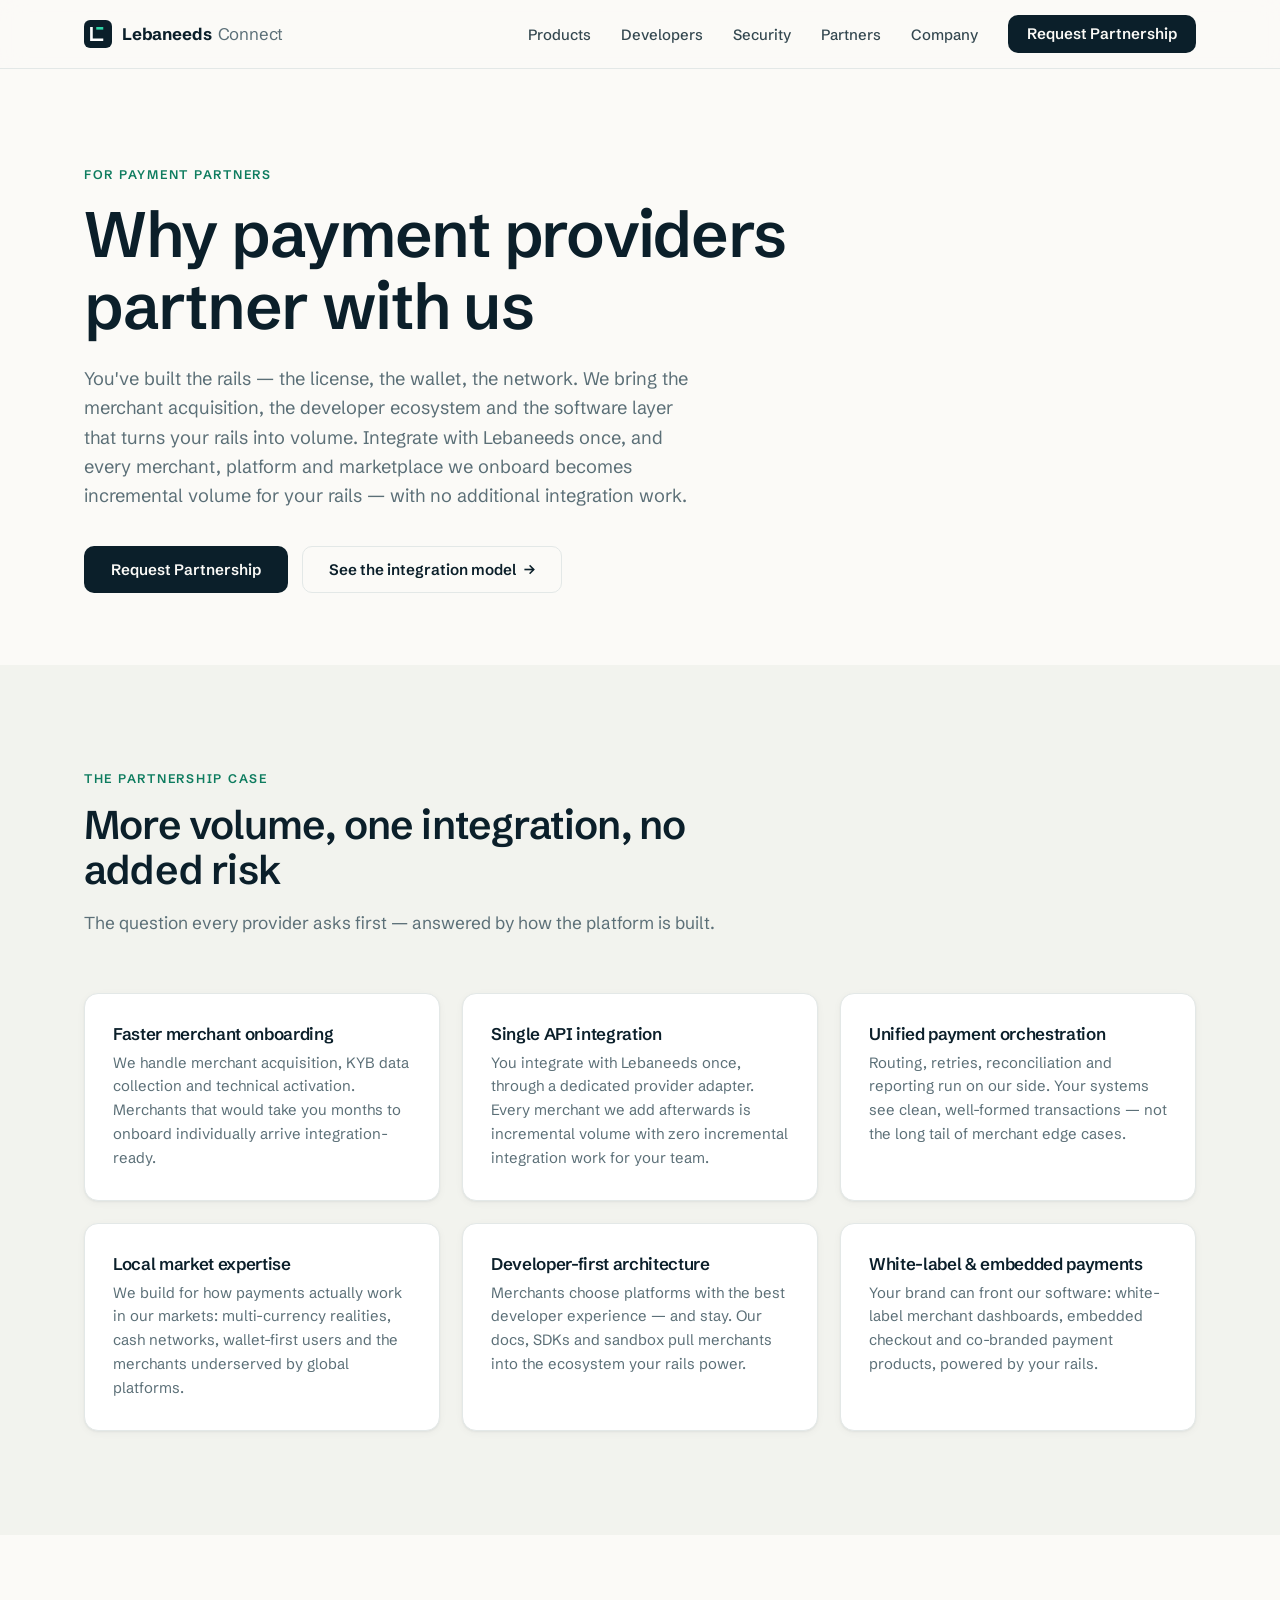
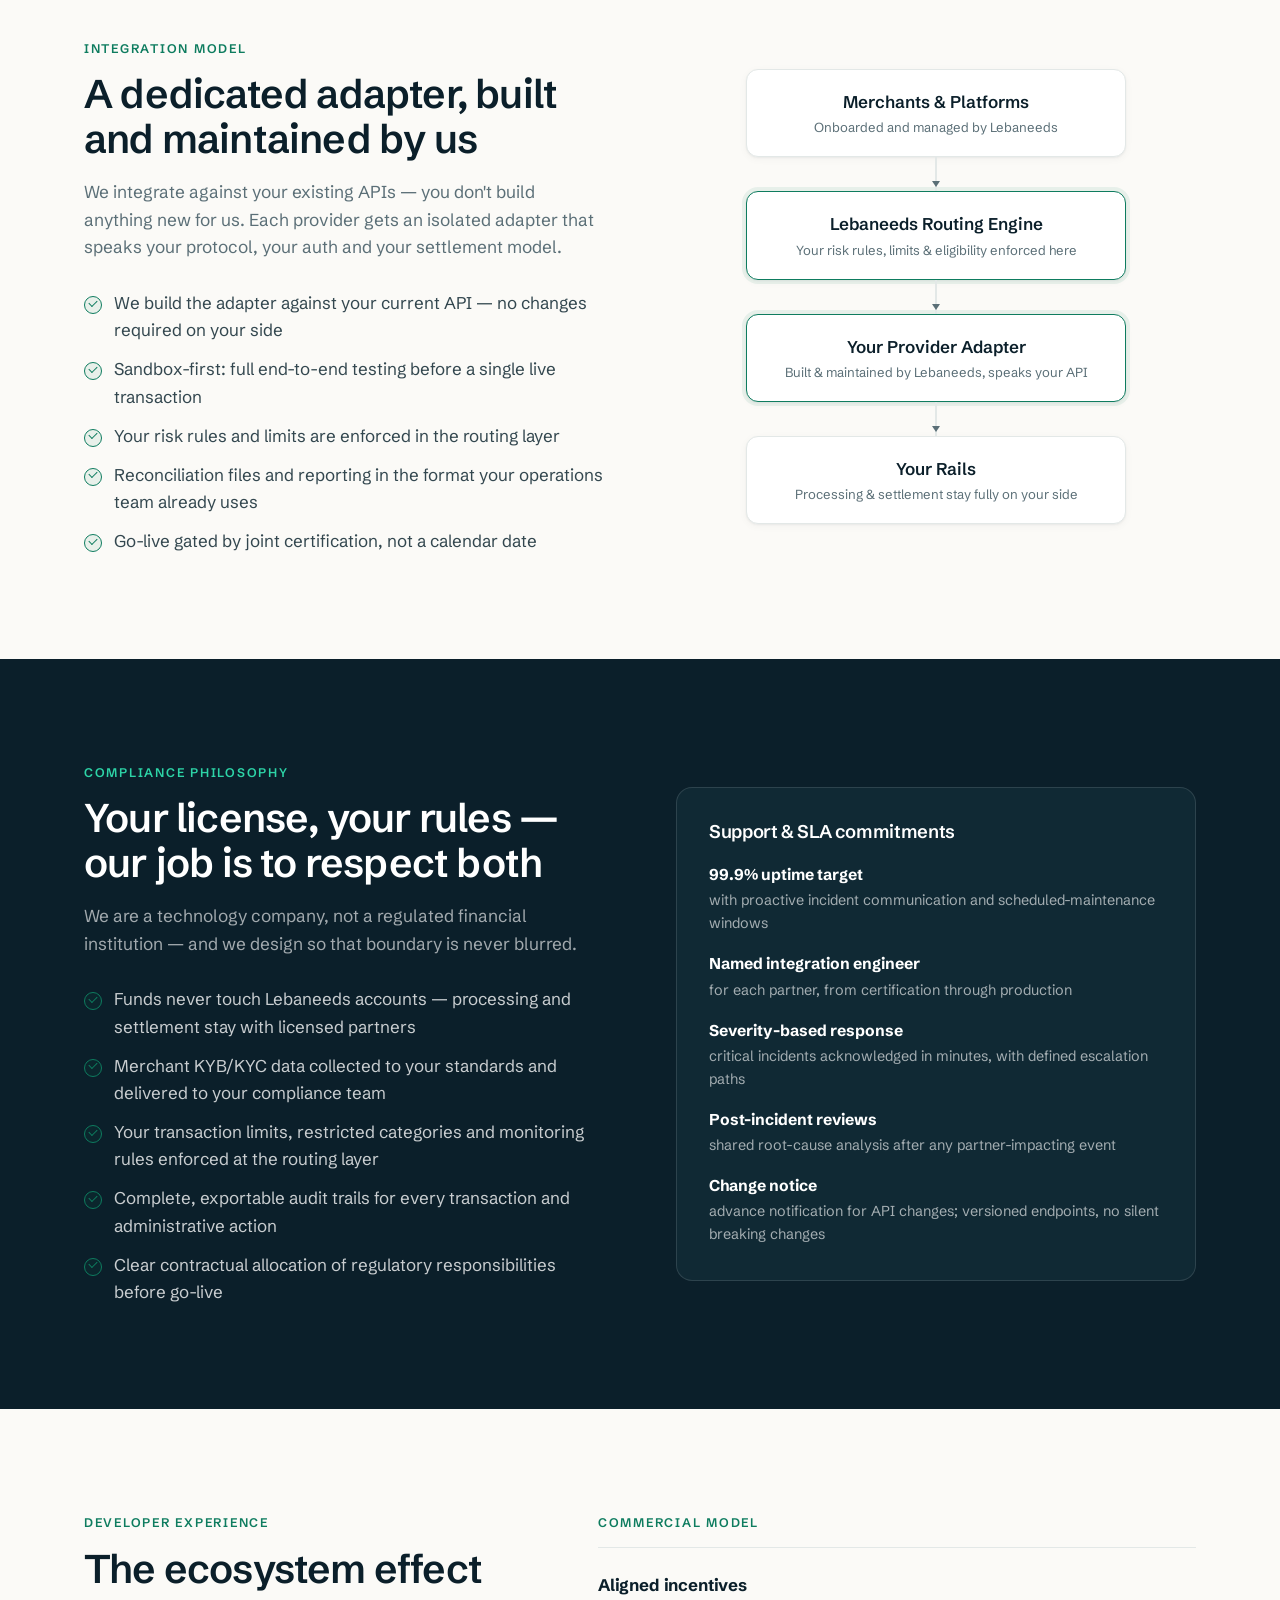
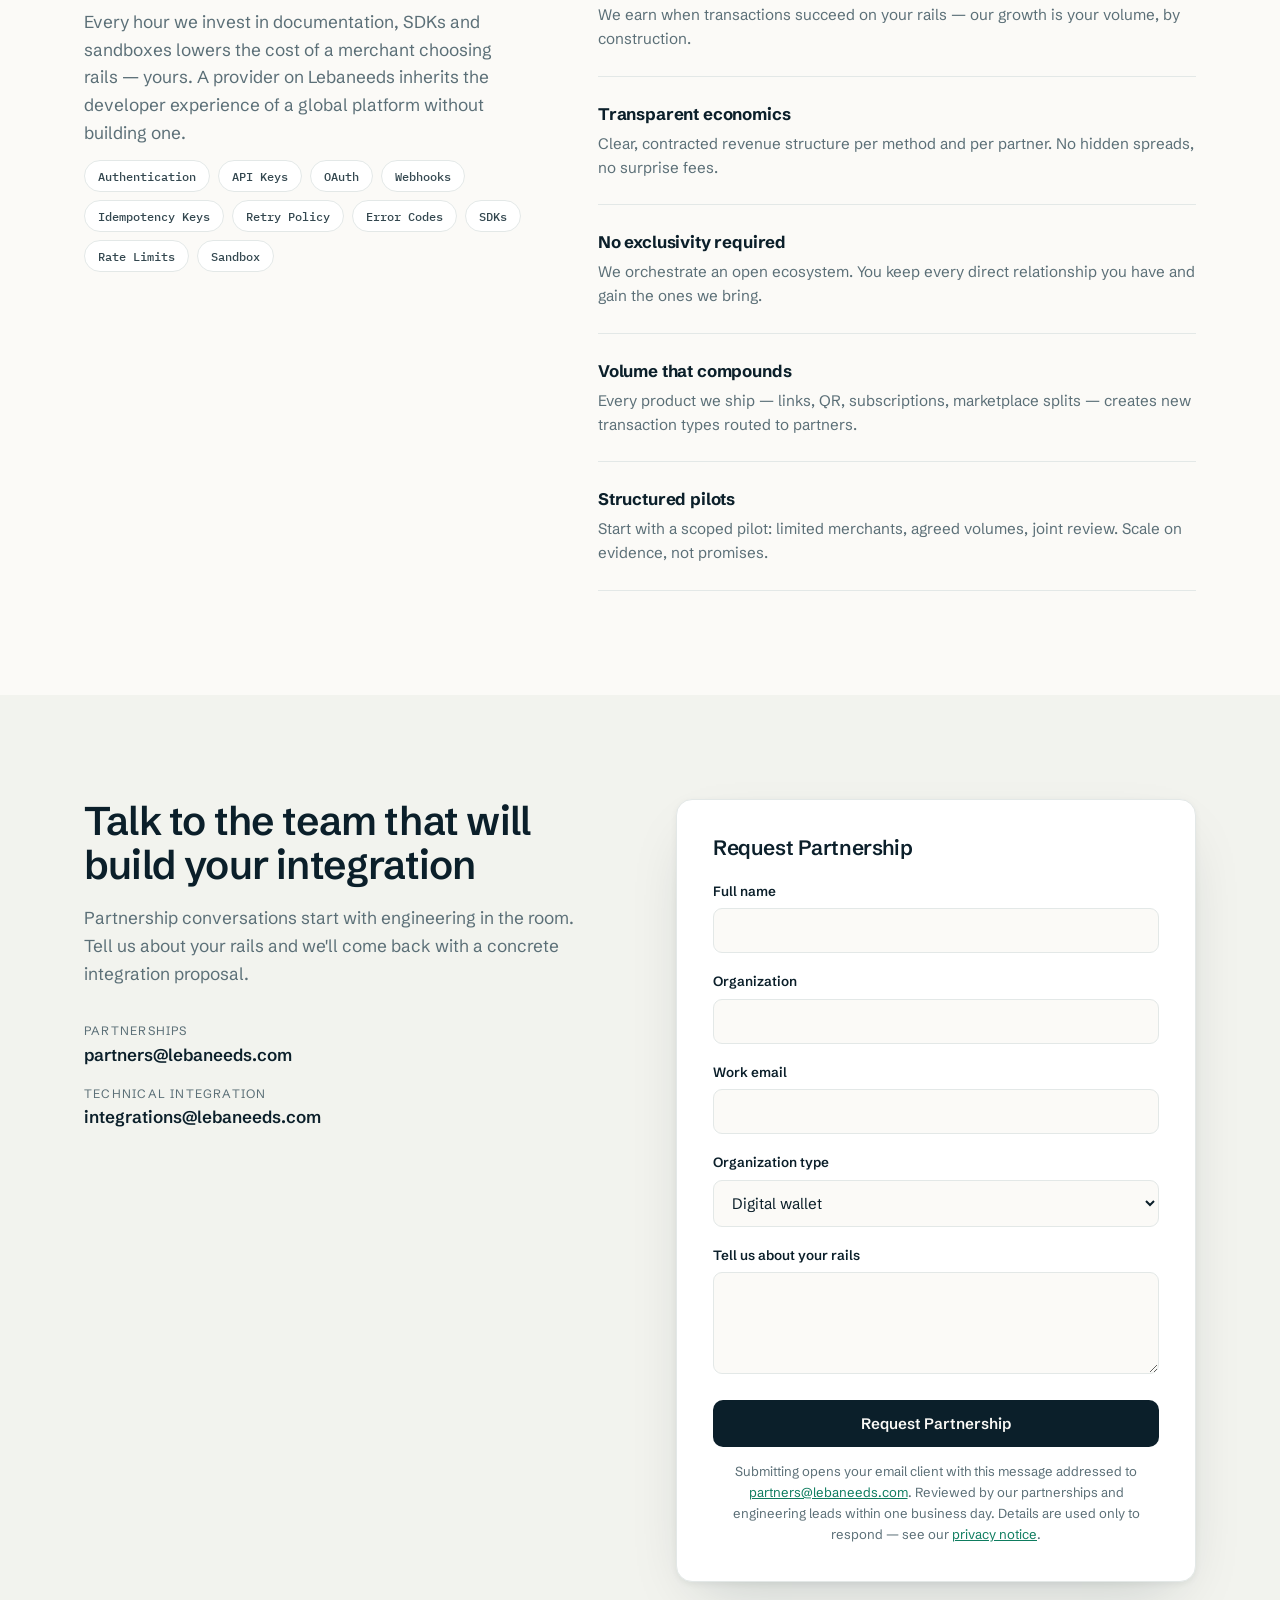
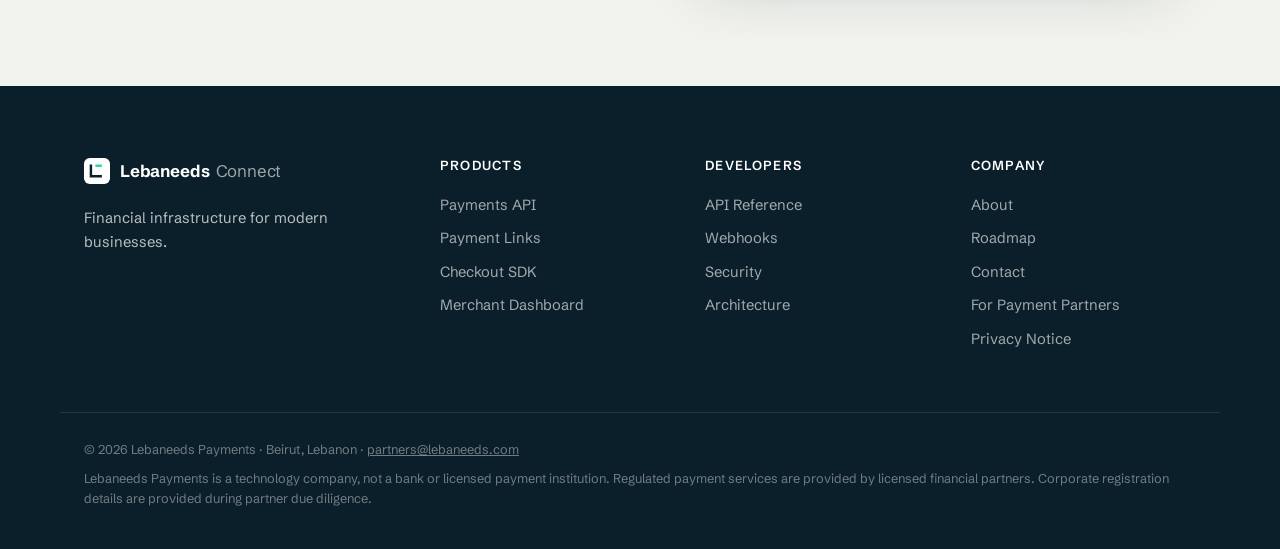
<file: partners.html>
<!DOCTYPE html>
<html lang="en">
<head>
<meta charset="UTF-8">
<meta name="viewport" content="width=device-width, initial-scale=1.0">
<title>For Payment Partners — Lebaneeds Connect</title>
<meta name="description" content="Why payment providers, wallets, banks and acquirers partner with Lebaneeds: one integration that brings a whole merchant ecosystem, without adding operational or compliance risk.">
<link rel="canonical" href="https://connect.lebaneeds.com/partners.html">
<meta name="theme-color" content="#0b1f2a">
<meta property="og:type" content="website">
<meta property="og:site_name" content="Lebaneeds Connect">
<meta property="og:title" content="For Payment Partners — Lebaneeds Connect">
<meta property="og:description" content="One integration that brings a whole merchant ecosystem, without adding operational or compliance risk.">
<meta property="og:url" content="https://connect.lebaneeds.com/partners.html">
<meta name="twitter:card" content="summary">
<meta name="twitter:title" content="For Payment Partners — Lebaneeds Connect">
<meta name="twitter:description" content="One integration that brings a whole merchant ecosystem, without adding operational or compliance risk.">
<link rel="preconnect" href="https://fonts.googleapis.com">
<link rel="preconnect" href="https://fonts.gstatic.com" crossorigin>
<link href="https://fonts.googleapis.com/css2?family=Schibsted+Grotesk:wght@400;500;600;700&family=IBM+Plex+Mono:wght@400;500&display=swap" rel="stylesheet">
<link rel="stylesheet" href="styles.css">
<link rel="icon" href="data:image/svg+xml,<svg xmlns='http://www.w3.org/2000/svg' viewBox='0 0 32 32'><rect width='32' height='32' rx='7' fill='%230b1f2a'/><path d='M10 8v13h12v3H7V8h3z' fill='%23ffffff'/><rect x='14' y='8' width='8' height='3' fill='%232dd4a7'/></svg>">
</head>
<body>

<a class="skip-link" href="#main">Skip to content</a>

<header class="site-header" id="top">
  <div class="container header-inner">
    <a class="brand" href="/" aria-label="Lebaneeds Connect home">
      <span class="brand-mark" aria-hidden="true">
        <svg viewBox="0 0 32 32" width="28" height="28"><rect width="32" height="32" rx="7" fill="var(--ink)"/><path d="M10 8v13h12v3H7V8h3z" fill="#fff"/><rect x="14" y="8" width="8" height="3" fill="var(--accent)"/></svg>
      </span>
      <span class="brand-name">Lebaneeds<span class="brand-sub">Connect</span></span>
    </a>
    <nav class="main-nav" aria-label="Primary">
      <button class="nav-toggle" aria-expanded="false" aria-controls="nav-list">
        <span class="nav-toggle-bar"></span><span class="nav-toggle-bar"></span>
        <span class="visually-hidden">Menu</span>
      </button>
      <ul class="nav-list" id="nav-list">
        <li><a href="/#products">Products</a></li>
        <li><a href="/#developers">Developers</a></li>
        <li><a href="/#security">Security</a></li>
        <li><a href="partners.html" aria-current="page">Partners</a></li>
        <li><a href="/#about">Company</a></li>
        <li class="nav-cta"><a class="btn btn-primary btn-sm" href="#partner-contact">Request Partnership</a></li>
      </ul>
    </nav>
  </div>
</header>

<main id="main">

  <!-- ============ HERO ============ -->
  <section class="hero hero-partners">
    <div class="container">
      <div class="hero-copy hero-copy-wide reveal">
        <p class="eyebrow">For Payment Partners</p>
        <h1>Why payment providers partner with us</h1>
        <p class="lede">You've built the rails — the license, the wallet, the network. We bring the merchant acquisition, the developer ecosystem and the software layer that turns your rails into volume. Integrate with Lebaneeds once, and every merchant, platform and marketplace we onboard becomes incremental volume for your rails — with no additional integration work.</p>
        <div class="hero-actions">
          <a class="btn btn-primary" href="#partner-contact">Request Partnership</a>
          <a class="btn btn-ghost" href="#integration-model">See the integration model <span aria-hidden="true">→</span></a>
        </div>
      </div>
    </div>
  </section>

  <!-- ============ VALUE FOR PROVIDERS ============ -->
  <section class="section section-tint" id="value">
    <div class="container">
      <div class="section-head reveal">
        <p class="eyebrow">The partnership case</p>
        <h2>More volume, one integration, no added risk</h2>
        <p class="section-lede">The question every provider asks first — answered by how the platform is built.</p>
      </div>
      <div class="card-grid">
        <article class="card reveal"><h3>Faster merchant onboarding</h3><p>We handle merchant acquisition, KYB data collection and technical activation. Merchants that would take you months to onboard individually arrive integration-ready.</p></article>
        <article class="card reveal"><h3>Single API integration</h3><p>You integrate with Lebaneeds once, through a dedicated provider adapter. Every merchant we add afterwards is incremental volume with zero incremental integration work for your team.</p></article>
        <article class="card reveal"><h3>Unified payment orchestration</h3><p>Routing, retries, reconciliation and reporting run on our side. Your systems see clean, well-formed transactions — not the long tail of merchant edge cases.</p></article>
        <article class="card reveal"><h3>Local market expertise</h3><p>We build for how payments actually work in our markets: multi-currency realities, cash networks, wallet-first users and the merchants underserved by global platforms.</p></article>
        <article class="card reveal"><h3>Developer-first architecture</h3><p>Merchants choose platforms with the best developer experience — and stay. Our docs, SDKs and sandbox pull merchants into the ecosystem your rails power.</p></article>
        <article class="card reveal"><h3>White-label &amp; embedded payments</h3><p>Your brand can front our software: white-label merchant dashboards, embedded checkout and co-branded payment products, powered by your rails.</p></article>
      </div>
    </div>
  </section>

  <!-- ============ INTEGRATION MODEL ============ -->
  <section class="section" id="integration-model">
    <div class="container arch-grid">
      <div class="arch-copy reveal">
        <p class="eyebrow">Integration model</p>
        <h2>A dedicated adapter, built and maintained by us</h2>
        <p class="section-lede">We integrate against your existing APIs — you don't build anything new for us. Each provider gets an isolated adapter that speaks your protocol, your auth and your settlement model.</p>
        <ul class="check-list">
          <li>We build the adapter against your current API — no changes required on your side</li>
          <li>Sandbox-first: full end-to-end testing before a single live transaction</li>
          <li>Your risk rules and limits are enforced in the routing layer</li>
          <li>Reconciliation files and reporting in the format your operations team already uses</li>
          <li>Go-live gated by joint certification, not a calendar date</li>
        </ul>
      </div>
      <div class="arch-diagram reveal delay-1" role="img" aria-label="Provider integration flow: merchants connect to the Lebaneeds API, the routing engine applies provider rules, a dedicated adapter connects to the provider's existing API, and settlement stays with the provider.">
        <div class="arch-node"><span class="arch-node-label">Merchants &amp; Platforms</span><span class="arch-node-sub">Onboarded and managed by Lebaneeds</span></div>
        <div class="arch-arrow" aria-hidden="true"><span></span></div>
        <div class="arch-node arch-node-core"><span class="arch-node-label">Lebaneeds Routing Engine</span><span class="arch-node-sub">Your risk rules, limits &amp; eligibility enforced here</span></div>
        <div class="arch-arrow" aria-hidden="true"><span></span></div>
        <div class="arch-node arch-node-core"><span class="arch-node-label">Your Provider Adapter</span><span class="arch-node-sub">Built &amp; maintained by Lebaneeds, speaks your API</span></div>
        <div class="arch-arrow" aria-hidden="true"><span></span></div>
        <div class="arch-node"><span class="arch-node-label">Your Rails</span><span class="arch-node-sub">Processing &amp; settlement stay fully on your side</span></div>
      </div>
    </div>
  </section>

  <!-- ============ COMPLIANCE ============ -->
  <section class="section section-dark" id="compliance">
    <div class="container arch-grid">
      <div class="arch-copy reveal">
        <p class="eyebrow eyebrow-light">Compliance philosophy</p>
        <h2>Your license, your rules — our job is to respect both</h2>
        <p class="section-lede">We are a technology company, not a regulated financial institution — and we design so that boundary is never blurred.</p>
        <ul class="check-list check-list-light">
          <li>Funds never touch Lebaneeds accounts — processing and settlement stay with licensed partners</li>
          <li>Merchant KYB/KYC data collected to your standards and delivered to your compliance team</li>
          <li>Your transaction limits, restricted categories and monitoring rules enforced at the routing layer</li>
          <li>Complete, exportable audit trails for every transaction and administrative action</li>
          <li>Clear contractual allocation of regulatory responsibilities before go-live</li>
        </ul>
      </div>
      <div class="reveal delay-1">
        <div class="sla-panel">
          <h3>Support &amp; SLA commitments</h3>
          <ul class="sla-list">
            <li><strong>99.9% uptime target</strong>with proactive incident communication and scheduled-maintenance windows</li>
            <li><strong>Named integration engineer</strong>for each partner, from certification through production</li>
            <li><strong>Severity-based response</strong>critical incidents acknowledged in minutes, with defined escalation paths</li>
            <li><strong>Post-incident reviews</strong>shared root-cause analysis after any partner-impacting event</li>
            <li><strong>Change notice</strong>advance notification for API changes; versioned endpoints, no silent breaking changes</li>
          </ul>
        </div>
      </div>
    </div>
  </section>

  <!-- ============ DEVELOPER EXPERIENCE + COMMERCIAL ============ -->
  <section class="section" id="commercial">
    <div class="container why-grid">
      <div class="why-copy reveal">
        <p class="eyebrow">Developer experience</p>
        <h2>The ecosystem effect</h2>
        <p class="section-lede">Every hour we invest in documentation, SDKs and sandboxes lowers the cost of a merchant choosing rails — yours. A provider on Lebaneeds inherits the developer experience of a global platform without building one.</p>
        <ul class="chip-list chip-list-ink" aria-label="Developer platform capabilities">
          <li>Authentication</li><li>API Keys</li><li>OAuth</li><li>Webhooks</li>
          <li>Idempotency Keys</li><li>Retry Policy</li><li>Error Codes</li>
          <li>SDKs</li><li>Rate Limits</li><li>Sandbox</li>
        </ul>
      </div>
      <div>
        <p class="eyebrow reveal">Commercial model</p>
        <ul class="why-list">
          <li class="reveal"><strong>Aligned incentives</strong>We earn when transactions succeed on your rails — our growth is your volume, by construction.</li>
          <li class="reveal"><strong>Transparent economics</strong>Clear, contracted revenue structure per method and per partner. No hidden spreads, no surprise fees.</li>
          <li class="reveal"><strong>No exclusivity required</strong>We orchestrate an open ecosystem. You keep every direct relationship you have and gain the ones we bring.</li>
          <li class="reveal"><strong>Volume that compounds</strong>Every product we ship — links, QR, subscriptions, marketplace splits — creates new transaction types routed to partners.</li>
          <li class="reveal"><strong>Structured pilots</strong>Start with a scoped pilot: limited merchants, agreed volumes, joint review. Scale on evidence, not promises.</li>
        </ul>
      </div>
    </div>
  </section>

  <!-- ============ CONTACT ============ -->
  <section class="section section-cta" id="partner-contact">
    <div class="container cta-grid">
      <div class="cta-copy reveal">
        <h2>Talk to the team that will build your integration</h2>
        <p class="section-lede">Partnership conversations start with engineering in the room. Tell us about your rails and we'll come back with a concrete integration proposal.</p>
        <ul class="contact-list">
          <li><span class="contact-label">Partnerships</span><a href="mailto:partners@lebaneeds.com">partners@lebaneeds.com</a></li>
          <li><span class="contact-label">Technical Integration</span><a href="mailto:integrations@lebaneeds.com">integrations@lebaneeds.com</a></li>
        </ul>
      </div>
      <form class="cta-form reveal delay-1" action="#" data-mailform="partners@lebaneeds.com" data-subject="Provider partnership request">
        <h3>Request Partnership</h3>
        <div class="field">
          <label for="p-name">Full name</label>
          <input id="p-name" name="name" type="text" autocomplete="name" required>
        </div>
        <div class="field">
          <label for="p-company">Organization</label>
          <input id="p-company" name="company" type="text" autocomplete="organization" required>
        </div>
        <div class="field">
          <label for="p-email">Work email</label>
          <input id="p-email" name="email" type="email" autocomplete="email" required>
        </div>
        <div class="field">
          <label for="p-type">Organization type</label>
          <select id="p-type" name="type">
            <option>Digital wallet</option>
            <option>Bank</option>
            <option>Card acquirer</option>
            <option>Cash network</option>
            <option>Payment gateway</option>
            <option>Fintech API provider</option>
          </select>
        </div>
        <div class="field">
          <label for="p-msg">Tell us about your rails</label>
          <textarea id="p-msg" name="message" rows="4"></textarea>
        </div>
        <button class="btn btn-primary btn-block" type="submit">Request Partnership</button>
        <p class="form-note">Submitting opens your email client with this message addressed to <a href="mailto:partners@lebaneeds.com">partners@lebaneeds.com</a>. Reviewed by our partnerships and engineering leads within one business day. Details are used only to respond — see our <a href="/privacy.html">privacy notice</a>.</p>
      </form>
    </div>
  </section>

</main>

<footer class="site-footer">
  <div class="container footer-grid">
    <div class="footer-brand">
      <a class="brand" href="/" aria-label="Lebaneeds Connect home">
        <span class="brand-mark" aria-hidden="true">
          <svg viewBox="0 0 32 32" width="26" height="26"><rect width="32" height="32" rx="7" fill="#fff"/><path d="M10 8v13h12v3H7V8h3z" fill="var(--ink)"/><rect x="14" y="8" width="8" height="3" fill="var(--accent)"/></svg>
        </span>
        <span class="brand-name brand-name-light">Lebaneeds<span class="brand-sub">Connect</span></span>
      </a>
      <p>Financial infrastructure for modern businesses.</p>
    </div>
    <nav class="footer-col" aria-label="Products">
      <h4>Products</h4>
      <a href="/#products">Payments API</a>
      <a href="/#products">Payment Links</a>
      <a href="/#products">Checkout SDK</a>
      <a href="/#dashboard">Merchant Dashboard</a>
    </nav>
    <nav class="footer-col" aria-label="Developers">
      <h4>Developers</h4>
      <a href="/#developers">API Reference</a>
      <a href="/#developers">Webhooks</a>
      <a href="/#security">Security</a>
      <a href="/#architecture">Architecture</a>
    </nav>
    <nav class="footer-col" aria-label="Company">
      <h4>Company</h4>
      <a href="/#about">About</a>
      <a href="/#roadmap">Roadmap</a>
      <a href="#partner-contact">Contact</a>
      <a href="partners.html">For Payment Partners</a>
      <a href="/privacy.html">Privacy Notice</a>
    </nav>
  </div>
  <div class="container footer-legal">
    <p>© 2026 Lebaneeds Payments · Beirut, Lebanon · <a href="mailto:partners@lebaneeds.com" style="color:inherit">partners@lebaneeds.com</a></p>
    <p>Lebaneeds Payments is a technology company, not a bank or licensed payment institution. Regulated payment services are provided by licensed financial partners. Corporate registration details are provided during partner due diligence.</p>
  </div>
</footer>

<script src="script.js"></script>
</body>
</html>
</file>
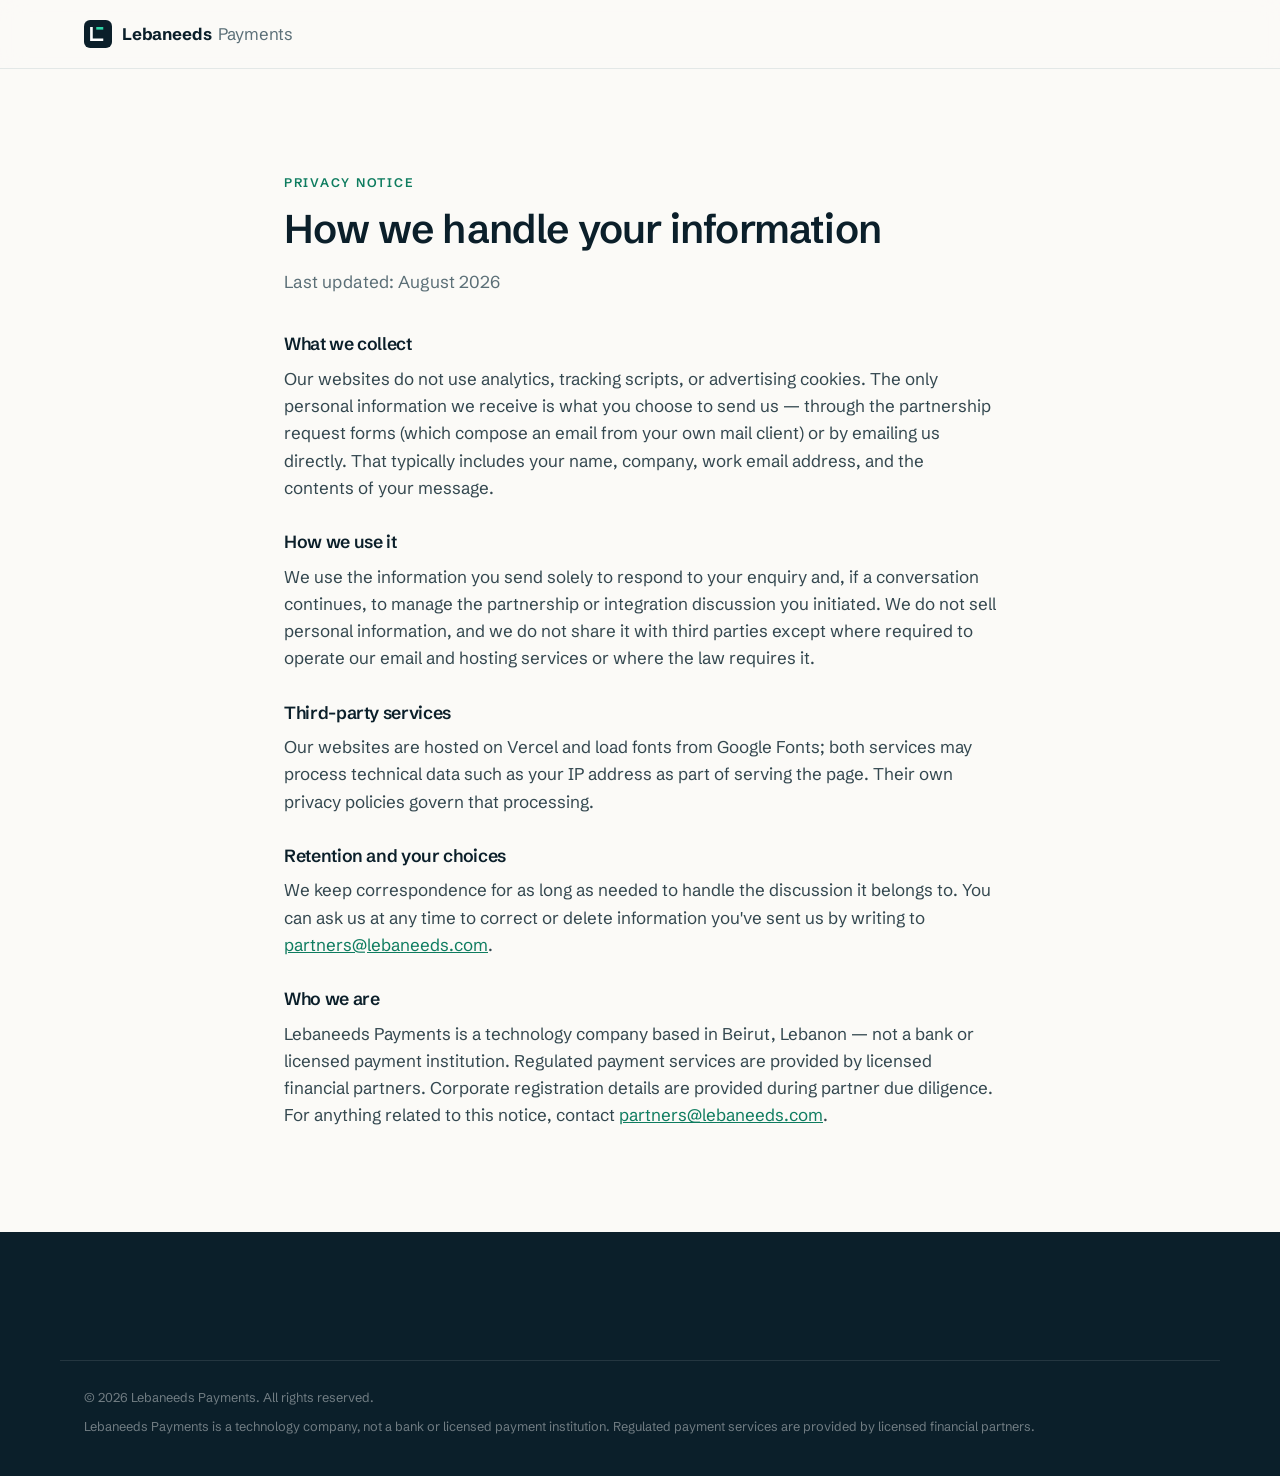
<file: privacy.html>
<!DOCTYPE html>
<html lang="en">
<head>
<meta charset="UTF-8">
<meta name="viewport" content="width=device-width, initial-scale=1.0">
<title>Privacy Notice — Lebaneeds Payments</title>
<meta name="description" content="How Lebaneeds Payments handles the information you share with us through our websites.">
<link rel="canonical" href="https://connect.lebaneeds.com/privacy.html">
<meta name="robots" content="noindex">
<meta name="theme-color" content="#0b1f2a">
<link rel="preconnect" href="https://fonts.googleapis.com">
<link rel="preconnect" href="https://fonts.gstatic.com" crossorigin>
<link href="https://fonts.googleapis.com/css2?family=Schibsted+Grotesk:wght@400;500;600;700&family=IBM+Plex+Mono:wght@400;500&display=swap" rel="stylesheet">
<link rel="stylesheet" href="styles.css">
<link rel="icon" href="data:image/svg+xml,<svg xmlns='http://www.w3.org/2000/svg' viewBox='0 0 32 32'><rect width='32' height='32' rx='7' fill='%230b1f2a'/><path d='M10 8v13h12v3H7V8h3z' fill='%23ffffff'/><rect x='14' y='8' width='8' height='3' fill='%232dd4a7'/></svg>">
</head>
<body>

<a class="skip-link" href="#main">Skip to content</a>

<header class="site-header" id="top">
  <div class="container header-inner">
    <a class="brand" href="/" aria-label="Lebaneeds home">
      <span class="brand-mark" aria-hidden="true">
        <svg viewBox="0 0 32 32" width="28" height="28"><rect width="32" height="32" rx="7" fill="var(--ink)"/><path d="M10 8v13h12v3H7V8h3z" fill="#fff"/><rect x="14" y="8" width="8" height="3" fill="var(--accent)"/></svg>
      </span>
      <span class="brand-name">Lebaneeds<span class="brand-sub">Payments</span></span>
    </a>
  </div>
</header>

<main id="main">
  <section class="section">
    <div class="container about-inner">
      <p class="eyebrow">Privacy Notice</p>
      <h2>How we handle your information</h2>
      <p class="section-lede">Last updated: August 2026</p>

      <div class="privacy-body">
        <h3>What we collect</h3>
        <p>Our websites do not use analytics, tracking scripts, or advertising cookies. The only personal information we receive is what you choose to send us — through the partnership request forms (which compose an email from your own mail client) or by emailing us directly. That typically includes your name, company, work email address, and the contents of your message.</p>

        <h3>How we use it</h3>
        <p>We use the information you send solely to respond to your enquiry and, if a conversation continues, to manage the partnership or integration discussion you initiated. We do not sell personal information, and we do not share it with third parties except where required to operate our email and hosting services or where the law requires it.</p>

        <h3>Third-party services</h3>
        <p>Our websites are hosted on Vercel and load fonts from Google Fonts; both services may process technical data such as your IP address as part of serving the page. Their own privacy policies govern that processing.</p>

        <h3>Retention and your choices</h3>
        <p>We keep correspondence for as long as needed to handle the discussion it belongs to. You can ask us at any time to correct or delete information you've sent us by writing to <a href="mailto:partners@lebaneeds.com">partners@lebaneeds.com</a>.</p>

        <h3>Who we are</h3>
        <p>Lebaneeds Payments is a technology company based in Beirut, Lebanon — not a bank or licensed payment institution. Regulated payment services are provided by licensed financial partners. Corporate registration details are provided during partner due diligence. For anything related to this notice, contact <a href="mailto:partners@lebaneeds.com">partners@lebaneeds.com</a>.</p>
      </div>
    </div>
  </section>
</main>

<footer class="site-footer">
  <div class="container footer-legal">
    <p>© 2026 Lebaneeds Payments. All rights reserved.</p>
    <p>Lebaneeds Payments is a technology company, not a bank or licensed payment institution. Regulated payment services are provided by licensed financial partners.</p>
  </div>
</footer>

</body>
</html>
</file>
<file: styles.css>
/* ============================================================
   Lebaneeds Payments — enterprise landing page
   ============================================================ */

:root {
  --ink: #0b1f2a;          /* deep petrol ink */
  --ink-soft: #33474f;
  --muted: #5b6f77;
  --line: #e3e8e7;
  --bg: #fbfaf7;           /* warm paper */
  --surface: #ffffff;
  --tint: #f2f3ee;
  --accent: #2dd4a7;
  --accent-deep: #0e7c5f;
  --accent-wash: rgba(14, 124, 95, 0.08);
  --dark: #0b1f2a;
  --dark-2: #102934;
  --code-bg: #0d232e;
  --radius: 14px;
  --font: "Schibsted Grotesk", "Helvetica Neue", Arial, sans-serif;
  --mono: "IBM Plex Mono", ui-monospace, "SF Mono", Menlo, monospace;
  --shadow-sm: 0 1px 2px rgba(11, 31, 42, .05), 0 2px 8px rgba(11, 31, 42, .04);
  --shadow-lg: 0 2px 6px rgba(11, 31, 42, .06), 0 24px 60px -24px rgba(11, 31, 42, .22);
}

@media (prefers-color-scheme: dark) {
  :root {
    --ink: #eef3f2;
    --ink-soft: #c4d1d0;
    --muted: #8fa3a5;
    --line: #223b44;
    --bg: #081820;
    --surface: #0d232e;
    --tint: #0b1f29;
    --accent-wash: rgba(45, 212, 167, 0.10);
    --dark: #061119;
    --dark-2: #0a1c26;
    --code-bg: #071720;
    --shadow-sm: 0 1px 2px rgba(0,0,0,.4);
    --shadow-lg: 0 24px 60px -24px rgba(0,0,0,.6);
  }
}

* { box-sizing: border-box; margin: 0; padding: 0; }

html { scroll-behavior: smooth; }
@media (prefers-reduced-motion: reduce) {
  html { scroll-behavior: auto; }
  *, *::before, *::after { animation: none !important; transition: none !important; }
}

body {
  font-family: var(--font);
  color: var(--ink);
  background: var(--bg);
  line-height: 1.6;
  font-size: 17px;
  -webkit-font-smoothing: antialiased;
  text-rendering: optimizeLegibility;
}

.container { max-width: 1160px; margin: 0 auto; padding: 0 24px; }

.visually-hidden {
  position: absolute; width: 1px; height: 1px; overflow: hidden;
  clip: rect(0 0 0 0); white-space: nowrap;
}
.skip-link {
  position: absolute; left: -9999px; top: 0; z-index: 100;
  background: var(--ink); color: #fff; padding: 10px 18px; border-radius: 0 0 8px 0;
}
.skip-link:focus { left: 0; }

h1, h2, h3, h4 { font-weight: 600; letter-spacing: -0.02em; line-height: 1.12; }
h1 { font-size: clamp(2.4rem, 5.4vw, 4rem); }
h2 { font-size: clamp(1.7rem, 3.4vw, 2.5rem); }
h3 { font-size: 1.06rem; }

a { color: inherit; }
:focus-visible { outline: 2px solid var(--accent-deep); outline-offset: 3px; border-radius: 3px; }

.eyebrow {
  font-size: .78rem; font-weight: 600; letter-spacing: .14em; text-transform: uppercase;
  color: var(--accent-deep); margin-bottom: 14px;
}
.eyebrow-light { color: var(--accent); }

.section { padding: 104px 0; }
.section-tint { background: var(--tint); }
.section-head { max-width: 640px; margin-bottom: 56px; }
.section-lede { color: var(--muted); margin-top: 16px; font-size: 1.08rem; }

/* ---------- Buttons ---------- */
.btn {
  display: inline-flex; align-items: center; gap: 8px;
  font: 600 .95rem/1 var(--font);
  padding: 15px 26px; border-radius: 10px; border: 1px solid transparent;
  cursor: pointer; text-decoration: none;
  transition: background .18s ease, color .18s ease, border-color .18s ease, transform .12s ease;
}
.btn:active { transform: translateY(1px); }
.btn-primary { background: var(--ink); color: var(--bg); }
.btn-primary:hover { background: var(--accent-deep); color: #fff; }
.btn-ghost { border-color: var(--line); color: var(--ink); background: transparent; }
.btn-ghost:hover { border-color: var(--ink); }
.btn-light { background: #fff; color: #0b1f2a; margin-top: 28px; }
.btn-light:hover { background: var(--accent); }
.btn-sm { padding: 10px 18px; }
.btn-block { width: 100%; justify-content: center; }

/* ---------- Header ---------- */
.site-header {
  position: sticky; top: 0; z-index: 50;
  background: color-mix(in srgb, var(--bg) 86%, transparent);
  backdrop-filter: blur(12px);
  border-bottom: 1px solid var(--line);
}
.header-inner { display: flex; align-items: center; justify-content: space-between; height: 68px; }
.brand { display: inline-flex; align-items: center; gap: 10px; text-decoration: none; }
.brand-mark svg { display: block; }
.brand-name { font-weight: 700; letter-spacing: -0.01em; font-size: 1.05rem; }
.brand-sub { font-weight: 400; color: var(--muted); margin-left: 6px; }
.brand-name-light { color: #fff; }
.brand-name-light .brand-sub { color: rgba(255,255,255,.6); }

.nav-list { display: flex; align-items: center; gap: 30px; list-style: none; }
.nav-list a:not(.btn) {
  text-decoration: none; font-size: .93rem; font-weight: 500; color: var(--ink-soft);
  transition: color .15s ease;
}
.nav-list a:not(.btn):hover { color: var(--ink); }
.nav-toggle { display: none; }

/* ---------- Hero ---------- */
.hero { padding: 96px 0 88px; overflow: hidden; }
.hero-grid {
  display: grid; grid-template-columns: 1.05fr .95fr; gap: 64px; align-items: center;
}
.lede { color: var(--muted); font-size: 1.14rem; margin-top: 22px; max-width: 34em; }
.hero-actions { display: flex; flex-wrap: wrap; gap: 14px; margin-top: 36px; }
.hero-facts {
  display: flex; gap: 34px; list-style: none; margin-top: 46px;
  color: var(--muted); font-size: .9rem;
}
.hero-facts strong { display: block; color: var(--ink); font-size: 1.15rem; letter-spacing: -0.01em; }

/* ---------- Code windows ---------- */
.code-window {
  background: var(--code-bg); border-radius: var(--radius);
  box-shadow: var(--shadow-lg); overflow: hidden;
  border: 1px solid rgba(255,255,255,.06);
}
.code-window-bar {
  display: flex; align-items: center; gap: 7px;
  padding: 13px 18px; border-bottom: 1px solid rgba(255,255,255,.07);
}
.dot { width: 10px; height: 10px; border-radius: 50%; background: rgba(255,255,255,.16); }
.code-window-title {
  margin-left: 10px; font: 400 .74rem var(--mono); color: rgba(255,255,255,.45);
}
.code {
  font: 400 .82rem/1.7 var(--mono); color: #d7e4e2;
  padding: 20px 22px; overflow-x: auto; tab-size: 2;
}
.code .c { color: #6b8a93; }
.code .k { color: #7dd3fc; }
.code .s { color: #86e8c8; }
.code .n { color: #fcd34d; }
.code .p { color: #a5c3ce; }
.code-response { border-top: 1px solid rgba(255,255,255,.07); padding-top: 8px; }
.badge {
  display: inline-block; font: 500 .7rem var(--mono);
  padding: 3px 10px; border-radius: 99px; margin: 12px 0 0 22px;
}
.badge-ok { background: rgba(45,212,167,.14); color: var(--accent); }

/* ---------- Integrations strip ---------- */
.integrations { border-block: 1px solid var(--line); padding: 34px 0; background: var(--surface); }
.strip-label {
  text-align: center; font-size: .78rem; letter-spacing: .12em; text-transform: uppercase;
  color: var(--muted); margin-bottom: 22px;
}
.method-strip {
  display: flex; flex-wrap: wrap; justify-content: center; gap: 14px 44px;
  list-style: none; font-weight: 600; color: var(--ink-soft); font-size: .98rem;
}
.method-strip li { display: inline-flex; align-items: center; gap: 10px; }
.method-icon { color: var(--accent-deep); font-size: 1.05rem; }
.strip-note {
  text-align: center; font-size: .85rem; color: var(--muted); margin-top: 22px;
}

/* ---------- Product cards ---------- */
.card-grid {
  display: grid; grid-template-columns: repeat(3, 1fr); gap: 22px;
}
.card {
  background: var(--surface); border: 1px solid var(--line); border-radius: var(--radius);
  padding: 30px 28px; box-shadow: var(--shadow-sm);
  transition: transform .2s ease, box-shadow .2s ease, border-color .2s ease;
}
.card:hover { transform: translateY(-3px); box-shadow: var(--shadow-lg); border-color: var(--accent-deep); }
.card-outline { background: transparent; border-style: dashed; box-shadow: none; }
.card-icon {
  width: 42px; height: 42px; border-radius: 10px; margin-bottom: 20px;
  display: grid; place-items: center;
  background: var(--accent-wash); color: var(--accent-deep);
}
.card-icon svg { width: 22px; height: 22px; }
.card p { color: var(--muted); font-size: .93rem; margin-top: 8px; }

/* ---------- Architecture ---------- */
.arch-grid { display: grid; grid-template-columns: 1fr 1fr; gap: 72px; align-items: center; }
.check-list { list-style: none; margin-top: 28px; display: grid; gap: 12px; }
.check-list li { padding-left: 30px; position: relative; color: var(--ink-soft); }
.check-list li::before {
  content: ""; position: absolute; left: 0; top: 7px; width: 16px; height: 16px;
  border-radius: 50%; background: var(--accent-wash);
  border: 1.5px solid var(--accent-deep);
}
.check-list li::after {
  content: ""; position: absolute; left: 4.5px; top: 10.5px; width: 7px; height: 4px;
  border-left: 1.5px solid var(--accent-deep); border-bottom: 1.5px solid var(--accent-deep);
  transform: rotate(-45deg);
}
.check-list-light li { color: rgba(255,255,255,.78); }

.arch-diagram { display: grid; gap: 0; justify-items: center; }
.arch-node {
  width: 100%; max-width: 380px; text-align: center;
  background: var(--surface); border: 1px solid var(--line); border-radius: 12px;
  padding: 18px 22px; box-shadow: var(--shadow-sm);
}
.arch-node-core {
  border-color: var(--accent-deep);
  box-shadow: 0 0 0 4px var(--accent-wash), var(--shadow-sm);
}
.arch-node-label { display: block; font-weight: 600; }
.arch-node-sub { display: block; font-size: .82rem; color: var(--muted); margin-top: 2px; }
.arch-arrow { height: 34px; display: grid; place-items: center; }
.arch-arrow span {
  display: block; width: 1.5px; height: 100%; background: var(--line); position: relative;
}
.arch-arrow span::after {
  content: ""; position: absolute; bottom: 0; left: -3.25px;
  border: 4px solid transparent; border-top: 6px solid var(--muted);
}

/* ---------- Developers (dark) ---------- */
.section-dark { background: var(--dark); color: #fff; }
.section-dark h2 { color: #fff; }
.section-dark .section-lede { color: rgba(255,255,255,.62); }
.dev-grid { display: grid; grid-template-columns: .9fr 1.1fr; gap: 72px; align-items: start; }

.tabs { display: flex; gap: 8px; margin-bottom: 14px; flex-wrap: wrap; }
.tab {
  font: 500 .8rem var(--mono); color: rgba(255,255,255,.6);
  background: rgba(255,255,255,.06); border: 1px solid rgba(255,255,255,.1);
  border-radius: 8px; padding: 9px 14px; cursor: pointer;
  transition: background .15s ease, color .15s ease;
}
.tab:hover { color: #fff; }
.tab.is-active { background: var(--accent); border-color: var(--accent); color: #06231b; }
.code-window-dark { border-color: rgba(255,255,255,.1); }

.dev-subhead {
  margin-top: 34px; font-size: .8rem; text-transform: uppercase;
  letter-spacing: .12em; color: rgba(255,255,255,.5); font-weight: 600;
}
.chip-list {
  list-style: none; display: flex; flex-wrap: wrap; gap: 8px; margin-top: 14px;
}
.chip-list li {
  font: 500 .78rem var(--mono);
  padding: 7px 13px; border-radius: 99px;
  border: 1px solid rgba(255,255,255,.16); color: rgba(255,255,255,.78);
}
.chip-list-ink li { border-color: var(--line); color: var(--ink-soft); background: var(--surface); }

/* ---------- Dashboard mockup ---------- */
.dash {
  display: grid; grid-template-columns: 200px 1fr;
  background: var(--surface); border: 1px solid var(--line);
  border-radius: 16px; overflow: hidden; box-shadow: var(--shadow-lg);
}
.dash-side { background: var(--tint); border-right: 1px solid var(--line); padding: 22px 0; }
.dash-logo {
  width: 30px; height: 30px; margin: 0 20px 20px; border-radius: 8px;
  background: var(--ink); color: var(--bg); font-weight: 700;
  display: grid; place-items: center; font-size: .9rem;
}
.dash-side ul { list-style: none; font-size: .84rem; color: var(--muted); }
.dash-side li { padding: 9px 20px; border-left: 2px solid transparent; }
.dash-side li.is-active {
  color: var(--accent-deep); font-weight: 600;
  border-left-color: var(--accent-deep); background: var(--accent-wash);
}
.dash-main { padding: 24px 28px 28px; min-width: 0; }
.dash-topbar { display: flex; justify-content: space-between; align-items: center; margin-bottom: 20px; }
.dash-title { font-weight: 600; }
.dash-range { font-size: .8rem; color: var(--muted); border: 1px solid var(--line); border-radius: 8px; padding: 5px 10px; }
.dash-stats { display: grid; grid-template-columns: repeat(4, 1fr); gap: 14px; margin-bottom: 20px; }
.stat { border: 1px solid var(--line); border-radius: 10px; padding: 13px 15px; }
.stat-label { display: block; font-size: .72rem; color: var(--muted); text-transform: uppercase; letter-spacing: .06em; }
.stat-value { display: block; font-weight: 700; font-size: 1.12rem; letter-spacing: -0.01em; margin-top: 3px; }
.stat-delta { font-size: .74rem; color: var(--muted); }
.stat-delta.up { color: var(--accent-deep); }
.dash-chart { border: 1px solid var(--line); border-radius: 10px; overflow: hidden; margin-bottom: 20px; }
.dash-chart svg { display: block; width: 100%; height: 120px; }
.dash-table { border: 1px solid var(--line); border-radius: 10px; overflow: hidden; font-size: .84rem; }
.dash-row {
  display: grid; grid-template-columns: 1.2fr 1fr 1fr .9fr; gap: 10px;
  padding: 11px 16px; border-top: 1px solid var(--line); align-items: center;
}
.dash-row:first-child { border-top: 0; }
.dash-row-head { background: var(--tint); font-weight: 600; font-size: .74rem; text-transform: uppercase; letter-spacing: .05em; color: var(--muted); }
.dash-row span:first-child { font-family: var(--mono); font-size: .78rem; }
.pill {
  justify-self: start; font-size: .72rem; font-weight: 600;
  padding: 3px 10px; border-radius: 99px;
}
.pill-ok { background: var(--accent-wash); color: var(--accent-deep); }
.pill-pending { background: rgba(217, 164, 22, .12); color: #9a7208; }
.mock-note { text-align: center; font-size: .8rem; color: var(--muted); margin-top: 16px; }
.form-note a { color: var(--accent-deep); }

/* ---------- Privacy page ---------- */
.privacy-body { margin-top: 40px; }
.privacy-body h3 { margin-top: 32px; font-size: 1.1rem; }
.privacy-body p { color: var(--ink-soft); margin-top: 10px; max-width: 46em; }
.privacy-body a { color: var(--accent-deep); }

/* ---------- Security ---------- */
.sec-grid { display: grid; grid-template-columns: repeat(4, 1fr); gap: 22px; }
.sec-item {
  background: var(--surface); border: 1px solid var(--line); border-radius: var(--radius);
  padding: 24px 22px;
}
.sec-item h3 { font-size: .98rem; }
.sec-item p { color: var(--muted); font-size: .87rem; margin-top: 7px; }
.trust-note {
  margin-top: 40px; max-width: 640px;
  padding: 18px 22px; border-left: 3px solid var(--accent-deep);
  background: var(--surface); border-radius: 0 10px 10px 0;
  font-size: .95rem; color: var(--ink-soft);
}

/* ---------- Roadmap ---------- */
.roadmap {
  list-style: none; counter-reset: step;
  display: grid; grid-template-columns: repeat(4, 1fr); gap: 22px;
}
.roadmap li {
  position: relative; border: 1px solid var(--line); border-radius: var(--radius);
  background: var(--surface); padding: 24px 22px; box-shadow: var(--shadow-sm);
}
.roadmap li.is-live { border-color: var(--accent-deep); }
.roadmap-status {
  display: inline-block; font-size: .68rem; font-weight: 700;
  text-transform: uppercase; letter-spacing: .1em;
  padding: 3px 10px; border-radius: 99px; margin-bottom: 12px;
  background: var(--tint); color: var(--muted);
}
.is-live .roadmap-status { background: var(--accent-wash); color: var(--accent-deep); }
.roadmap strong { display: block; font-size: 1.02rem; letter-spacing: -0.01em; }
.roadmap p { color: var(--muted); font-size: .86rem; margin-top: 6px; }

/* ---------- Partners page ---------- */
.hero-partners { padding-bottom: 72px; }
.hero-copy-wide { max-width: 780px; }
.sla-panel {
  background: var(--dark-2); border: 1px solid rgba(255,255,255,.12);
  border-radius: 16px; padding: 34px 32px;
}
.sla-panel h3 { color: #fff; font-size: 1.15rem; margin-bottom: 20px; }
.sla-list { list-style: none; display: grid; gap: 16px; }
.sla-list li { color: rgba(255,255,255,.62); font-size: .9rem; }
.sla-list strong { display: block; color: #fff; font-size: .98rem; margin-bottom: 2px; }

/* ---------- Why partner ---------- */
.why-grid { display: grid; grid-template-columns: .85fr 1.15fr; gap: 72px; align-items: start; }
.why-copy { position: sticky; top: 110px; }
.why-copy .btn { margin-top: 30px; }
.why-list { list-style: none; display: grid; gap: 0; }
.why-list li {
  padding: 24px 0; border-top: 1px solid var(--line);
  color: var(--muted); font-size: .95rem;
}
.why-list li:last-child { border-bottom: 1px solid var(--line); }
.why-list strong { display: block; color: var(--ink); font-size: 1.05rem; margin-bottom: 4px; letter-spacing: -0.01em; }

/* ---------- Enterprise ---------- */
.built-for {
  list-style: none; display: grid; grid-template-columns: repeat(6, 1fr); gap: 16px;
}
.built-for li {
  border: 1px solid rgba(255,255,255,.14); border-radius: 12px;
  padding: 26px 10px; text-align: center; font-weight: 600; letter-spacing: -0.01em;
  transition: border-color .2s ease, background .2s ease;
}
.built-for li:hover { border-color: var(--accent); background: rgba(45,212,167,.06); }

/* ---------- About ---------- */
.about-inner { max-width: 760px; }
.about-text { font-size: 1.28rem; line-height: 1.55; letter-spacing: -0.01em; margin-top: 20px; color: var(--ink-soft); }
.about-note {
  margin-top: 26px; padding: 16px 20px; border-left: 3px solid var(--accent-deep);
  background: var(--accent-wash); border-radius: 0 10px 10px 0;
  font-size: .92rem; color: var(--ink-soft);
}

/* ---------- Contact ---------- */
.section-cta { background: var(--tint); }
.cta-grid { display: grid; grid-template-columns: 1fr 1fr; gap: 72px; align-items: start; }
.contact-list { list-style: none; margin-top: 34px; display: grid; gap: 16px; }
.contact-label { display: block; font-size: .76rem; text-transform: uppercase; letter-spacing: .1em; color: var(--muted); }
.contact-list a { font-weight: 600; text-decoration: none; color: var(--ink); }
.contact-list a:hover { color: var(--accent-deep); }

.cta-form {
  background: var(--surface); border: 1px solid var(--line); border-radius: 16px;
  padding: 36px; box-shadow: var(--shadow-lg);
}
.cta-form h3 { font-size: 1.3rem; margin-bottom: 22px; }
.field { margin-bottom: 18px; }
.field label { display: block; font-size: .84rem; font-weight: 600; margin-bottom: 6px; }
.field input, .field select, .field textarea {
  width: 100%; font: 400 .95rem var(--font); color: var(--ink);
  background: var(--bg); border: 1px solid var(--line); border-radius: 9px;
  padding: 12px 14px; transition: border-color .15s ease, box-shadow .15s ease;
}
.field input:focus, .field select:focus, .field textarea:focus {
  outline: none; border-color: var(--accent-deep);
  box-shadow: 0 0 0 3px var(--accent-wash);
}
.form-note { text-align: center; font-size: .82rem; color: var(--muted); margin-top: 14px; }

/* ---------- Footer ---------- */
.site-footer { background: var(--dark); color: rgba(255,255,255,.72); padding: 72px 0 40px; }
.footer-grid { display: grid; grid-template-columns: 1.4fr 1fr 1fr 1fr; gap: 40px; }
.footer-brand p { margin-top: 16px; font-size: .92rem; max-width: 24em; }
.footer-col h4 { color: #fff; font-size: .82rem; text-transform: uppercase; letter-spacing: .1em; margin-bottom: 16px; }
.footer-col a { display: block; text-decoration: none; font-size: .92rem; padding: 5px 0; color: rgba(255,255,255,.62); }
.footer-col a:hover { color: var(--accent); }
.footer-legal {
  margin-top: 56px; padding-top: 26px; border-top: 1px solid rgba(255,255,255,.1);
  font-size: .8rem; color: rgba(255,255,255,.42);
  display: grid; gap: 8px;
}

/* ---------- Reveal on scroll ---------- */
.reveal { opacity: 0; transform: translateY(18px); transition: opacity .6s ease, transform .6s ease; }
.reveal.is-visible { opacity: 1; transform: none; }
.delay-1 { transition-delay: .12s; }
@media (prefers-reduced-motion: reduce) {
  .reveal { opacity: 1; transform: none; }
}

/* ============================================================
   Responsive
   ============================================================ */
@media (max-width: 1000px) {
  .hero-grid, .arch-grid, .dev-grid, .why-grid, .cta-grid { grid-template-columns: 1fr; gap: 48px; }
  .card-grid { grid-template-columns: repeat(2, 1fr); }
  .sec-grid { grid-template-columns: repeat(2, 1fr); }
  .built-for { grid-template-columns: repeat(3, 1fr); }
  .roadmap { grid-template-columns: repeat(2, 1fr); }
  .footer-grid { grid-template-columns: 1fr 1fr; }
  .why-copy { position: static; }
  .section { padding: 80px 0; }
  .hero { padding: 64px 0; }
}

@media (max-width: 640px) {
  body { font-size: 16px; }
  .card-grid, .sec-grid { grid-template-columns: 1fr; }
  .built-for { grid-template-columns: repeat(2, 1fr); }
  .roadmap { grid-template-columns: 1fr; }
  .footer-grid { grid-template-columns: 1fr; }
  .dash { grid-template-columns: 1fr; }
  .dash-side { display: none; }
  .dash-stats { grid-template-columns: repeat(2, 1fr); }
  .dash-row { grid-template-columns: 1.3fr 1fr .9fr; }
  .dash-row span:nth-child(2) { display: none; }
  .hero-facts { gap: 22px; flex-wrap: wrap; }
  .cta-form { padding: 26px 20px; }

  /* Mobile nav */
  .nav-toggle {
    display: grid; gap: 5px; background: none; border: 0; padding: 10px; cursor: pointer;
  }
  .nav-toggle-bar { width: 22px; height: 2px; background: var(--ink); transition: transform .2s ease, opacity .2s ease; }
  .nav-toggle[aria-expanded="true"] .nav-toggle-bar:first-child { transform: translateY(3.5px) rotate(45deg); }
  .nav-toggle[aria-expanded="true"] .nav-toggle-bar:last-child { transform: translateY(-3.5px) rotate(-45deg); }
  .nav-list {
    display: none; position: absolute; top: 68px; left: 0; right: 0;
    flex-direction: column; align-items: flex-start; gap: 4px;
    background: var(--surface); border-bottom: 1px solid var(--line);
    padding: 18px 24px 24px; box-shadow: var(--shadow-lg);
  }
  .nav-list.is-open { display: flex; }
  .nav-list li { width: 100%; }
  .nav-list a:not(.btn) { display: block; padding: 10px 0; font-size: 1rem; }
  .nav-cta { margin-top: 10px; }
}
</file>
